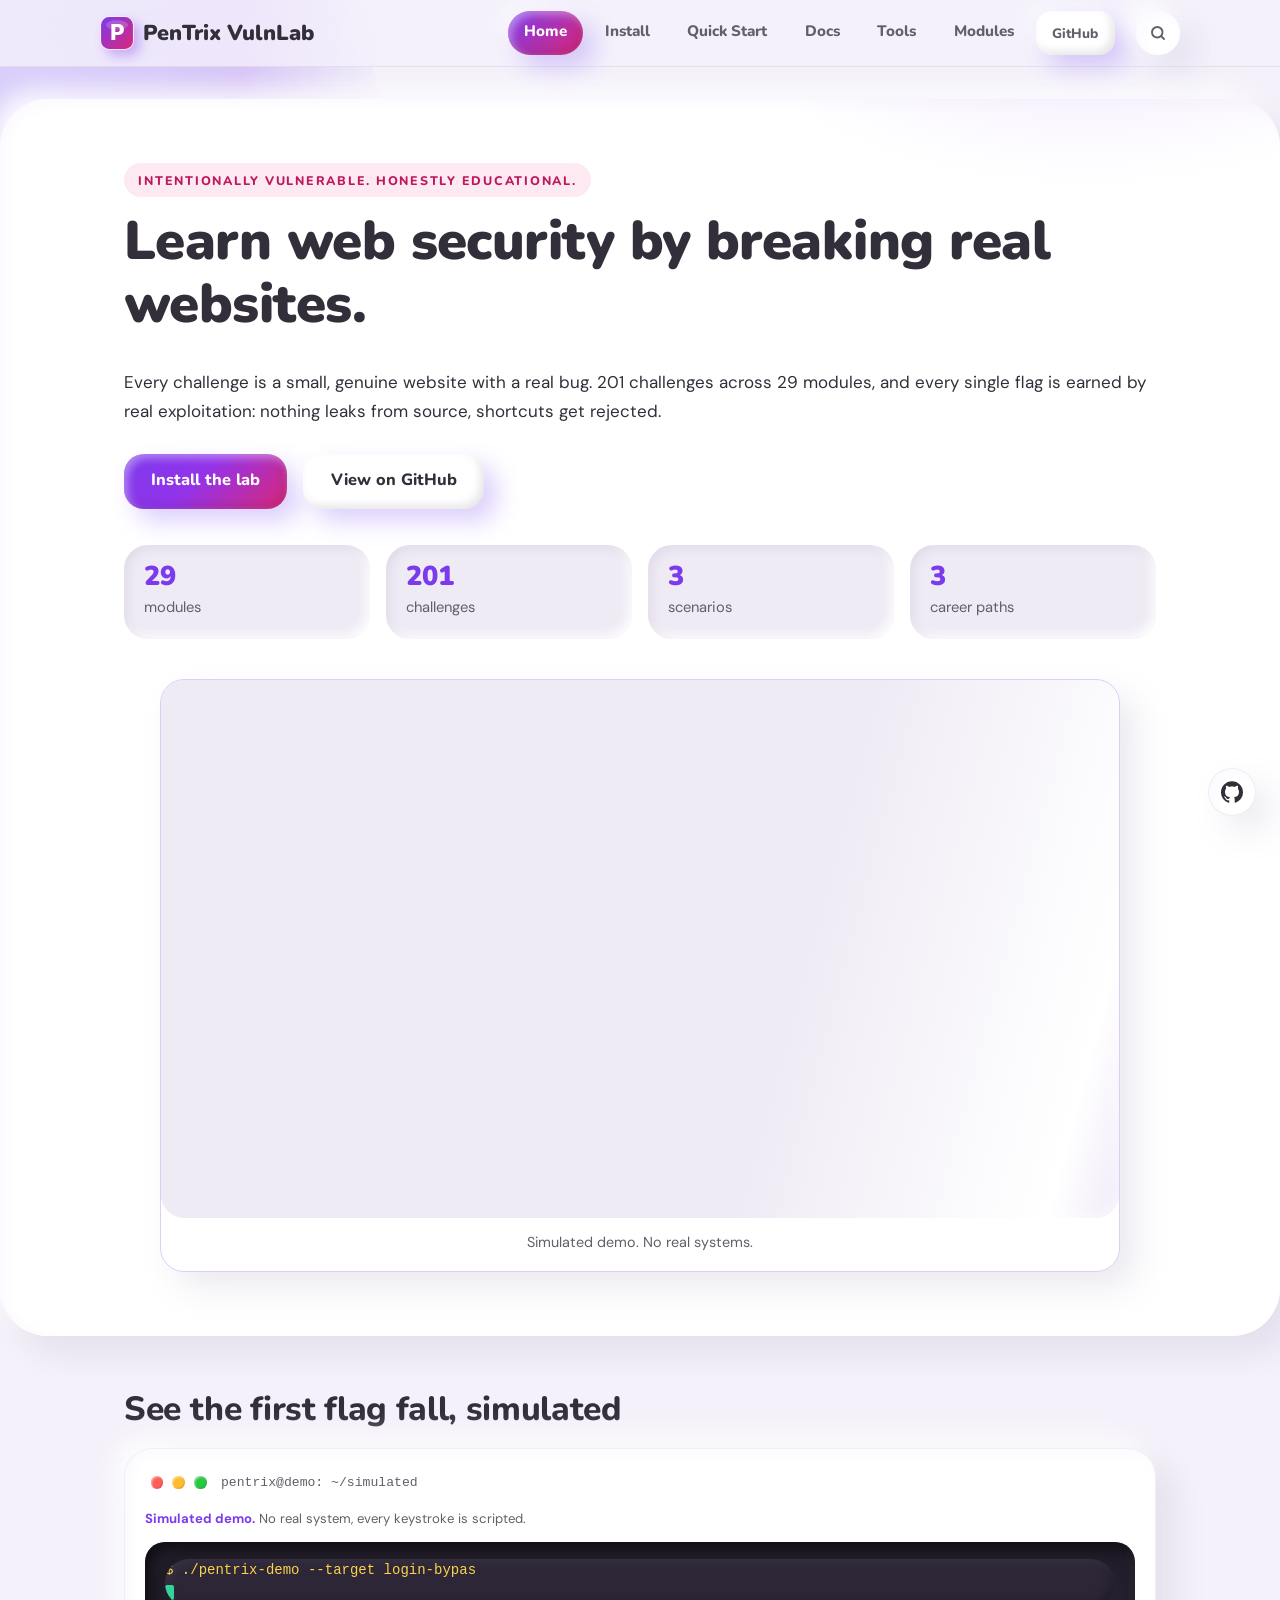
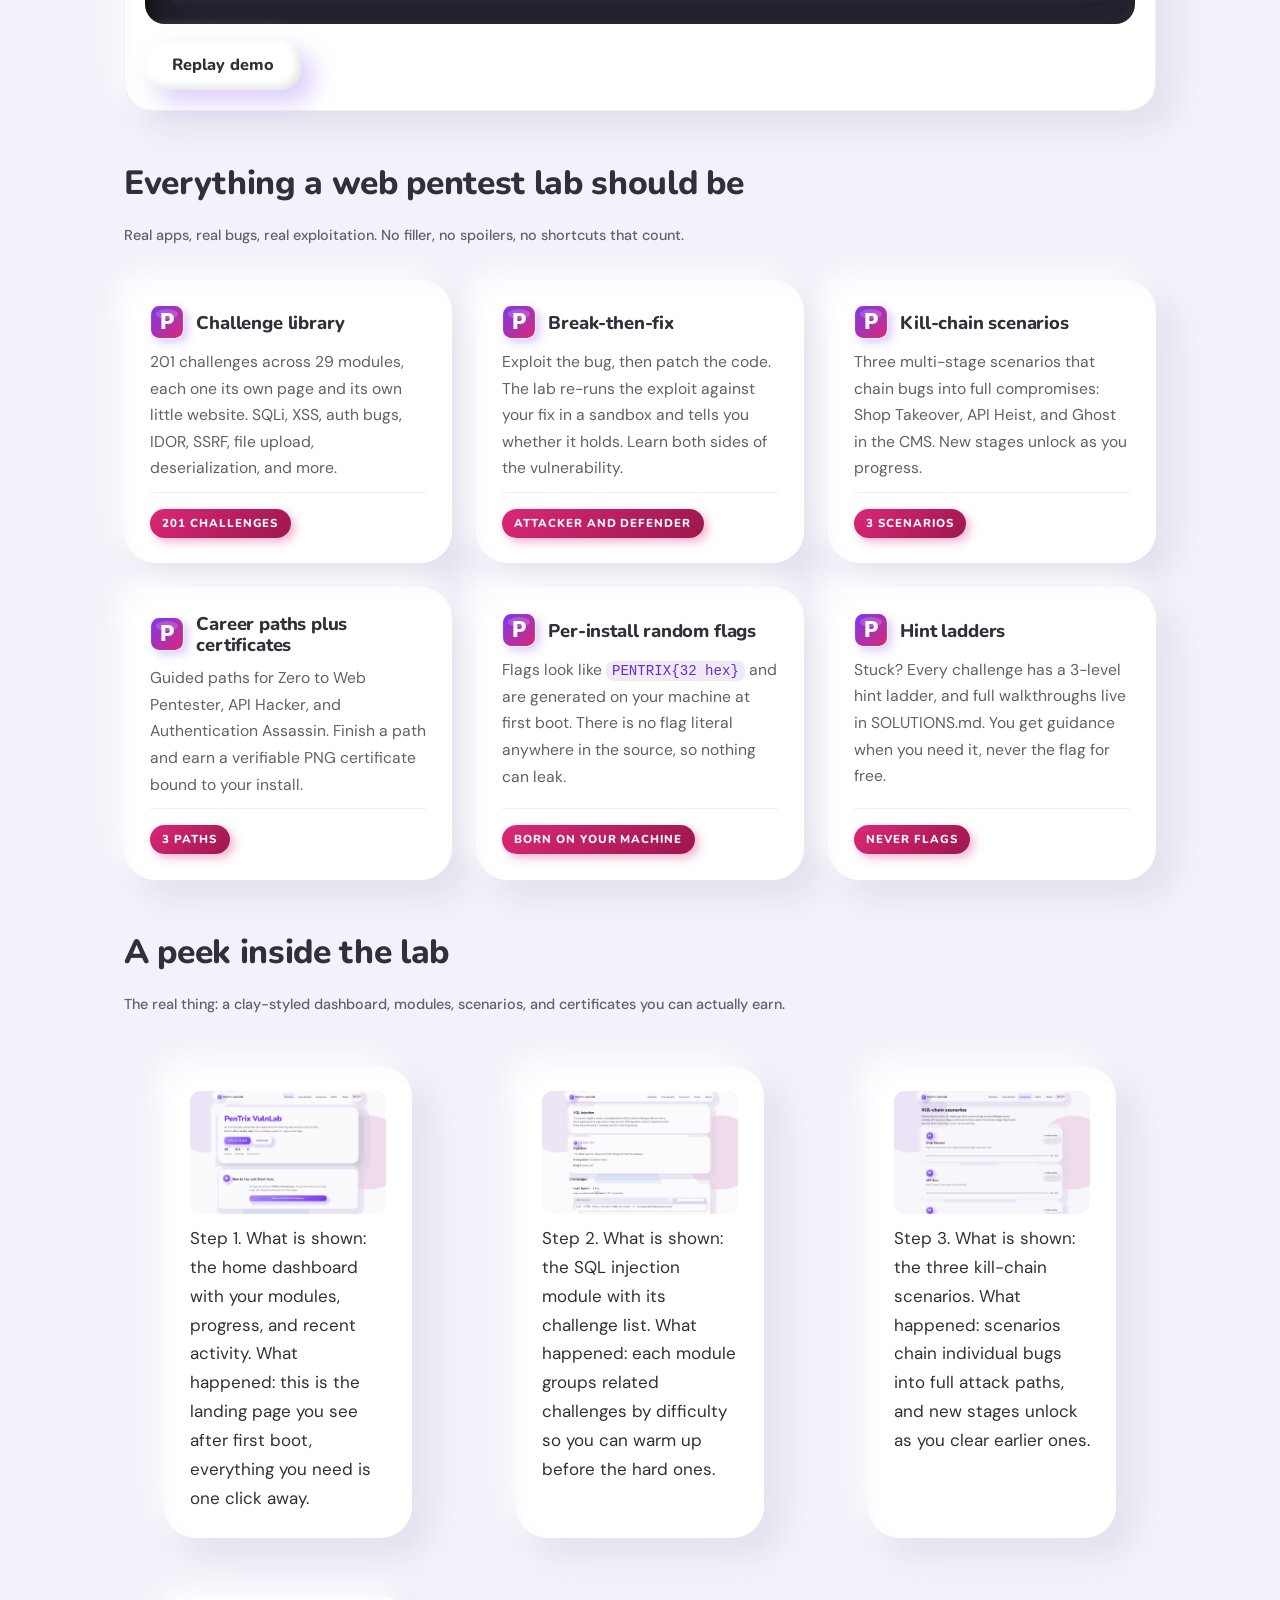
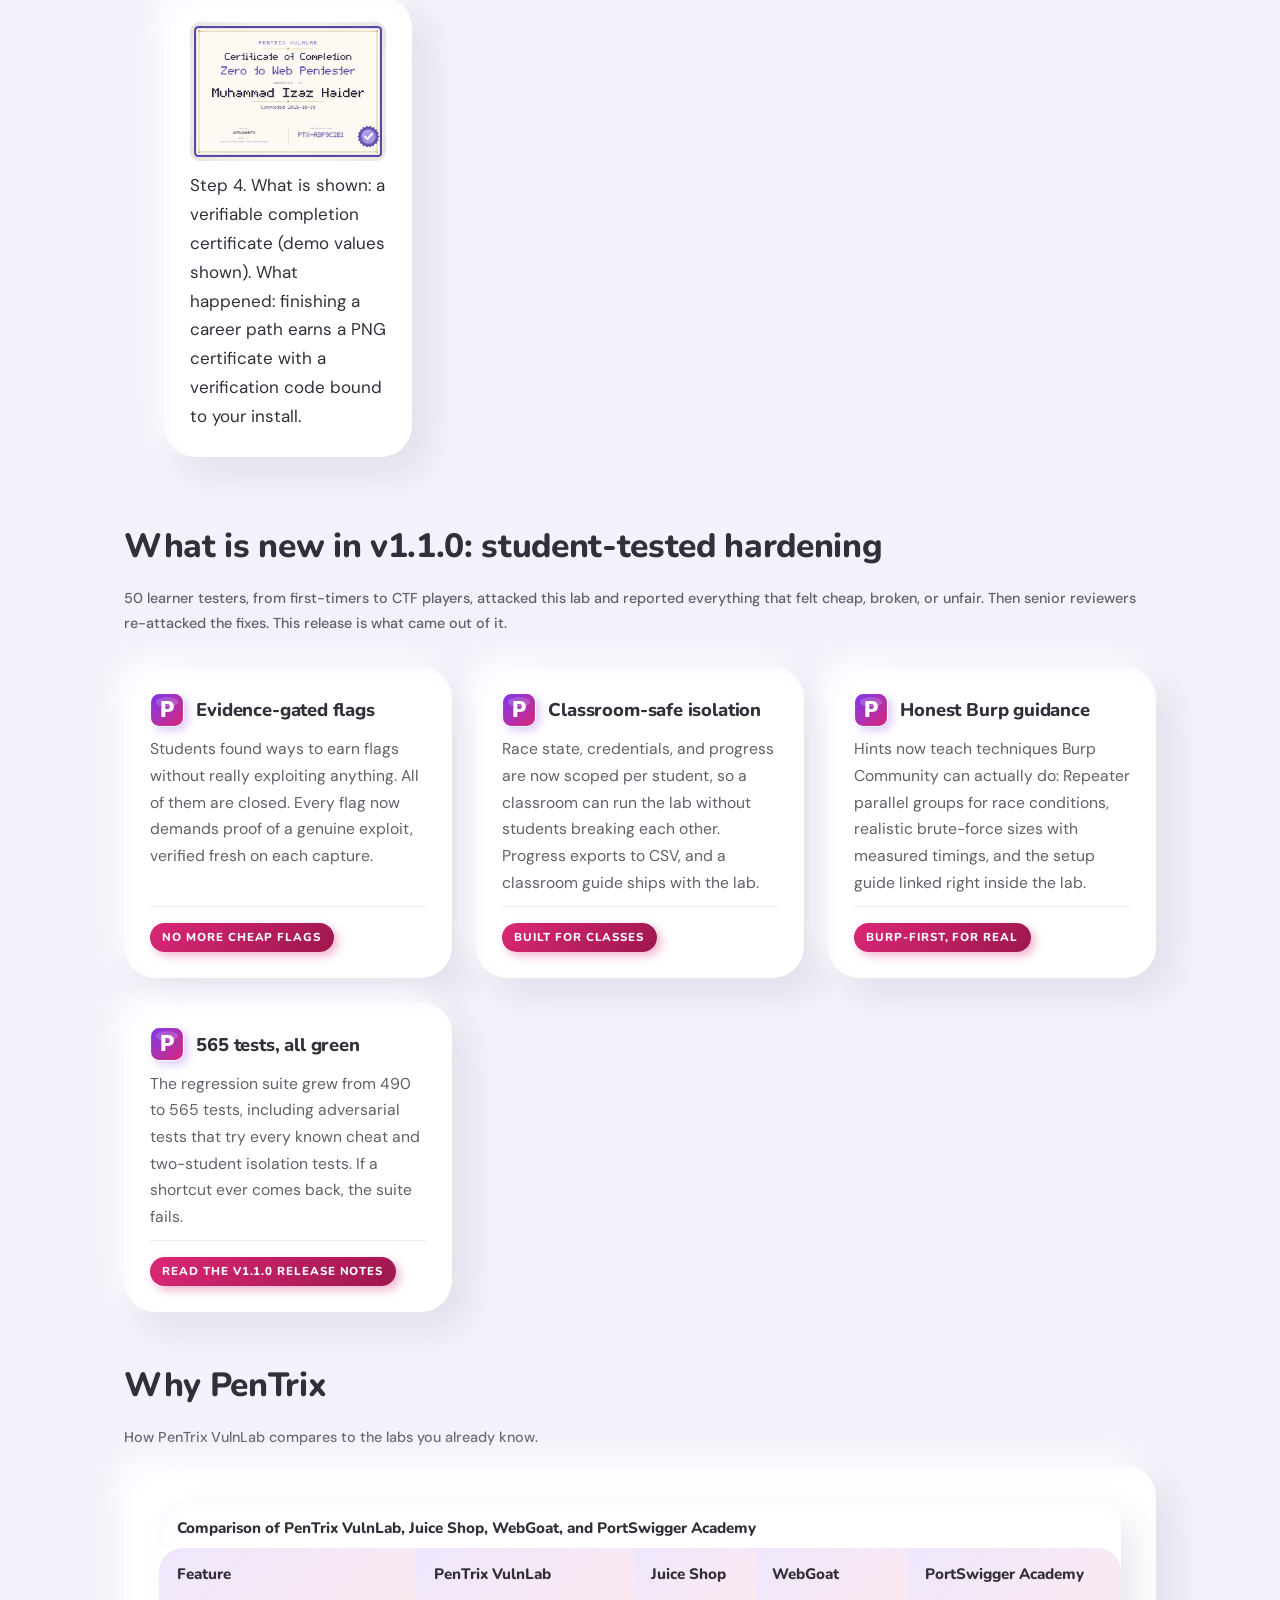
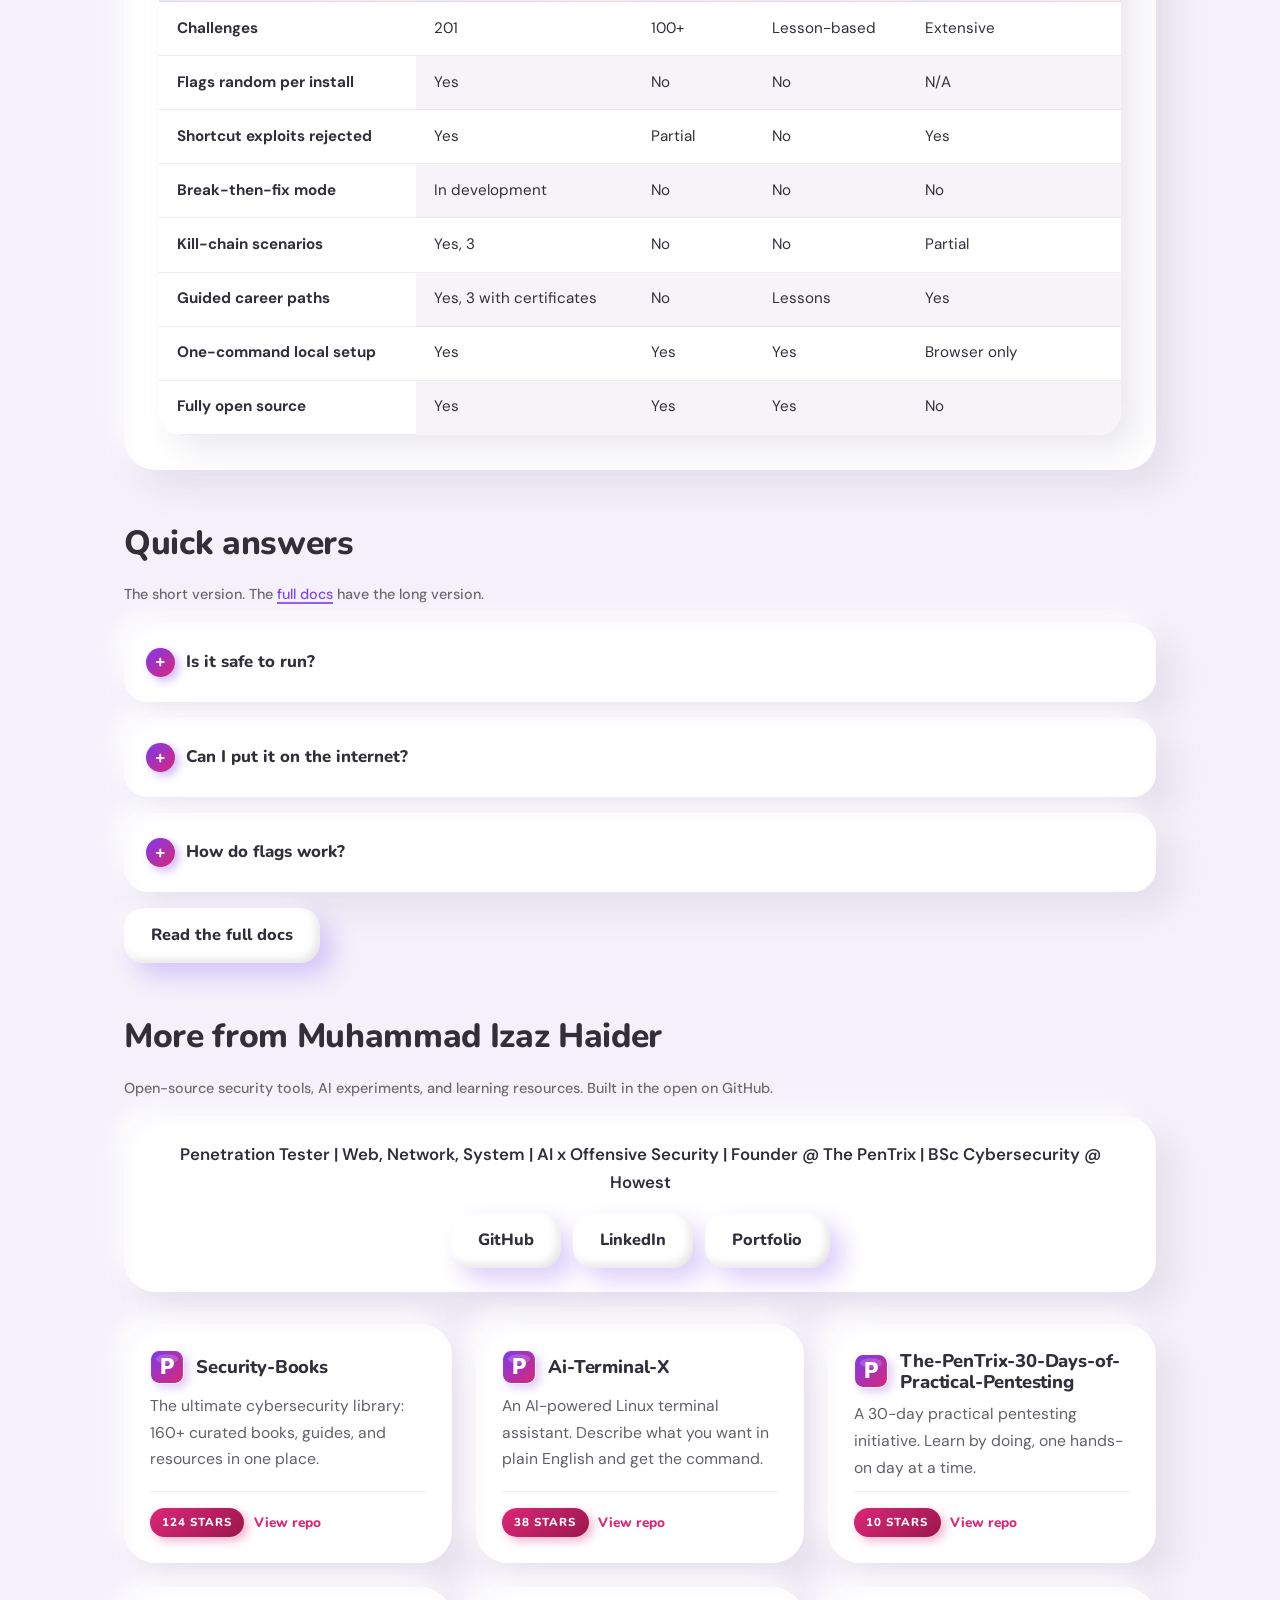
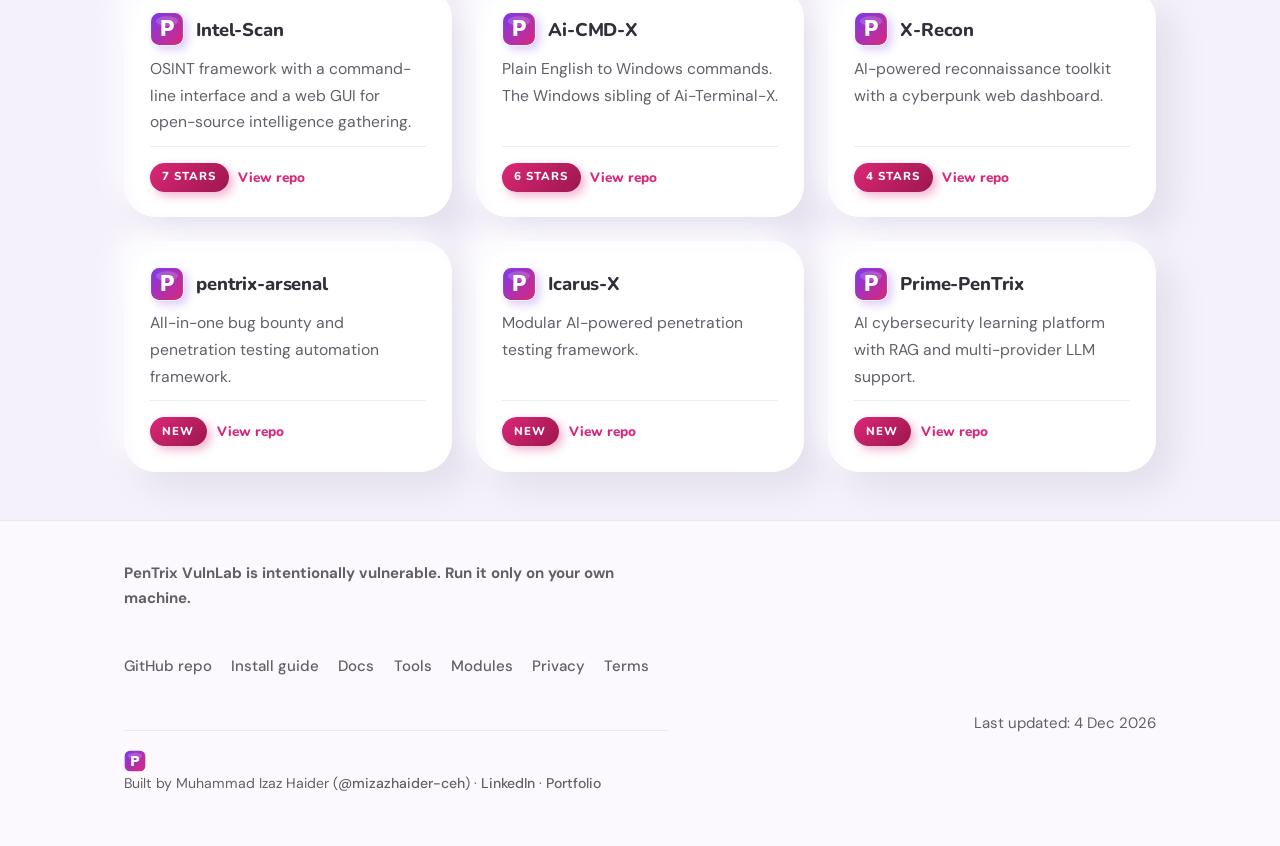
<file: index.html>
<!DOCTYPE html>
<html lang="en">
<head>
<meta charset="utf-8">
<meta name="viewport" content="width=device-width, initial-scale=1">
<title>PenTrix VulnLab: Learn Web Security by Breaking Real Websites</title>
<meta name="description" content="PenTrix VulnLab is an intentionally vulnerable lab with 201 hands-on web security challenges across 29 modules. Every flag is earned by real exploitation, nothing leaks from source.">
<link rel="icon" href="assets/img/favicon.svg" type="image/svg+xml">
<link rel="icon" type="image/png" sizes="32x32" href="assets/img/favicon-32.png">
<link rel="icon" type="image/png" sizes="16x16" href="assets/img/favicon-16.png">
<link rel="apple-touch-icon" href="assets/img/apple-touch-icon.png">
<link rel="manifest" href="site.webmanifest">
<link rel="mask-icon" href="assets/img/favicon.svg" color="#7C3AED">
<!-- Analytics: not installed. To enable privacy-friendly analytics (Plausible or Umami recommended), paste the snippet here. Owner approval required before adding any tracker. -->
<link rel="preconnect" href="https://fonts.googleapis.com">
<link rel="preconnect" href="https://fonts.gstatic.com" crossorigin>
<link href="https://fonts.googleapis.com/css2?family=DM+Sans:wght@400;500;700&family=Nunito:wght@700;800;900&display=swap" rel="stylesheet">
<link rel="stylesheet" href="assets/css/site.css">
<link rel="stylesheet" href="assets/css/terminal.css">
<link rel="canonical" href="https://mizazhaider-ceh.github.io/PenTrix-VulnLab-Website/index.html">
<meta name="theme-color" content="#7C3AED">
<meta property="og:title" content="PenTrix VulnLab: Learn Web Security by Breaking Real Websites">
<meta property="og:description" content="PenTrix VulnLab is an intentionally vulnerable lab with 201 hands-on web security challenges across 29 modules. Every flag is earned by real exploitation, nothing leaks from source.">
<meta property="og:type" content="website">
<meta property="og:url" content="https://mizazhaider-ceh.github.io/PenTrix-VulnLab-Website/index.html">
<meta property="og:image" content="https://mizazhaider-ceh.github.io/PenTrix-VulnLab-Website/assets/img/og-image.png">
<meta property="og:image:width" content="1200">
<meta property="og:image:height" content="630">
<meta property="og:image:alt" content="PenTrix VulnLab: learn web security by breaking real websites. 201 challenges, 29 modules, 3 scenarios.">
<meta name="twitter:card" content="summary_large_image">
<meta name="twitter:title" content="PenTrix VulnLab: Learn Web Security by Breaking Real Websites">
<meta name="twitter:description" content="PenTrix VulnLab is an intentionally vulnerable lab with 201 hands-on web security challenges across 29 modules. Every flag is earned by real exploitation, nothing leaks from source.">
<meta name="twitter:image" content="https://mizazhaider-ceh.github.io/PenTrix-VulnLab-Website/assets/img/og-image.png">
</head>
<body>

<a class="skip-link" href="#main-content">Skip to main content</a>

<div class="blobs" aria-hidden="true">
  <span class="blob-1"></span>
  <span class="blob-2"></span>
  <span class="blob-3"></span>
</div>

<header class="topbar">
  <div class="wrap topbar-inner">
    <a class="brand" href="index.html">
      <img class="mark" src="assets/img/logo.svg" alt="" width="34" height="34" aria-hidden="true">
      <span>PenTrix VulnLab</span>
    </a>
    <button class="nav-toggle" type="button" aria-expanded="false" aria-controls="mainnav" aria-label="Open menu">
      <span class="nav-toggle-bars" aria-hidden="true"><i></i><i></i><i></i></span>
    </button>
    <nav id="mainnav" aria-label="Main navigation">
      <a href="index.html" aria-current="page">Home</a>
      <a href="install.html">Install</a>
      <a href="quickstart.html">Quick Start</a>
      <a href="docs.html">Docs</a>
      <a href="tools.html">Tools</a>
      <a href="modules.html">Modules</a>
      <a class="clay-btn clay-btn-sm" href="https://github.com/mizazhaider-ceh/PenTrix-VulnLab" target="_blank" rel="noopener">GitHub</a>
    </nav>
    <button class="search-btn" id="search-open" type="button" aria-label="Search this site" aria-expanded="false" title="Search (press /)">
      <svg width="18" height="18" viewBox="0 0 24 24" fill="none" stroke="currentColor" stroke-width="2.5" stroke-linecap="round" aria-hidden="true"><circle cx="11" cy="11" r="7"/><path d="M20 20l-3.8-3.8"/></svg>
    </button>
  </div>
</header>
<!-- Site search overlay. The button lives in the site header, after the nav. -->
<div class="search-overlay" id="search-overlay" role="dialog" aria-modal="true" aria-labelledby="search-label" hidden>
  <div class="search-backdrop"></div>
  <div class="search-panel">
    <span class="visually-hidden" id="search-label">Search this site</span>
    <div class="search-head">
      <svg width="20" height="20" viewBox="0 0 24 24" fill="none" stroke="currentColor" stroke-width="2.5" stroke-linecap="round" aria-hidden="true"><circle cx="11" cy="11" r="7"/><path d="M20 20l-3.8-3.8"/></svg>
      <input class="search-input" id="search-input" type="search" placeholder="Search pages, modules, tools..." autocomplete="off" spellcheck="false" role="combobox" aria-expanded="false" aria-controls="search-results" aria-autocomplete="list">
      <button class="search-close" id="search-close" type="button" aria-label="Close search">
        <svg width="16" height="16" viewBox="0 0 24 24" fill="none" stroke="currentColor" stroke-width="2.5" stroke-linecap="round" aria-hidden="true"><path d="M6 6l12 12M18 6L6 18"/></svg>
      </button>
    </div>
    <ul class="search-results" id="search-results" role="listbox" aria-label="Search results"></ul>
    <p class="search-foot"><kbd>/</kbd> opens search <kbd>Esc</kbd> closes <kbd>&uarr;</kbd><kbd>&darr;</kbd> moves <kbd>Enter</kbd> opens result</p>
  </div>
</div>


<main id="main-content">
  <section class="hero">
    <div class="wrap">
      <p class="kicker" data-hero="1">Intentionally vulnerable. Honestly educational.</p>
      <h1 data-hero="2">Learn web security by breaking real websites.</h1>
      <p class="subhead" data-hero="3">Every challenge is a small, genuine website with a real bug. 201 challenges across 29 modules, and every single flag is earned by real exploitation: nothing leaks from source, shortcuts get rejected.</p>
      <div class="cta-row" data-hero="4">
        <a class="clay-btn clay-btn-primary" href="install.html">Install the lab</a>
        <a class="clay-btn clay-btn-secondary" href="https://github.com/mizazhaider-ceh/PenTrix-VulnLab" target="_blank" rel="noopener">View on GitHub</a>
      </div>
      <div class="stats" role="list" data-hero="5">
        <div class="stat" role="listitem"><strong data-count="29">29</strong><span>modules</span></div>
        <div class="stat" role="listitem"><strong data-count="201">201</strong><span>challenges</span></div>
        <div class="stat" role="listitem"><strong data-count="3">3</strong><span>scenarios</span></div>
        <div class="stat" role="listitem"><strong data-count="3">3</strong><span>career paths</span></div>
      </div>
      <div class="hero-video" data-hero="6">
        <span class="skel" style="--ar:16/9"><video muted autoplay loop playsinline preload="metadata" poster="assets/vid/demo-poster.png" aria-label="Simulated demo video: SQL injection login bypass capturing a demo flag">
          <source src="assets/vid/demo.mp4" type="video/mp4">
        </video></span>
        <p class="vid-note">Simulated demo. No real systems.</p>
      </div>
    </div>
  </section>
<!-- Simulated terminal demo (compact) -->
<section class="wrap" aria-labelledby="demo-h">
  <h2 id="demo-h">See the first flag fall, simulated</h2>
  <div class="term" data-reveal data-term="compact">
    <div class="term-bar" aria-hidden="true"><i></i><i></i><i></i><span class="term-title">pentrix@demo: ~/simulated</span></div>
    <p class="term-note"><strong>Simulated demo.</strong> No real system, every keystroke is scripted.</p>
    <div class="term-screen">
      <pre class="term-static">$ ./pentrix-demo --target login-bypass
[*] SIMULATION: no real system involved
[+] typing username: admin' -- 
[+] typing password: ********
[+] server: 200 OK, welcome back, admin
[+] flag captured: PENTRIX{DEMO-SIMULATED-FLAG}</pre>
      <pre class="term-live" aria-hidden="true"></pre>
    </div>
    <button class="term-replay clay-btn clay-btn-secondary" type="button">Replay demo</button>
  </div>
</section>

  <section class="wrap" id="features" aria-labelledby="features-h">
    <h2 id="features-h" data-reveal>Everything a web pentest lab should be</h2>
    <p class="tagline" data-reveal>Real apps, real bugs, real exploitation. No filler, no spoilers, no shortcuts that count.</p>
    <div class="grid">
      <article class="clay-card" data-reveal data-rdg="0">
        <div class="card-top"><img class="mark" src="assets/img/logo.svg" alt="" width="34" height="34" aria-hidden="true"><h3>Challenge library</h3></div>
        <p>201 challenges across 29 modules, each one its own page and its own little website. SQLi, XSS, auth bugs, IDOR, SSRF, file upload, deserialization, and more.</p>
        <div class="card-foot"><span class="badge-new">201 challenges</span></div>
      </article>
      <article class="clay-card" data-reveal data-rdg="1">
        <div class="card-top"><img class="mark" src="assets/img/logo.svg" alt="" width="34" height="34" aria-hidden="true"><h3>Break-then-fix</h3></div>
        <p>Exploit the bug, then patch the code. The lab re-runs the exploit against your fix in a sandbox and tells you whether it holds. Learn both sides of the vulnerability.</p>
        <div class="card-foot"><span class="badge-new">Attacker and defender</span></div>
      </article>
      <article class="clay-card" data-reveal data-rdg="2">
        <div class="card-top"><img class="mark" src="assets/img/logo.svg" alt="" width="34" height="34" aria-hidden="true"><h3>Kill-chain scenarios</h3></div>
        <p>Three multi-stage scenarios that chain bugs into full compromises: Shop Takeover, API Heist, and Ghost in the CMS. New stages unlock as you progress.</p>
        <div class="card-foot"><span class="badge-new">3 scenarios</span></div>
      </article>
      <article class="clay-card" data-reveal data-rdg="3">
        <div class="card-top"><img class="mark" src="assets/img/logo.svg" alt="" width="34" height="34" aria-hidden="true"><h3>Career paths plus certificates</h3></div>
        <p>Guided paths for Zero to Web Pentester, API Hacker, and Authentication Assassin. Finish a path and earn a verifiable PNG certificate bound to your install.</p>
        <div class="card-foot"><span class="badge-new">3 paths</span></div>
      </article>
      <article class="clay-card" data-reveal data-rdg="0">
        <div class="card-top"><img class="mark" src="assets/img/logo.svg" alt="" width="34" height="34" aria-hidden="true"><h3>Per-install random flags</h3></div>
        <p>Flags look like <code>PENTRIX{32 hex}</code> and are generated on your machine at first boot. There is no flag literal anywhere in the source, so nothing can leak.</p>
        <div class="card-foot"><span class="badge-new">Born on your machine</span></div>
      </article>
      <article class="clay-card" data-reveal data-rdg="1">
        <div class="card-top"><img class="mark" src="assets/img/logo.svg" alt="" width="34" height="34" aria-hidden="true"><h3>Hint ladders</h3></div>
        <p>Stuck? Every challenge has a 3-level hint ladder, and full walkthroughs live in SOLUTIONS.md. You get guidance when you need it, never the flag for free.</p>
        <div class="card-foot"><span class="badge-new">Never flags</span></div>
      </article>
    </div>
  </section>

  <section class="wrap" id="gallery" aria-labelledby="gallery-h">
    <h2 id="gallery-h" data-reveal>A peek inside the lab</h2>
    <p class="tagline" data-reveal>The real thing: a clay-styled dashboard, modules, scenarios, and certificates you can actually earn.</p>
    <div class="grid">
      <figure class="clay-card" data-reveal data-rdg="0">
        <span class="skel" style="--ar:275/172"><img src="assets/img/shot-home.png" alt="PenTrix VulnLab home page with a hero showing 29 modules, 201 challenges, 0 flags captured, and a getting started card recommending CSRF and Clickjacking" loading="lazy" decoding="async"></span>
        <figcaption>Step 1. What is shown: the home dashboard with your modules, progress, and recent activity. What happened: this is the landing page you see after first boot, everything you need is one click away.</figcaption>
      </figure>
      <figure class="clay-card" data-reveal data-rdg="1">
        <span class="skel" style="--ar:275/172"><img src="assets/img/shot-sqli-module.png" alt="SQL Injection module page describing 11 challenges from login bypass to error based extraction, with the Injection learning track and a Login Bypass curl starting point command" loading="lazy" decoding="async"></span>
        <figcaption>Step 2. What is shown: the SQL injection module with its challenge list. What happened: each module groups related challenges by difficulty so you can warm up before the hard ones.</figcaption>
      </figure>
      <figure class="clay-card" data-reveal data-rdg="2">
        <span class="skel" style="--ar:275/172"><img src="assets/img/shot-scenarios.png" alt="Kill-chain scenarios page showing Shop Takeover, API Heist, and Ghost in the CMS" loading="lazy" decoding="async"></span>
        <figcaption>Step 3. What is shown: the three kill-chain scenarios. What happened: scenarios chain individual bugs into full attack paths, and new stages unlock as you clear earlier ones.</figcaption>
      </figure>
      <figure class="clay-card" data-reveal data-rdg="3">
        <span class="skel" style="--ar:24/17"><img src="assets/img/shot-certificate.png" alt="Zero to Web Pentester completion certificate awarded to Muhammad Izaz Haider, completed 2026-10-19, with verification code PTX-A3F9C2E1" loading="lazy" decoding="async"></span>
        <figcaption>Step 4. What is shown: a verifiable completion certificate (demo values shown). What happened: finishing a career path earns a PNG certificate with a verification code bound to your install.</figcaption>
      </figure>
    </div>
  </section>

  <section class="wrap" id="whatsnew" aria-labelledby="whatsnew-h">
    <h2 id="whatsnew-h" data-reveal>What is new in v1.1.0: student-tested hardening</h2>
    <p class="tagline" data-reveal>50 learner testers, from first-timers to CTF players, attacked this lab and reported everything that felt cheap, broken, or unfair. Then senior reviewers re-attacked the fixes. This release is what came out of it.</p>
    <div class="grid">
      <article class="clay-card" data-reveal data-rdg="0">
        <div class="card-top"><img class="mark" src="assets/img/logo.svg" alt="" width="34" height="34" aria-hidden="true"><h3>Evidence-gated flags</h3></div>
        <p>Students found ways to earn flags without really exploiting anything. All of them are closed. Every flag now demands proof of a genuine exploit, verified fresh on each capture.</p>
        <div class="card-foot"><span class="badge-new">No more cheap flags</span></div>
      </article>
      <article class="clay-card" data-reveal data-rdg="1">
        <div class="card-top"><img class="mark" src="assets/img/logo.svg" alt="" width="34" height="34" aria-hidden="true"><h3>Classroom-safe isolation</h3></div>
        <p>Race state, credentials, and progress are now scoped per student, so a classroom can run the lab without students breaking each other. Progress exports to CSV, and a classroom guide ships with the lab.</p>
        <div class="card-foot"><span class="badge-new">Built for classes</span></div>
      </article>
      <article class="clay-card" data-reveal data-rdg="2">
        <div class="card-top"><img class="mark" src="assets/img/logo.svg" alt="" width="34" height="34" aria-hidden="true"><h3>Honest Burp guidance</h3></div>
        <p>Hints now teach techniques Burp Community can actually do: Repeater parallel groups for race conditions, realistic brute-force sizes with measured timings, and the setup guide linked right inside the lab.</p>
        <div class="card-foot"><span class="badge-new">Burp-first, for real</span></div>
      </article>
      <article class="clay-card" data-reveal data-rdg="3">
        <div class="card-top"><img class="mark" src="assets/img/logo.svg" alt="" width="34" height="34" aria-hidden="true"><h3>565 tests, all green</h3></div>
        <p>The regression suite grew from 490 to 565 tests, including adversarial tests that try every known cheat and two-student isolation tests. If a shortcut ever comes back, the suite fails.</p>
        <div class="card-foot"><a class="badge-new" href="https://github.com/mizazhaider-ceh/PenTrix-VulnLab/releases/tag/v1.1.0">Read the v1.1.0 release notes</a></div></div>
      </article>
    </div>
  </section>

  <section class="wrap" id="compare" aria-labelledby="compare-h">
    <h2 id="compare-h" data-reveal>Why PenTrix</h2>
    <p class="tagline" data-reveal>How PenTrix VulnLab compares to the labs you already know.</p>
    <div class="card" data-reveal>
      <div class="table-wrap">
        <table>
          <caption>Comparison of PenTrix VulnLab, Juice Shop, WebGoat, and PortSwigger Academy</caption>
          <thead>
            <tr>
              <th scope="col">Feature</th>
              <th scope="col">PenTrix VulnLab</th>
              <th scope="col">Juice Shop</th>
              <th scope="col">WebGoat</th>
              <th scope="col">PortSwigger Academy</th>
            </tr>
          </thead>
          <tbody>
            <tr><th scope="row">Challenges</th><td>201</td><td>100+</td><td>Lesson-based</td><td>Extensive</td></tr>
            <tr><th scope="row">Flags random per install</th><td>Yes</td><td>No</td><td>No</td><td>N/A</td></tr>
            <tr><th scope="row">Shortcut exploits rejected</th><td>Yes</td><td>Partial</td><td>No</td><td>Yes</td></tr>
            <tr><th scope="row">Break-then-fix mode</th><td>In development</td><td>No</td><td>No</td><td>No</td></tr>
            <tr><th scope="row">Kill-chain scenarios</th><td>Yes, 3</td><td>No</td><td>No</td><td>Partial</td></tr>
            <tr><th scope="row">Guided career paths</th><td>Yes, 3 with certificates</td><td>No</td><td>Lessons</td><td>Yes</td></tr>
            <tr><th scope="row">One-command local setup</th><td>Yes</td><td>Yes</td><td>Yes</td><td>Browser only</td></tr>
            <tr><th scope="row">Fully open source</th><td>Yes</td><td>Yes</td><td>Yes</td><td>No</td></tr>
          </tbody>
        </table>
      </div>
    </div>
  </section>

  <section class="wrap" id="faq" aria-labelledby="faq-h">
    <h2 id="faq-h" data-reveal>Quick answers</h2>
    <p class="tagline" data-reveal>The short version. The <a href="docs.html">full docs</a> have the long version.</p>
    <details data-reveal><summary>Is it safe to run?</summary><div class="faq-body"><div><p>Yes, on your own machine. The lab is built to run localhost-only: the Docker setup binds to localhost, drops Linux capabilities, limits memory and CPU, and includes a healthcheck. Keep it on your own machine or an isolated lab network, and never point it at anyone else's systems.</p></div></div></details>
    <details data-reveal><summary>Can I put it on the internet?</summary><div class="faq-body"><div><p>No. PenTrix VulnLab is intentionally vulnerable, so a public deployment would be compromised within hours. Run it only on your own machine or an isolated lab network.</p></div></div></details>
    <details data-reveal><summary>How do flags work?</summary><div class="faq-body"><div><p>Every flag looks like <code>PENTRIX{32 hex}</code> and is generated randomly on your machine at first boot. No flag exists in the source code, so the only way to get one is to genuinely exploit the challenge. Shortcuts earn nothing: bare beacons get 400, token replays get 400.</p></div></div></details>
    <p data-reveal><a class="clay-btn clay-btn-secondary" href="docs.html">Read the full docs</a></p>
  </section>

<section class="wrap" id="projects" aria-labelledby="projects-h">
  <h2 id="projects-h" data-reveal>More from Muhammad Izaz Haider</h2>
  <p class="tagline" data-reveal>Open-source security tools, AI experiments, and learning resources. Built in the open on GitHub.</p>
  <div class="author-band" data-reveal>
    <p class="author-bio">Penetration Tester | Web, Network, System | AI x Offensive Security | Founder @ The PenTrix | BSc Cybersecurity @ Howest</p>
    <div class="author-links">
      <a class="clay-btn clay-btn-secondary" href="https://github.com/mizazhaider-ceh" target="_blank" rel="noopener">GitHub</a>
      <a class="clay-btn clay-btn-secondary" href="https://www.linkedin.com/in/muhammad-izaz-haider-091639314/" target="_blank" rel="noopener">LinkedIn</a>
      <a class="clay-btn clay-btn-secondary" href="https://www.mizazhaider-ceh.dev/" target="_blank" rel="noopener">Portfolio</a>
    </div>
  </div>
  <div class="grid">
    <article class="clay-card" data-reveal data-rdg="0">
      <div class="card-top"><img class="mark" src="assets/img/logo.svg" alt="" width="34" height="34" aria-hidden="true"><h3>Security-Books</h3></div>
      <p>The ultimate cybersecurity library: 160+ curated books, guides, and resources in one place.</p>
      <div class="card-foot"><span class="badge-new">124 stars</span><a class="repo-link" href="https://github.com/mizazhaider-ceh/Security-Books" target="_blank" rel="noopener">View repo</a></div>
    </article>
    <article class="clay-card" data-reveal data-rdg="1">
      <div class="card-top"><img class="mark" src="assets/img/logo.svg" alt="" width="34" height="34" aria-hidden="true"><h3>Ai-Terminal-X</h3></div>
      <p>An AI-powered Linux terminal assistant. Describe what you want in plain English and get the command.</p>
      <div class="card-foot"><span class="badge-new">38 stars</span><a class="repo-link" href="https://github.com/mizazhaider-ceh/Ai-Terminal-X" target="_blank" rel="noopener">View repo</a></div>
    </article>
    <article class="clay-card" data-reveal data-rdg="2">
      <div class="card-top"><img class="mark" src="assets/img/logo.svg" alt="" width="34" height="34" aria-hidden="true"><h3>The-PenTrix-30-Days-of-Practical-Pentesting</h3></div>
      <p>A 30-day practical pentesting initiative. Learn by doing, one hands-on day at a time.</p>
      <div class="card-foot"><span class="badge-new">10 stars</span><a class="repo-link" href="https://github.com/mizazhaider-ceh/The-PenTrix-30-Days-of-Practical-Pentesting" target="_blank" rel="noopener">View repo</a></div>
    </article>
    <article class="clay-card" data-reveal data-rdg="3">
      <div class="card-top"><img class="mark" src="assets/img/logo.svg" alt="" width="34" height="34" aria-hidden="true"><h3>Intel-Scan</h3></div>
      <p>OSINT framework with a command-line interface and a web GUI for open-source intelligence gathering.</p>
      <div class="card-foot"><span class="badge-new">7 stars</span><a class="repo-link" href="https://github.com/mizazhaider-ceh/Intel-Scan" target="_blank" rel="noopener">View repo</a></div>
    </article>
    <article class="clay-card" data-reveal data-rdg="0">
      <div class="card-top"><img class="mark" src="assets/img/logo.svg" alt="" width="34" height="34" aria-hidden="true"><h3>Ai-CMD-X</h3></div>
      <p>Plain English to Windows commands. The Windows sibling of Ai-Terminal-X.</p>
      <div class="card-foot"><span class="badge-new">6 stars</span><a class="repo-link" href="https://github.com/mizazhaider-ceh/Ai-CMD-X" target="_blank" rel="noopener">View repo</a></div>
    </article>
    <article class="clay-card" data-reveal data-rdg="1">
      <div class="card-top"><img class="mark" src="assets/img/logo.svg" alt="" width="34" height="34" aria-hidden="true"><h3>X-Recon</h3></div>
      <p>AI-powered reconnaissance toolkit with a cyberpunk web dashboard.</p>
      <div class="card-foot"><span class="badge-new">4 stars</span><a class="repo-link" href="https://github.com/mizazhaider-ceh/X-Recon" target="_blank" rel="noopener">View repo</a></div>
    </article>
    <article class="clay-card" data-reveal data-rdg="2">
      <div class="card-top"><img class="mark" src="assets/img/logo.svg" alt="" width="34" height="34" aria-hidden="true"><h3>pentrix-arsenal</h3></div>
      <p>All-in-one bug bounty and penetration testing automation framework.</p>
      <div class="card-foot"><span class="badge-new">NEW</span><a class="repo-link" href="https://github.com/mizazhaider-ceh/pentrix-arsenal" target="_blank" rel="noopener">View repo</a></div>
    </article>
    <article class="clay-card" data-reveal data-rdg="3">
      <div class="card-top"><img class="mark" src="assets/img/logo.svg" alt="" width="34" height="34" aria-hidden="true"><h3>Icarus-X</h3></div>
      <p>Modular AI-powered penetration testing framework.</p>
      <div class="card-foot"><span class="badge-new">NEW</span><a class="repo-link" href="https://github.com/mizazhaider-ceh/Icarus-X" target="_blank" rel="noopener">View repo</a></div>
    </article>
    <article class="clay-card" data-reveal data-rdg="0">
      <div class="card-top"><img class="mark" src="assets/img/logo.svg" alt="" width="34" height="34" aria-hidden="true"><h3>Prime-PenTrix</h3></div>
      <p>AI cybersecurity learning platform with RAG and multi-provider LLM support.</p>
      <div class="card-foot"><span class="badge-new">NEW</span><a class="repo-link" href="https://github.com/mizazhaider-ceh/Prime-PenTrix" target="_blank" rel="noopener">View repo</a></div>
    </article>
  </div>
</section>
</main>

<footer class="foot">
  <div class="wrap">
    <p><strong>PenTrix VulnLab is intentionally vulnerable. Run it only on your own machine.</strong></p>
    <nav aria-label="Footer navigation">
      <a href="https://github.com/mizazhaider-ceh/PenTrix-VulnLab" target="_blank" rel="noopener">GitHub repo</a>
      <a href="install.html">Install guide</a>
      <a href="docs.html">Docs</a>
      <a href="tools.html">Tools</a>
      <a href="modules.html">Modules</a>
      <a href="privacy.html">Privacy</a>
      <a href="terms.html">Terms</a>
    </nav>
    <p class="credit"><img class="foot-mark" src="assets/img/logo.svg" alt="PenTrix VulnLab logo" width="22" height="22"> Built by Muhammad Izaz Haider (<a href="https://github.com/mizazhaider-ceh" target="_blank" rel="noopener">@mizazhaider-ceh</a>) &middot; <a href="https://www.linkedin.com/in/muhammad-izaz-haider-091639314/" target="_blank" rel="noopener">LinkedIn</a> &middot; <a href="https://www.mizazhaider-ceh.dev/" target="_blank" rel="noopener">Portfolio</a></p>
  </div>
</footer>

<!-- Mobile sticky CTA bar: single action for phone widths only -->
<div class="mobile-cta" id="mobileCta" role="region" aria-label="Quick action">
  <a class="mobile-cta-action" href="install.html">
    <svg class="mobile-cta-icon" width="18" height="18" viewBox="0 0 24 24" fill="none" aria-hidden="true">
      <path d="M12 3v12m0 0l-4.5-4.5M12 15l4.5-4.5M4 20h16" stroke="currentColor" stroke-width="2.4" stroke-linecap="round" stroke-linejoin="round"/>
    </svg>
    <span>Install the lab</span>
  </a>
  <button class="mobile-cta-dismiss" type="button" id="mobileCtaDismiss" aria-label="Dismiss the install banner">
    <svg width="14" height="14" viewBox="0 0 14 14" fill="none" aria-hidden="true">
      <path d="M2 2l10 10M12 2L2 12" stroke="currentColor" stroke-width="2.2" stroke-linecap="round"/>
    </svg>
  </button>
</div>

<!-- Floating UI: scroll progress + bottom-right action cluster -->
<div class="progress-bar" id="progressBar" aria-hidden="true"></div>

<a class="fab fab-github" href="https://github.com/mizazhaider-ceh/PenTrix-VulnLab" target="_blank" rel="noopener" aria-label="GitHub repository">
  <svg width="22" height="22" viewBox="0 0 24 24" fill="currentColor" aria-hidden="true">
    <path d="M12 .297c-6.63 0-12 5.373-12 12 0 5.303 3.438 9.8 8.205 11.385.6.113.82-.258.82-.577 0-.285-.01-1.04-.015-2.04-3.338.724-4.042-1.61-4.042-1.61C4.422 18.07 3.633 17.7 3.633 17.7c-1.087-.744.084-.729.084-.729 1.205.084 1.838 1.236 1.838 1.236 1.07 1.835 2.809 1.305 3.495.998.108-.776.417-1.305.76-1.605-2.665-.3-5.466-1.332-5.466-5.93 0-1.31.465-2.38 1.235-3.22-.135-.303-.54-1.523.105-3.176 0 0 1.005-.322 3.3 1.23.96-.267 1.98-.399 3-.405 1.02.006 2.04.138 3 .405 2.28-1.552 3.285-1.23 3.285-1.23.645 1.653.24 2.873.12 3.176.765.84 1.23 1.91 1.23 3.22 0 4.61-2.805 5.625-5.475 5.92.42.36.81 1.096.81 2.22 0 1.606-.015 2.896-.015 3.286 0 .315.21.69.825.57C20.565 22.092 24 17.592 24 12.297c0-6.627-5.373-12-12-12"/>
  </svg>
</a>

<a class="fab to-top" id="toTop" href="#" aria-label="Back to top">
  <svg width="20" height="20" viewBox="0 0 24 24" fill="none" aria-hidden="true">
    <path d="M12 19V5m0 0l-7 7m7-7l7 7" stroke="currentColor" stroke-width="2.4" stroke-linecap="round" stroke-linejoin="round"/>
  </svg>
</a>

<script src="assets/js/site.js" defer></script>
<script src="assets/js/search.js" defer></script>
<script src="assets/js/terminal.js" defer></script>
</body>
</html>
</file>
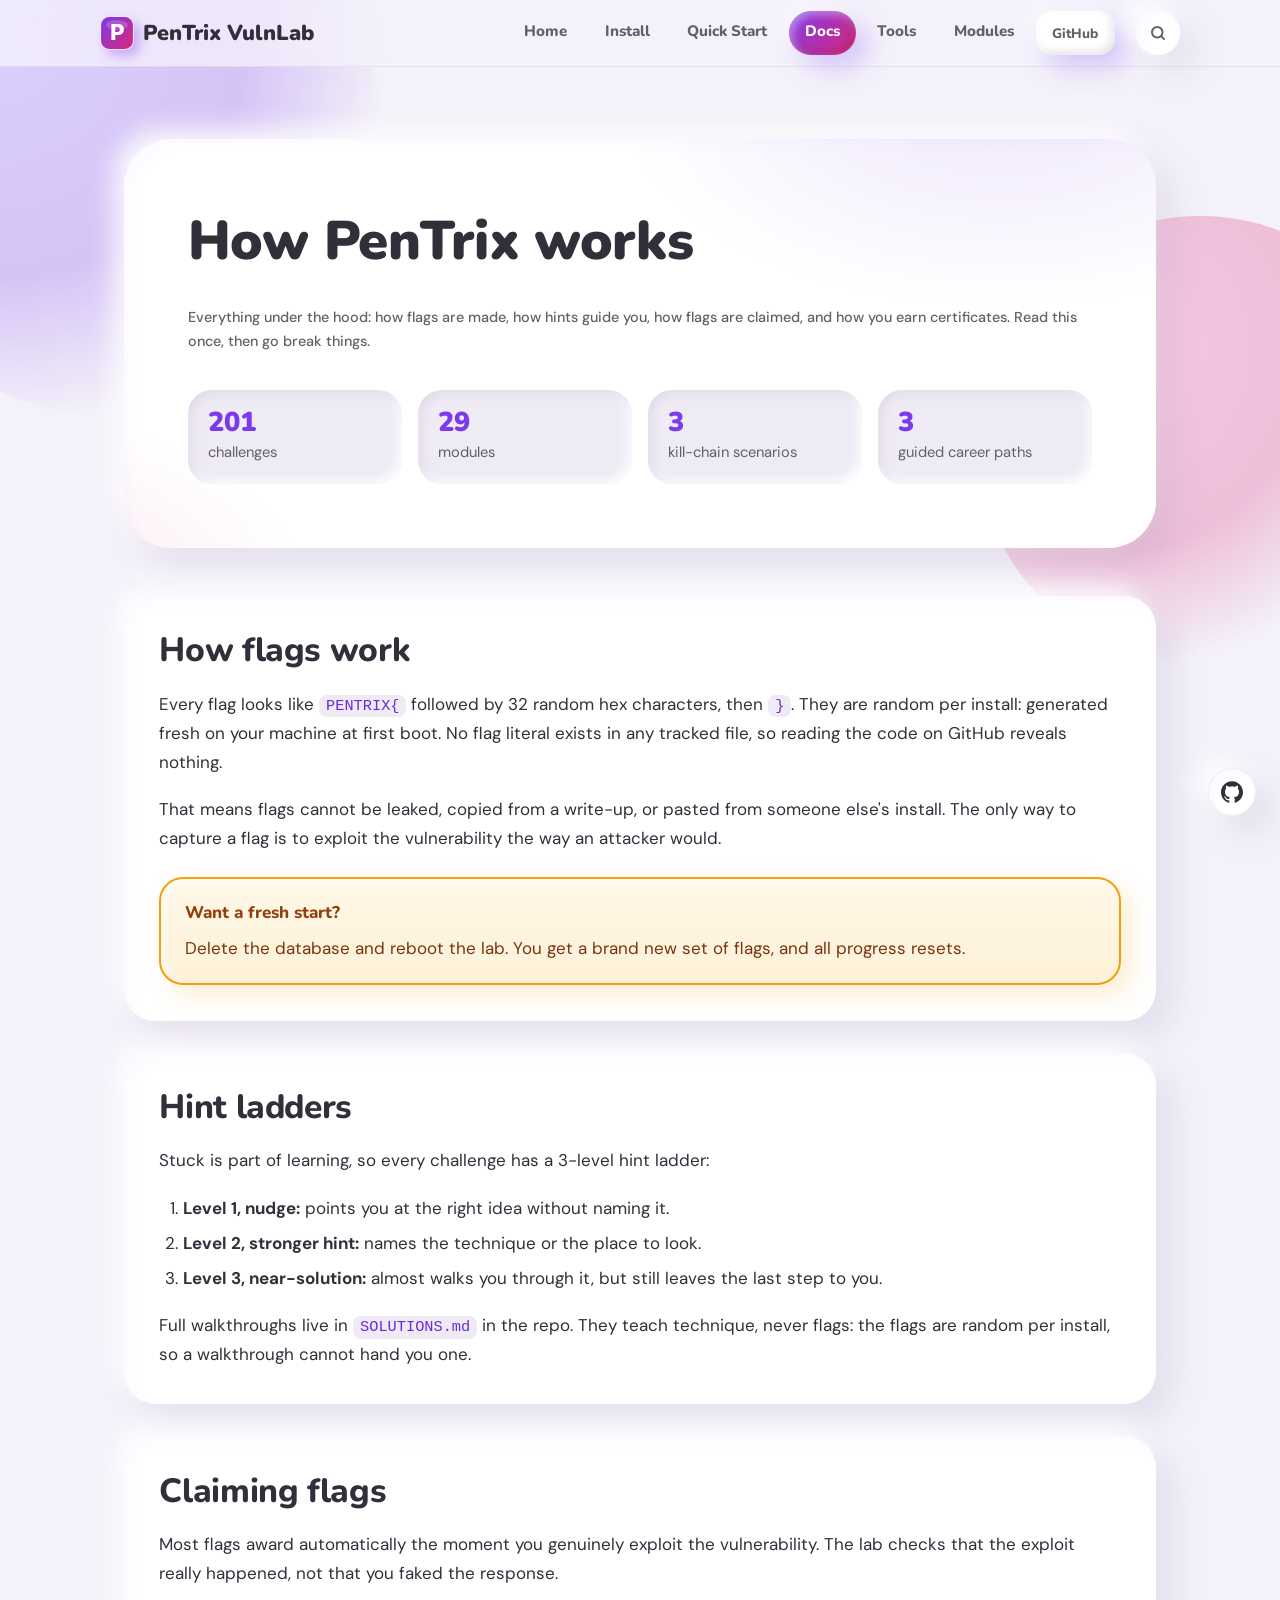
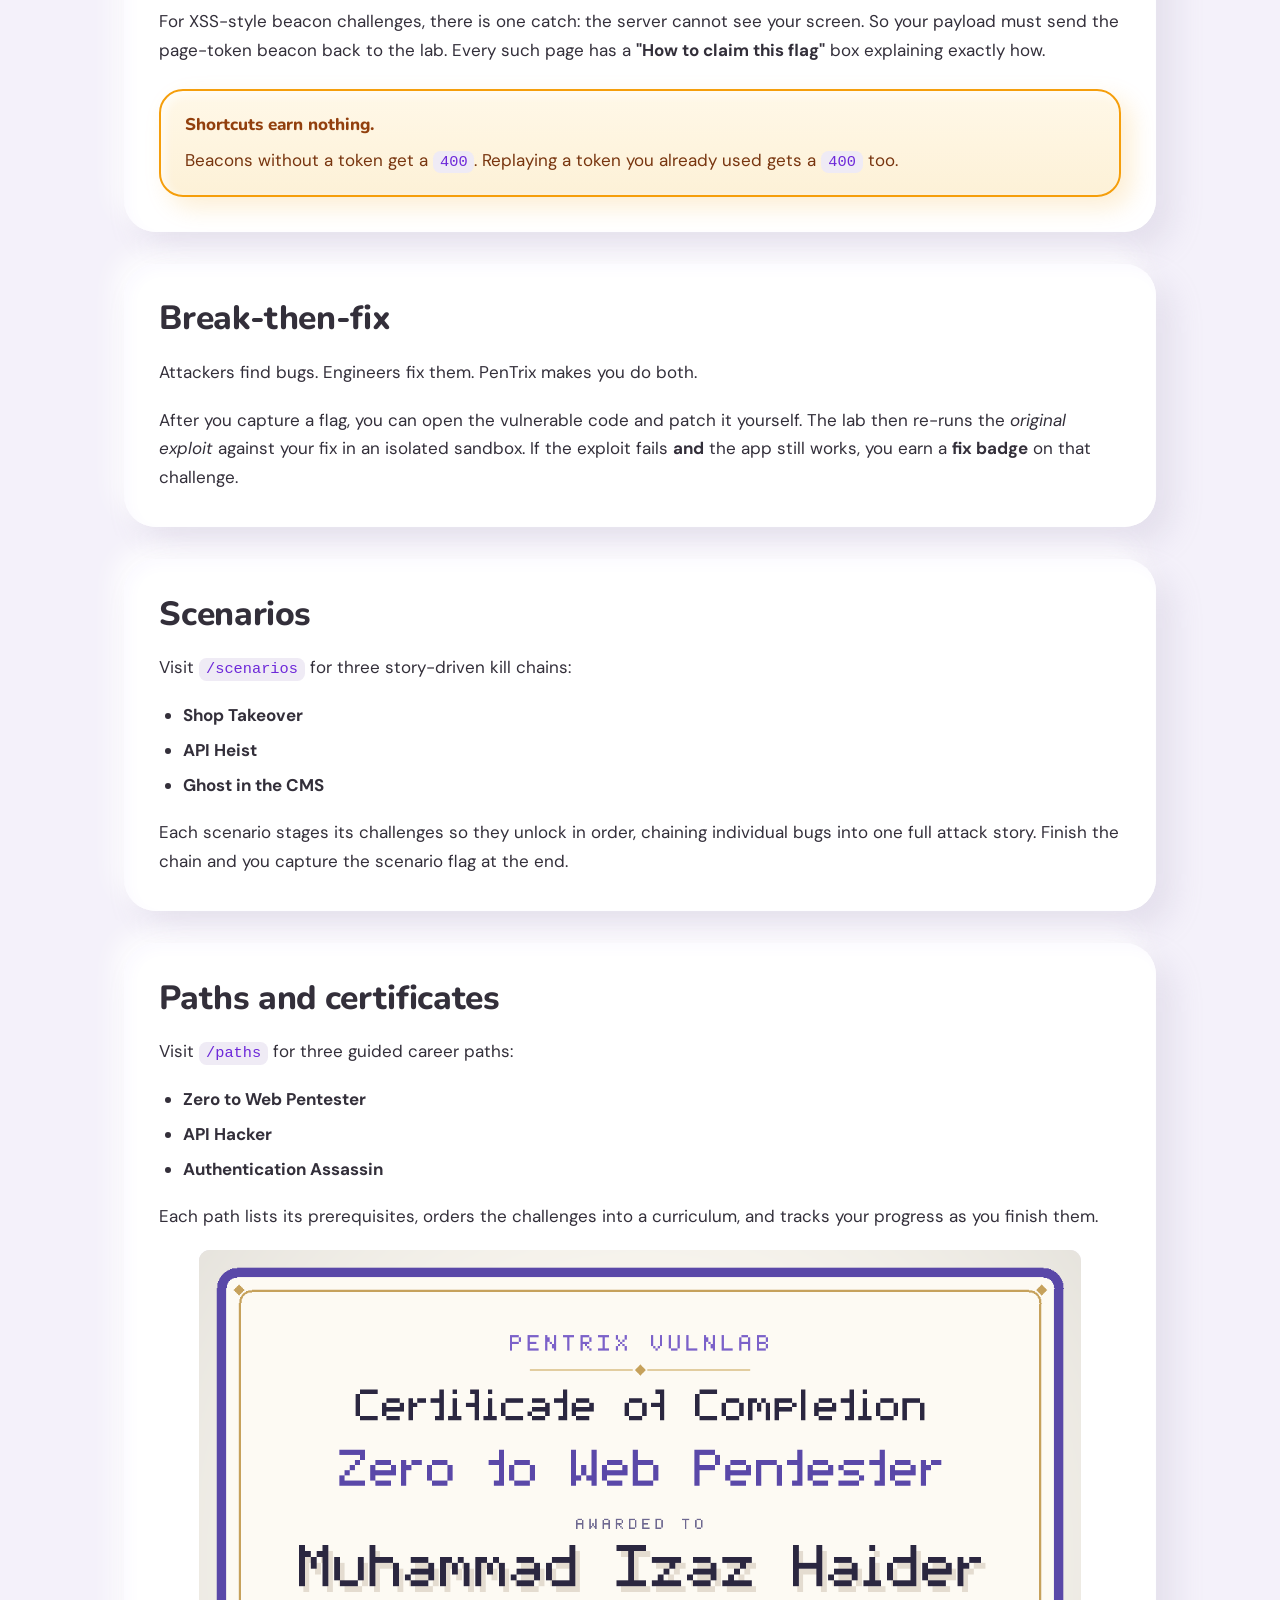
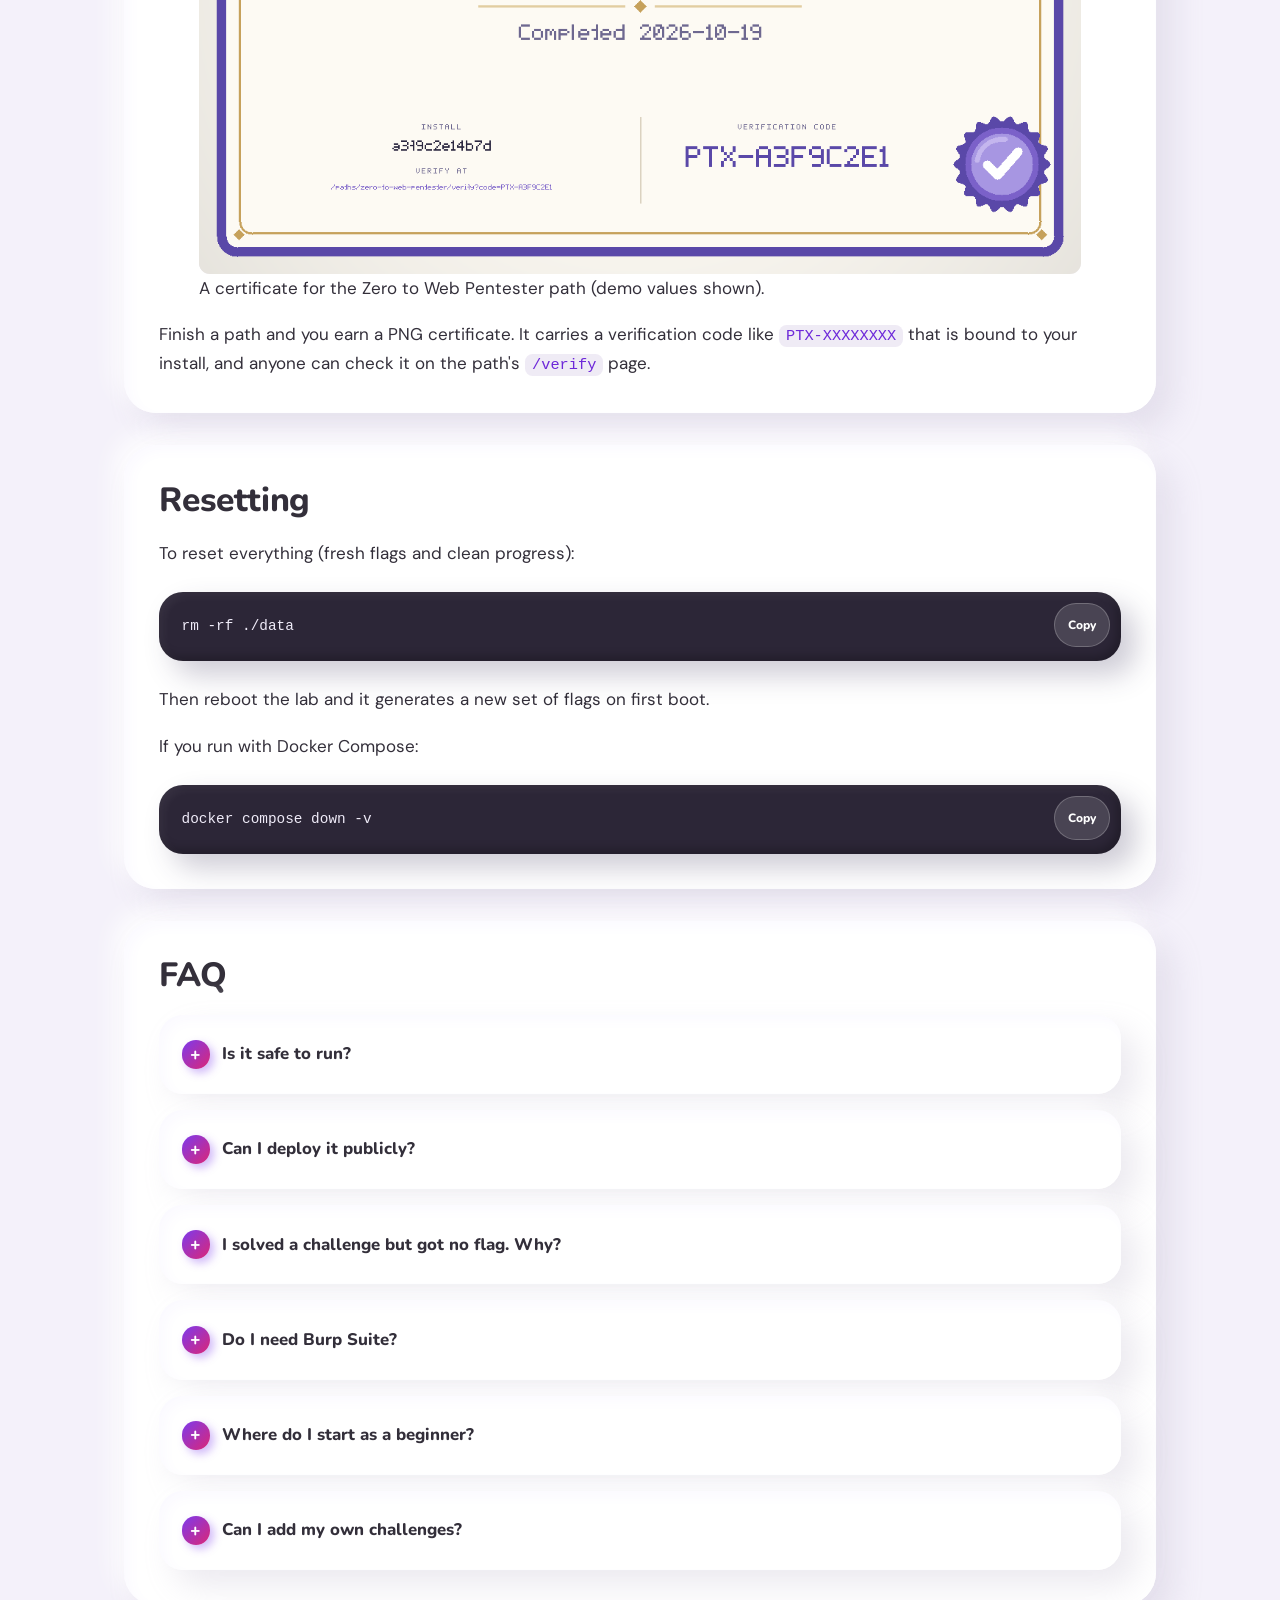
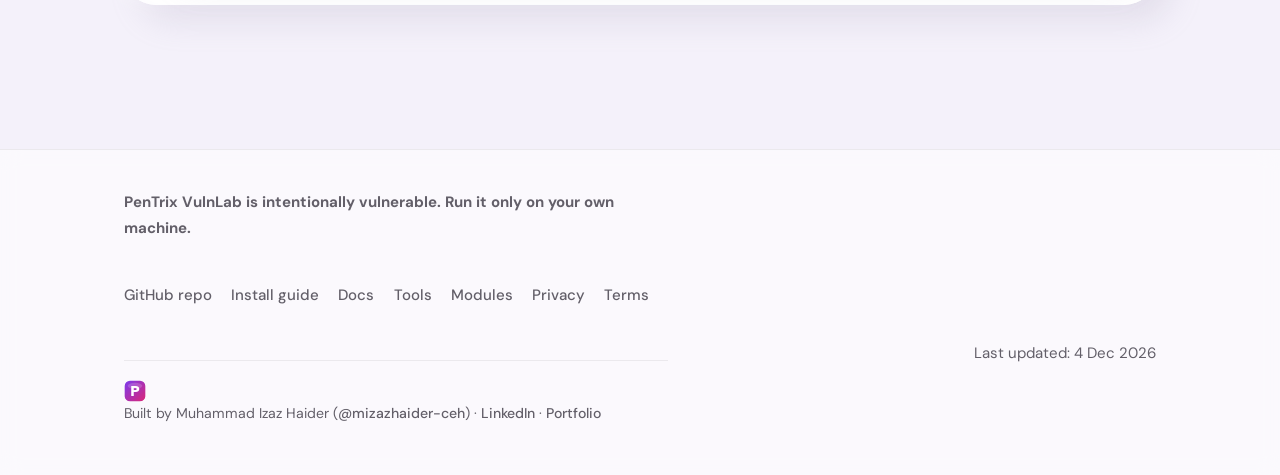
<file: docs.html>
<!DOCTYPE html>
<html lang="en">
<head>
<meta charset="utf-8">
<meta name="viewport" content="width=device-width, initial-scale=1">
<title>How PenTrix works - PenTrix VulnLab Docs</title>
<meta name="description" content="How PenTrix VulnLab works: random per-install flags, hint ladders, flag claiming, break-then-fix, scenarios, guided paths and certificates.">
<link rel="icon" href="assets/img/favicon.svg" type="image/svg+xml">
<link rel="icon" type="image/png" sizes="32x32" href="assets/img/favicon-32.png">
<link rel="icon" type="image/png" sizes="16x16" href="assets/img/favicon-16.png">
<link rel="apple-touch-icon" href="assets/img/apple-touch-icon.png">
<link rel="manifest" href="site.webmanifest">
<link rel="mask-icon" href="assets/img/favicon.svg" color="#7C3AED">
<!-- Analytics: not installed. To enable privacy-friendly analytics (Plausible or Umami recommended), paste the snippet here. Owner approval required before adding any tracker. -->
<link rel="preconnect" href="https://fonts.googleapis.com">
<link rel="preconnect" href="https://fonts.gstatic.com" crossorigin>
<link href="https://fonts.googleapis.com/css2?family=DM+Sans:wght@400;500;700&family=Nunito:wght@700;800;900&display=swap" rel="stylesheet">
<link rel="stylesheet" href="assets/css/site.css">
<link rel="canonical" href="https://mizazhaider-ceh.github.io/PenTrix-VulnLab-Website/docs.html">
<meta name="theme-color" content="#7C3AED">
<meta property="og:title" content="How PenTrix works - PenTrix VulnLab Docs">
<meta property="og:description" content="How PenTrix VulnLab works: random per-install flags, hint ladders, flag claiming, break-then-fix, scenarios, guided paths and certificates.">
<meta property="og:type" content="website">
<meta property="og:url" content="https://mizazhaider-ceh.github.io/PenTrix-VulnLab-Website/docs.html">
<meta property="og:image" content="https://mizazhaider-ceh.github.io/PenTrix-VulnLab-Website/assets/img/og-image.png">
<meta property="og:image:width" content="1200">
<meta property="og:image:height" content="630">
<meta property="og:image:alt" content="PenTrix VulnLab: learn web security by breaking real websites. 201 challenges, 29 modules, 3 scenarios.">
<meta name="twitter:card" content="summary_large_image">
<meta name="twitter:title" content="How PenTrix works - PenTrix VulnLab Docs">
<meta name="twitter:description" content="How PenTrix VulnLab works: random per-install flags, hint ladders, flag claiming, break-then-fix, scenarios, guided paths and certificates.">
<meta name="twitter:image" content="https://mizazhaider-ceh.github.io/PenTrix-VulnLab-Website/assets/img/og-image.png">
</head>
<body>
<a class="skip-link" href="#main-content">Skip to main content</a>
<header class="topbar">
  <div class="wrap topbar-inner">
    <a class="brand" href="index.html">
      <img class="mark" src="assets/img/logo.svg" alt="" width="34" height="34" aria-hidden="true">
      <span>PenTrix VulnLab</span>
    </a>
    <button class="nav-toggle" type="button" aria-expanded="false" aria-controls="mainnav" aria-label="Open menu">
      <span class="nav-toggle-bars" aria-hidden="true"><i></i><i></i><i></i></span>
    </button>
    <nav id="mainnav" aria-label="Main navigation">
      <a href="index.html">Home</a>
      <a href="install.html">Install</a>
      <a href="quickstart.html">Quick Start</a>
      <a href="docs.html" aria-current="page">Docs</a>
      <a href="tools.html">Tools</a>
      <a href="modules.html">Modules</a>
      <a class="clay-btn clay-btn-sm" href="https://github.com/mizazhaider-ceh/PenTrix-VulnLab" target="_blank" rel="noopener">GitHub</a>
    </nav>
    <button class="search-btn" id="search-open" type="button" aria-label="Search this site" aria-expanded="false" title="Search (press /)">
      <svg width="18" height="18" viewBox="0 0 24 24" fill="none" stroke="currentColor" stroke-width="2.5" stroke-linecap="round" aria-hidden="true"><circle cx="11" cy="11" r="7"/><path d="M20 20l-3.8-3.8"/></svg>
    </button>
  </div>
</header>
<!-- Site search overlay. The button lives in the site header, after the nav. -->
<div class="search-overlay" id="search-overlay" role="dialog" aria-modal="true" aria-labelledby="search-label" hidden>
  <div class="search-backdrop"></div>
  <div class="search-panel">
    <span class="visually-hidden" id="search-label">Search this site</span>
    <div class="search-head">
      <svg width="20" height="20" viewBox="0 0 24 24" fill="none" stroke="currentColor" stroke-width="2.5" stroke-linecap="round" aria-hidden="true"><circle cx="11" cy="11" r="7"/><path d="M20 20l-3.8-3.8"/></svg>
      <input class="search-input" id="search-input" type="search" placeholder="Search pages, modules, tools..." autocomplete="off" spellcheck="false" role="combobox" aria-expanded="false" aria-controls="search-results" aria-autocomplete="list">
      <button class="search-close" id="search-close" type="button" aria-label="Close search">
        <svg width="16" height="16" viewBox="0 0 24 24" fill="none" stroke="currentColor" stroke-width="2.5" stroke-linecap="round" aria-hidden="true"><path d="M6 6l12 12M18 6L6 18"/></svg>
      </button>
    </div>
    <ul class="search-results" id="search-results" role="listbox" aria-label="Search results"></ul>
    <p class="search-foot"><kbd>/</kbd> opens search <kbd>Esc</kbd> closes <kbd>&uarr;</kbd><kbd>&darr;</kbd> moves <kbd>Enter</kbd> opens result</p>
  </div>
</div>


<div class="blobs" aria-hidden="true"><span class="blob-1"></span><span class="blob-2"></span><span class="blob-3"></span></div>

<main id="main-content" class="wrap">
  <section class="hero">
    <h1 data-hero="1">How PenTrix works</h1>
    <p class="tagline" data-hero="2">Everything under the hood: how flags are made, how hints guide you, how flags are claimed, and how you earn certificates. Read this once, then go break things.</p>
    <div class="stats" data-hero="3">
      <div class="stat"><strong>201</strong><span>challenges</span></div>
      <div class="stat"><strong>29</strong><span>modules</span></div>
      <div class="stat"><strong>3</strong><span>kill-chain scenarios</span></div>
      <div class="stat"><strong>3</strong><span>guided career paths</span></div>
    </div>
  </section>

  <section class="card" id="flags" data-reveal data-rdg="0">
    <h2>How flags work</h2>
    <p>Every flag looks like <code>PENTRIX{</code> followed by 32 random hex characters, then <code>}</code>. They are random per install: generated fresh on your machine at first boot. No flag literal exists in any tracked file, so reading the code on GitHub reveals nothing.</p>
    <p>That means flags cannot be leaked, copied from a write-up, or pasted from someone else's install. The only way to capture a flag is to exploit the vulnerability the way an attacker would.</p>
    <div class="warning">
      <p><strong>Want a fresh start?</strong> Delete the database and reboot the lab. You get a brand new set of flags, and all progress resets.</p>
    </div>
  </section>

  <section class="card" id="hints" data-reveal data-rdg="1">
    <h2>Hint ladders</h2>
    <p>Stuck is part of learning, so every challenge has a 3-level hint ladder:</p>
    <ol>
      <li><strong>Level 1, nudge:</strong> points you at the right idea without naming it.</li>
      <li><strong>Level 2, stronger hint:</strong> names the technique or the place to look.</li>
      <li><strong>Level 3, near-solution:</strong> almost walks you through it, but still leaves the last step to you.</li>
    </ol>
    <p>Full walkthroughs live in <code>SOLUTIONS.md</code> in the repo. They teach technique, never flags: the flags are random per install, so a walkthrough cannot hand you one.</p>
  </section>

  <section class="card" id="claiming" data-reveal data-rdg="2">
    <h2>Claiming flags</h2>
    <p>Most flags award automatically the moment you genuinely exploit the vulnerability. The lab checks that the exploit really happened, not that you faked the response.</p>
    <p>For XSS-style beacon challenges, there is one catch: the server cannot see your screen. So your payload must send the page-token beacon back to the lab. Every such page has a <strong>"How to claim this flag"</strong> box explaining exactly how.</p>
    <div class="warning">
      <p><strong>Shortcuts earn nothing.</strong> Beacons without a token get a <code>400</code>. Replaying a token you already used gets a <code>400</code> too.</p>
    </div>
  </section>

  <section class="card" id="break-then-fix" data-reveal data-rdg="3">
    <h2>Break-then-fix</h2>
    <p>Attackers find bugs. Engineers fix them. PenTrix makes you do both.</p>
    <p>After you capture a flag, you can open the vulnerable code and patch it yourself. The lab then re-runs the <em>original exploit</em> against your fix in an isolated sandbox. If the exploit fails <strong>and</strong> the app still works, you earn a <strong>fix badge</strong> on that challenge.</p>
  </section>

  <section class="card" id="scenarios" data-reveal data-rdg="0">
    <h2>Scenarios</h2>
    <p>Visit <code>/scenarios</code> for three story-driven kill chains:</p>
    <ul>
      <li><strong>Shop Takeover</strong></li>
      <li><strong>API Heist</strong></li>
      <li><strong>Ghost in the CMS</strong></li>
    </ul>
    <p>Each scenario stages its challenges so they unlock in order, chaining individual bugs into one full attack story. Finish the chain and you capture the scenario flag at the end.</p>
  </section>

  <section class="card" id="paths" data-reveal data-rdg="1">
    <h2>Paths and certificates</h2>
    <p>Visit <code>/paths</code> for three guided career paths:</p>
    <ul>
      <li><strong>Zero to Web Pentester</strong></li>
      <li><strong>API Hacker</strong></li>
      <li><strong>Authentication Assassin</strong></li>
    </ul>
    <p>Each path lists its prerequisites, orders the challenges into a curriculum, and tracks your progress as you finish them.</p>
    <figure>
      <span class="skel" style="--ar:24/17"><img src="assets/img/shot-certificate.png" alt="Sample PenTrix path certificate showing the path name, student name, date, and verification code" width="1200" height="850" loading="lazy" decoding="async"></span>
      <figcaption>A certificate for the Zero to Web Pentester path (demo values shown).</figcaption>
    </figure>
    <p>Finish a path and you earn a PNG certificate. It carries a verification code like <code>PTX-XXXXXXXX</code> that is bound to your install, and anyone can check it on the path's <code>/verify</code> page.</p>
  </section>

  <section class="card" id="resetting" data-reveal data-rdg="2">
    <h2>Resetting</h2>
    <p>To reset everything (fresh flags and clean progress):</p>
    <pre><code>rm -rf ./data</code></pre>
    <p>Then reboot the lab and it generates a new set of flags on first boot.</p>
    <p>If you run with Docker Compose:</p>
    <pre><code>docker compose down -v</code></pre>
  </section>

  <section class="card" id="faq" data-reveal data-rdg="3">
    <h2>FAQ</h2>

    <details data-reveal data-rdg="0">
      <summary>Is it safe to run?</summary>
      <div class="faq-body"><div>
      <p>Yes. The lab runs localhost-only and never touches the internet. The container drops Linux capabilities and is limited to 512M of memory and 1 CPU. Keep it off shared networks and run it only on your own machine.</p>
      </div></div>
    </details>

    <details data-reveal data-rdg="1">
      <summary>Can I deploy it publicly?</summary>
      <div class="faq-body"><div>
      <p>No, never. PenTrix is intentionally vulnerable, so putting it on the public internet would hand attackers a working exploit playground on your infrastructure. Run it on your own machine or an isolated lab network only.</p>
      </div></div>
    </details>

    <details data-reveal data-rdg="2">
      <summary>I solved a challenge but got no flag. Why?</summary>
      <div class="faq-body"><div>
      <p>The flag only awards for a genuine exploit. If you bypassed the check, faked a response, replayed someone else's token, or the exploit was not real, the lab rejects it (shortcuts earn 400s). Re-run the actual attack and the flag will land.</p>
      </div></div>
    </details>

    <details data-reveal data-rdg="0">
      <summary>Do I need Burp Suite?</summary>
      <div class="faq-body"><div>
      <p>No. A browser and <code>curl</code> are enough for everything in the lab.</p>
      </div></div>
    </details>

    <details data-reveal data-rdg="1">
      <summary>Where do I start as a beginner?</summary>
      <div class="faq-body"><div>
      <p>Start with the <strong>Zero to Web Pentester</strong> path. It assumes nothing and teaches the fundamentals in order, ending with a certificate.</p>
      </div></div>
    </details>

    <details data-reveal data-rdg="2">
      <summary>Can I add my own challenges?</summary>
      <div class="faq-body"><div>
      <p>Yes. Follow the module contract (<code>MODULE_CONTRACT.md</code> in the repo): one file per challenge under <code>modules/&lt;id&gt;/challenges/</code>, and it auto-mounts with hints, flags, and scoring. Until the simple challenge-builder format lands, pull requests with new challenge ideas are welcome.</p>
      </div></div>
    </details>
  </section>
</main>

<footer class="foot">
  <div class="wrap">
    <p><strong>PenTrix VulnLab is intentionally vulnerable. Run it only on your own machine.</strong></p>
    <nav aria-label="Footer navigation">
      <a href="https://github.com/mizazhaider-ceh/PenTrix-VulnLab" target="_blank" rel="noopener">GitHub repo</a>
      <a href="install.html">Install guide</a>
      <a href="docs.html">Docs</a>
      <a href="tools.html">Tools</a>
      <a href="modules.html">Modules</a>
      <a href="privacy.html">Privacy</a>
      <a href="terms.html">Terms</a>
    </nav>
    <p class="credit"><img class="foot-mark" src="assets/img/logo.svg" alt="PenTrix VulnLab logo" width="22" height="22"> Built by Muhammad Izaz Haider (<a href="https://github.com/mizazhaider-ceh" target="_blank" rel="noopener">@mizazhaider-ceh</a>) &middot; <a href="https://www.linkedin.com/in/muhammad-izaz-haider-091639314/" target="_blank" rel="noopener">LinkedIn</a> &middot; <a href="https://www.mizazhaider-ceh.dev/" target="_blank" rel="noopener">Portfolio</a></p>
  </div>
</footer>

<!-- Mobile sticky CTA bar: single action for phone widths only -->
<div class="mobile-cta" id="mobileCta" role="region" aria-label="Quick action">
  <a class="mobile-cta-action" href="install.html">
    <svg class="mobile-cta-icon" width="18" height="18" viewBox="0 0 24 24" fill="none" aria-hidden="true">
      <path d="M12 3v12m0 0l-4.5-4.5M12 15l4.5-4.5M4 20h16" stroke="currentColor" stroke-width="2.4" stroke-linecap="round" stroke-linejoin="round"/>
    </svg>
    <span>Install the lab</span>
  </a>
  <button class="mobile-cta-dismiss" type="button" id="mobileCtaDismiss" aria-label="Dismiss the install banner">
    <svg width="14" height="14" viewBox="0 0 14 14" fill="none" aria-hidden="true">
      <path d="M2 2l10 10M12 2L2 12" stroke="currentColor" stroke-width="2.2" stroke-linecap="round"/>
    </svg>
  </button>
</div>

<!-- Floating UI: scroll progress + bottom-right action cluster -->
<div class="progress-bar" id="progressBar" aria-hidden="true"></div>

<a class="fab fab-github" href="https://github.com/mizazhaider-ceh/PenTrix-VulnLab" target="_blank" rel="noopener" aria-label="GitHub repository">
  <svg width="22" height="22" viewBox="0 0 24 24" fill="currentColor" aria-hidden="true">
    <path d="M12 .297c-6.63 0-12 5.373-12 12 0 5.303 3.438 9.8 8.205 11.385.6.113.82-.258.82-.577 0-.285-.01-1.04-.015-2.04-3.338.724-4.042-1.61-4.042-1.61C4.422 18.07 3.633 17.7 3.633 17.7c-1.087-.744.084-.729.084-.729 1.205.084 1.838 1.236 1.838 1.236 1.07 1.835 2.809 1.305 3.495.998.108-.776.417-1.305.76-1.605-2.665-.3-5.466-1.332-5.466-5.93 0-1.31.465-2.38 1.235-3.22-.135-.303-.54-1.523.105-3.176 0 0 1.005-.322 3.3 1.23.96-.267 1.98-.399 3-.405 1.02.006 2.04.138 3 .405 2.28-1.552 3.285-1.23 3.285-1.23.645 1.653.24 2.873.12 3.176.765.84 1.23 1.91 1.23 3.22 0 4.61-2.805 5.625-5.475 5.92.42.36.81 1.096.81 2.22 0 1.606-.015 2.896-.015 3.286 0 .315.21.69.825.57C20.565 22.092 24 17.592 24 12.297c0-6.627-5.373-12-12-12"/>
  </svg>
</a>

<a class="fab to-top" id="toTop" href="#" aria-label="Back to top">
  <svg width="20" height="20" viewBox="0 0 24 24" fill="none" aria-hidden="true">
    <path d="M12 19V5m0 0l-7 7m7-7l7 7" stroke="currentColor" stroke-width="2.4" stroke-linecap="round" stroke-linejoin="round"/>
  </svg>
</a>

<script src="assets/js/site.js" defer></script>
<script src="assets/js/search.js" defer></script>
</body>
</html>
</file>
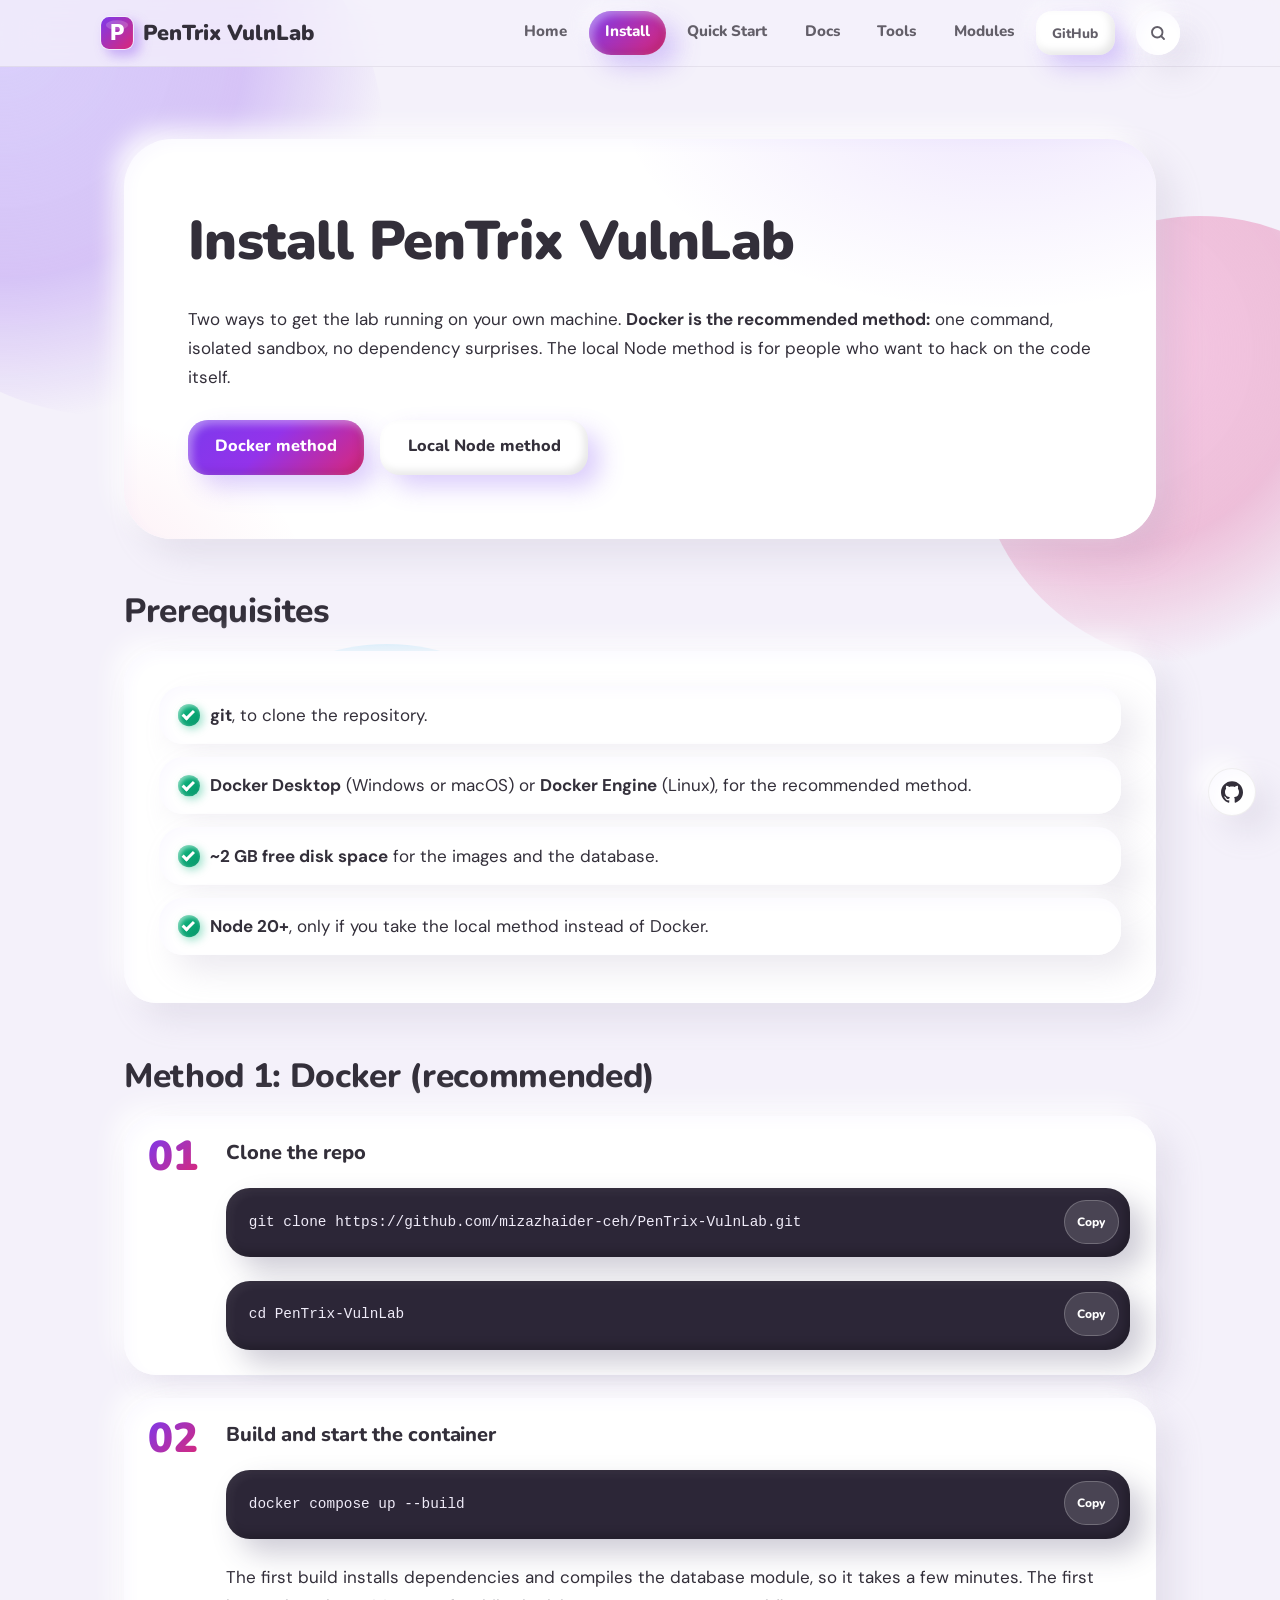
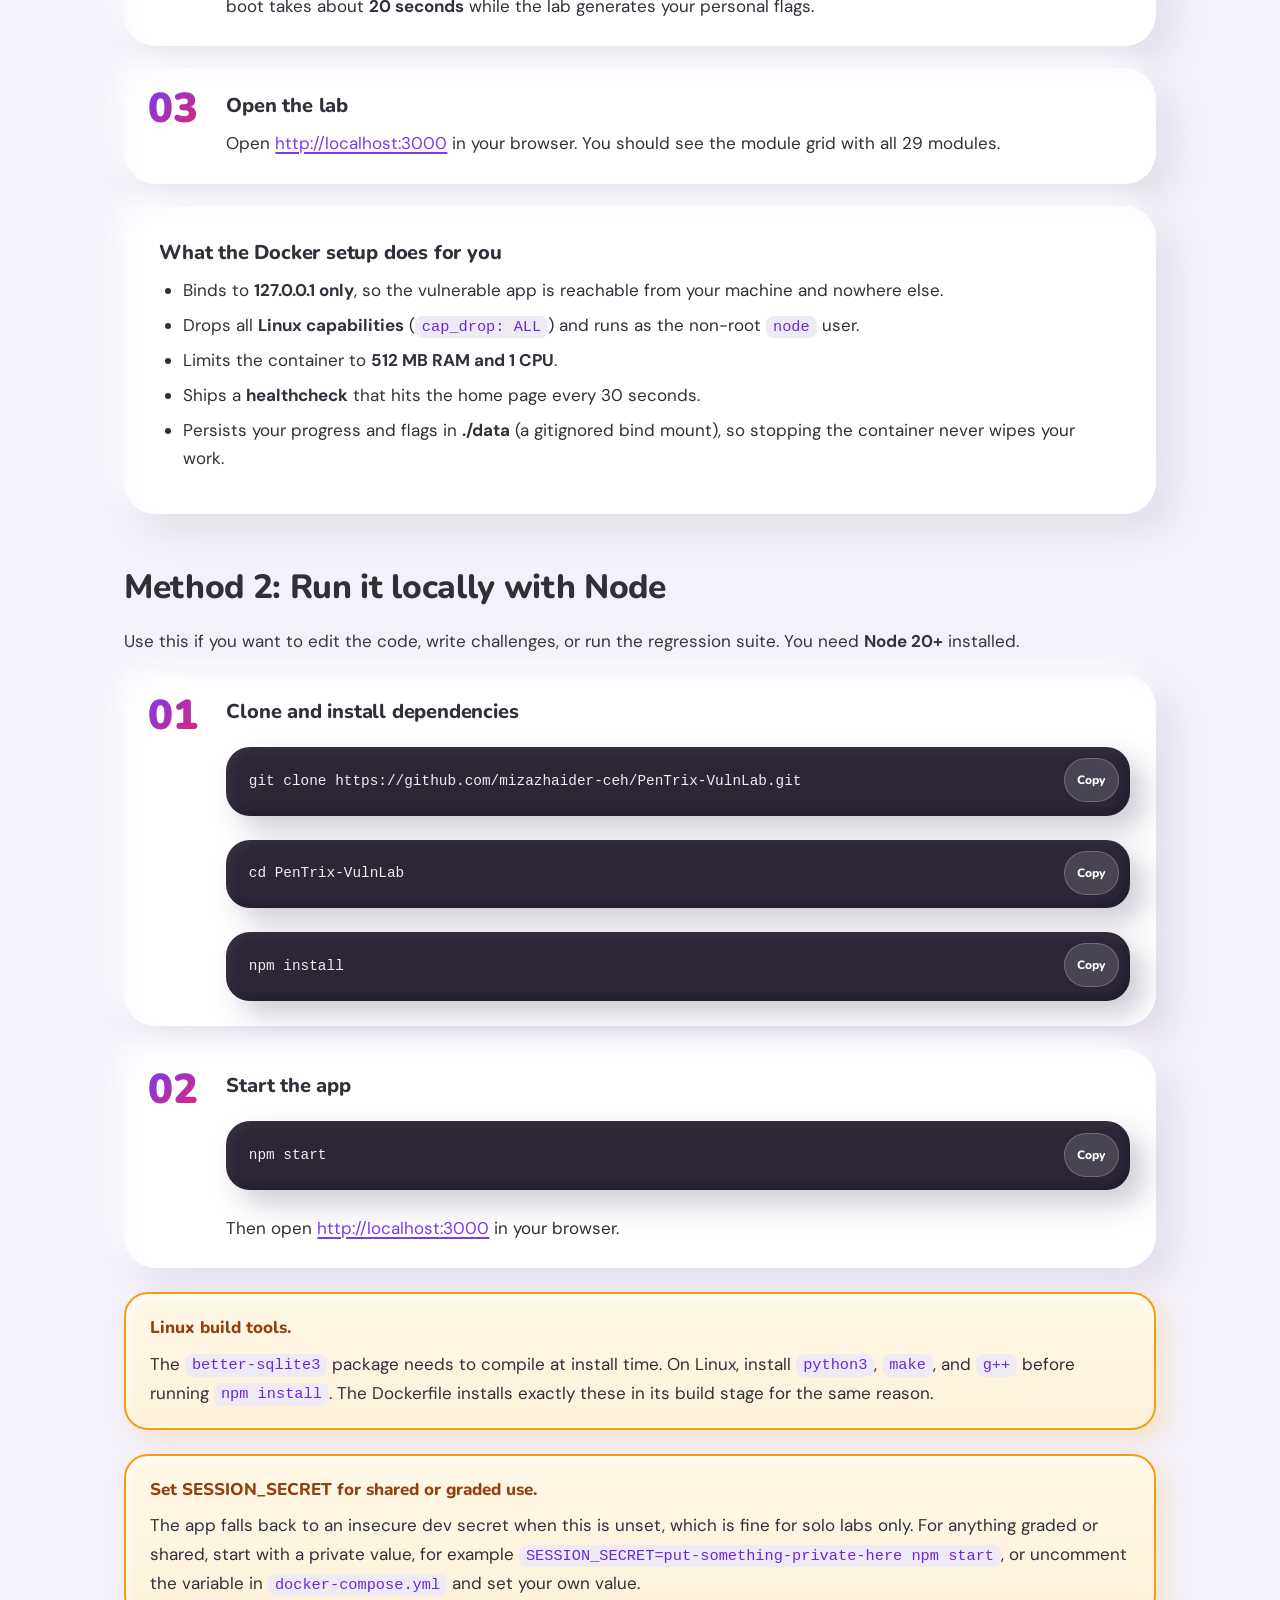
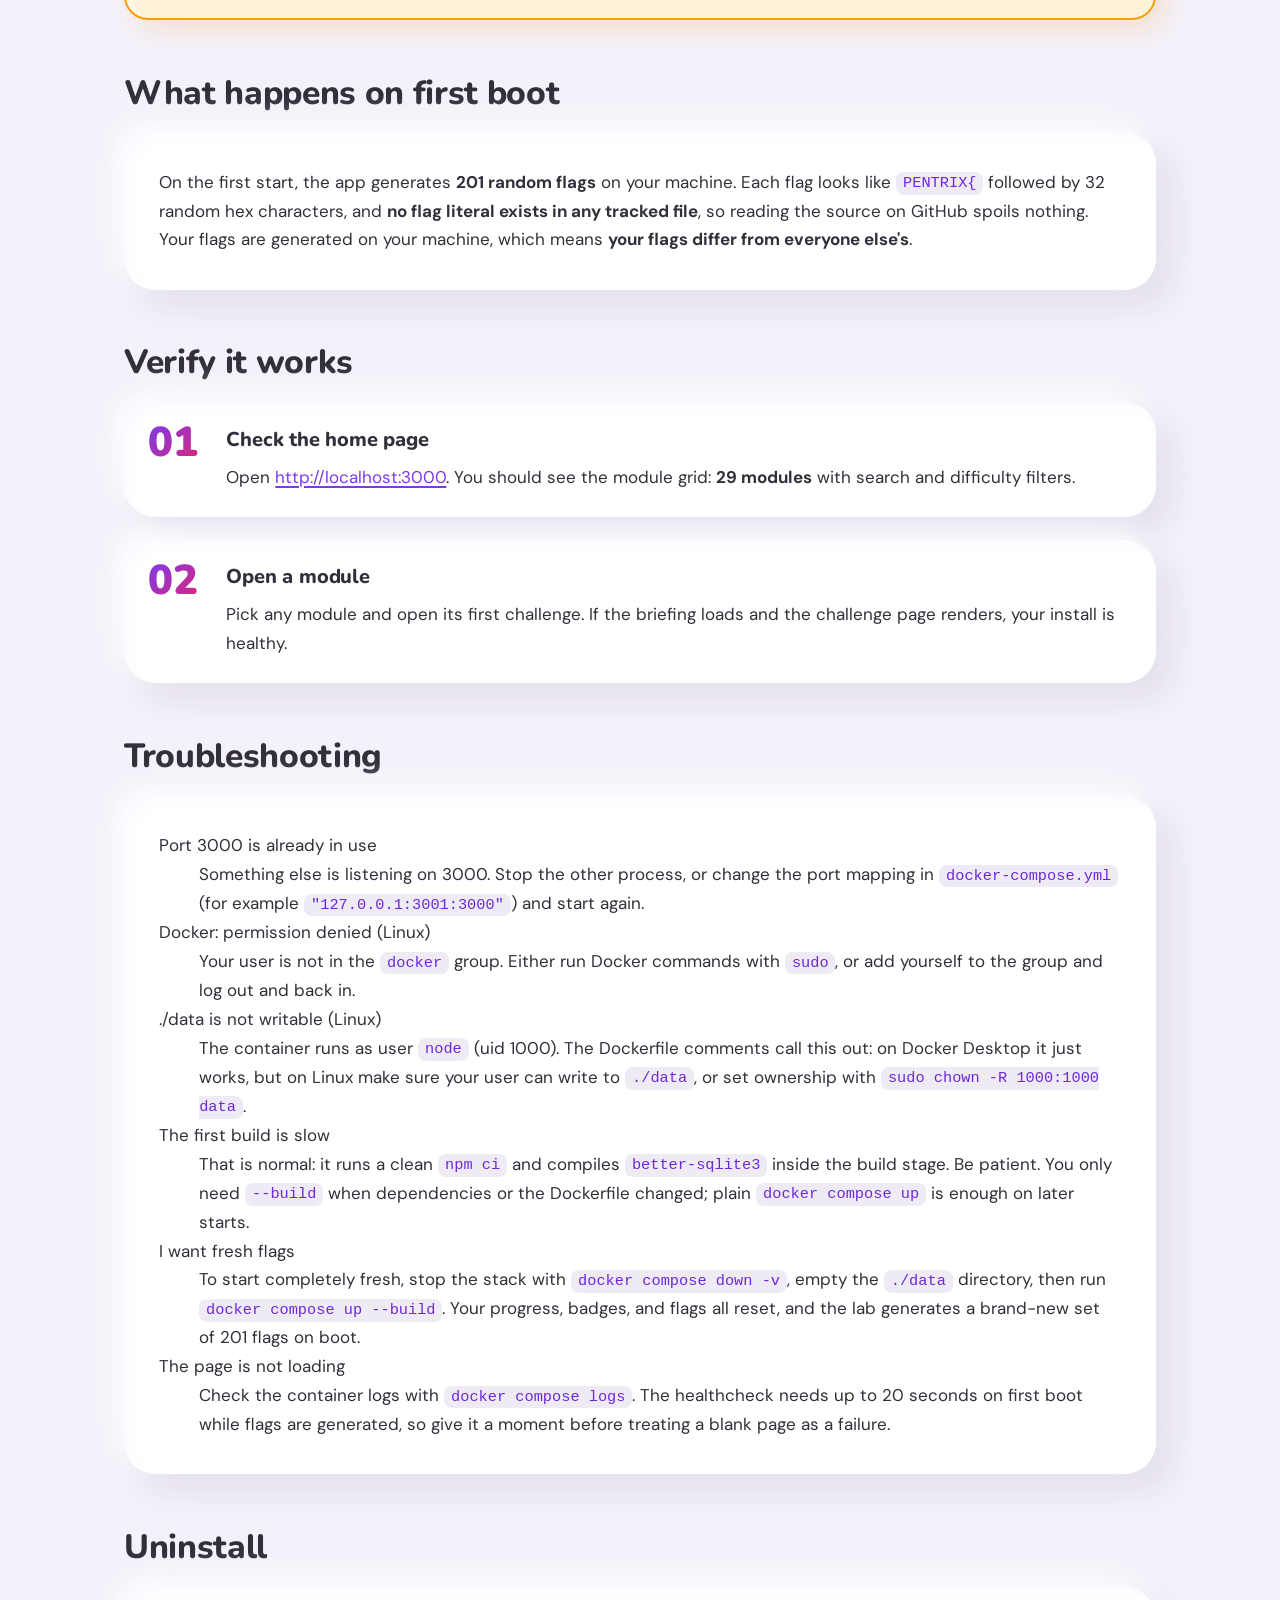
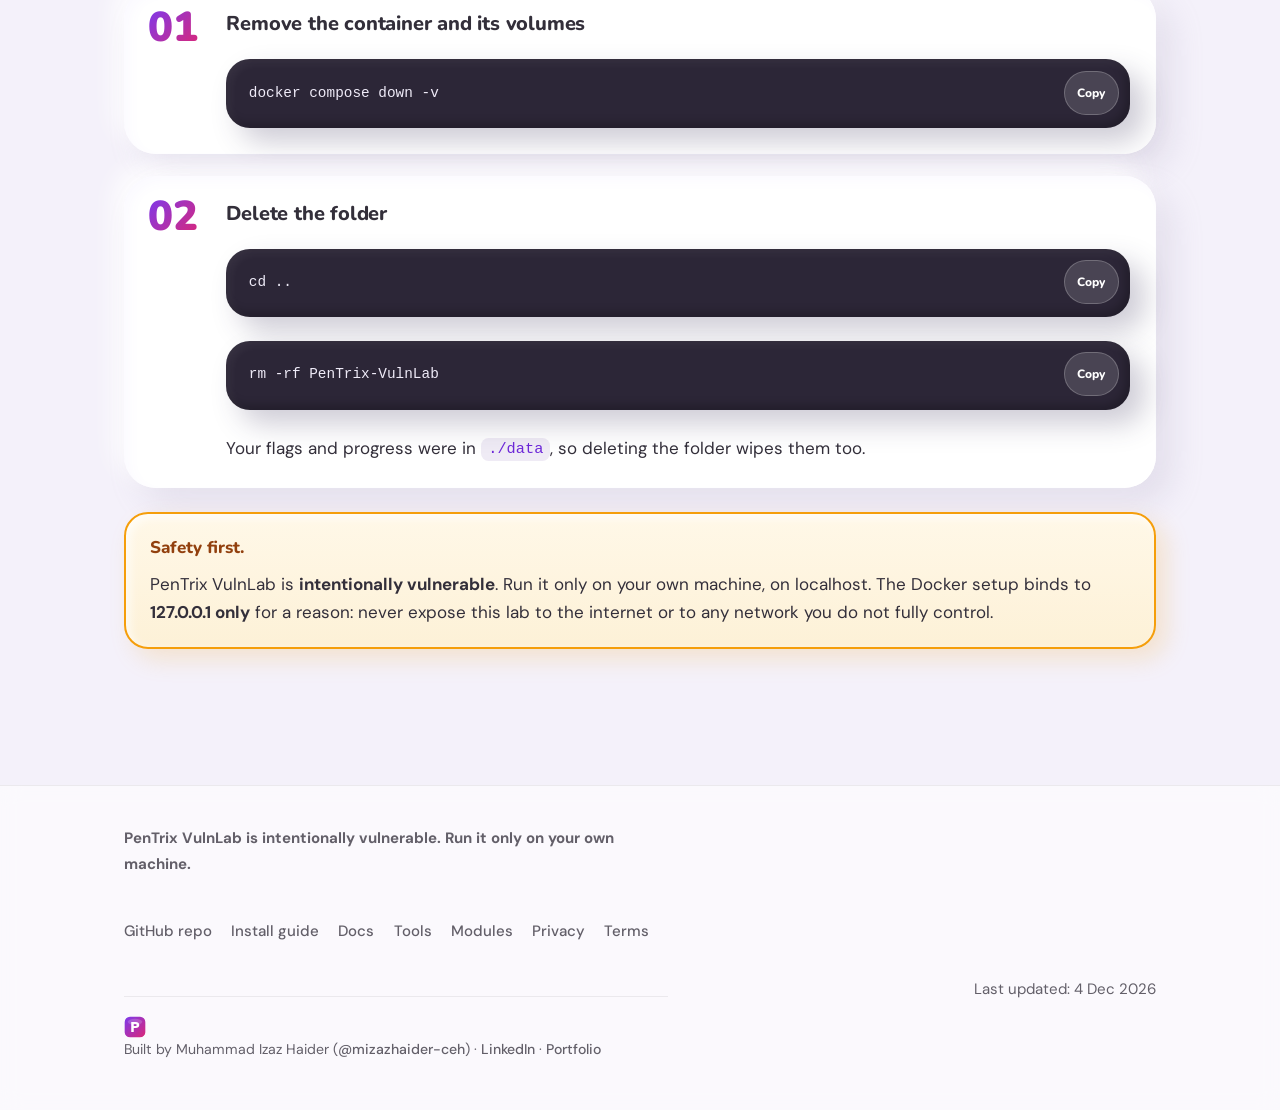
<file: install.html>
<!DOCTYPE html>
<html lang="en">
<head>
<meta charset="utf-8">
<meta name="viewport" content="width=device-width, initial-scale=1">
<title>Install PenTrix VulnLab</title>
<meta name="description" content="Install PenTrix VulnLab with one Docker command, or run it locally with Node 20+. Prerequisites, first boot, verification, troubleshooting, and safe uninstall.">
<link rel="icon" href="assets/img/favicon.svg" type="image/svg+xml">
<link rel="icon" type="image/png" sizes="32x32" href="assets/img/favicon-32.png">
<link rel="icon" type="image/png" sizes="16x16" href="assets/img/favicon-16.png">
<link rel="apple-touch-icon" href="assets/img/apple-touch-icon.png">
<link rel="manifest" href="site.webmanifest">
<link rel="mask-icon" href="assets/img/favicon.svg" color="#7C3AED">
<!-- Analytics: not installed. To enable privacy-friendly analytics (Plausible or Umami recommended), paste the snippet here. Owner approval required before adding any tracker. -->
<link rel="preconnect" href="https://fonts.googleapis.com">
<link rel="preconnect" href="https://fonts.gstatic.com" crossorigin>
<link href="https://fonts.googleapis.com/css2?family=DM+Sans:wght@400;500;700&family=Nunito:wght@700;800;900&display=swap" rel="stylesheet">
<link rel="stylesheet" href="assets/css/site.css">
<link rel="canonical" href="https://mizazhaider-ceh.github.io/PenTrix-VulnLab-Website/install.html">
<meta name="theme-color" content="#7C3AED">
<meta property="og:title" content="Install PenTrix VulnLab">
<meta property="og:description" content="Install PenTrix VulnLab with one Docker command, or run it locally with Node 20+. Prerequisites, first boot, verification, troubleshooting, and safe uninstall.">
<meta property="og:type" content="website">
<meta property="og:url" content="https://mizazhaider-ceh.github.io/PenTrix-VulnLab-Website/install.html">
<meta property="og:image" content="https://mizazhaider-ceh.github.io/PenTrix-VulnLab-Website/assets/img/og-image.png">
<meta property="og:image:width" content="1200">
<meta property="og:image:height" content="630">
<meta property="og:image:alt" content="PenTrix VulnLab: learn web security by breaking real websites. 201 challenges, 29 modules, 3 scenarios.">
<meta name="twitter:card" content="summary_large_image">
<meta name="twitter:title" content="Install PenTrix VulnLab">
<meta name="twitter:description" content="Install PenTrix VulnLab with one Docker command, or run it locally with Node 20+. Prerequisites, first boot, verification, troubleshooting, and safe uninstall.">
<meta name="twitter:image" content="https://mizazhaider-ceh.github.io/PenTrix-VulnLab-Website/assets/img/og-image.png">
</head>
<body>

<a class="skip-link" href="#main-content">Skip to main content</a>

<div class="blobs" aria-hidden="true">
  <span class="blob-1"></span>
  <span class="blob-2"></span>
  <span class="blob-3"></span>
</div>

<header class="topbar">
  <div class="wrap topbar-inner">
    <a class="brand" href="index.html">
      <img class="mark" src="assets/img/logo.svg" alt="" width="34" height="34" aria-hidden="true">
      <span>PenTrix VulnLab</span>
    </a>
    <button class="nav-toggle" type="button" aria-expanded="false" aria-controls="mainnav" aria-label="Open menu">
      <span class="nav-toggle-bars" aria-hidden="true"><i></i><i></i><i></i></span>
    </button>
    <nav id="mainnav" aria-label="Main navigation">
      <a href="index.html">Home</a>
      <a href="install.html" aria-current="page">Install</a>
      <a href="quickstart.html">Quick Start</a>
      <a href="docs.html">Docs</a>
      <a href="tools.html">Tools</a>
      <a href="modules.html">Modules</a>
      <a class="clay-btn clay-btn-sm" href="https://github.com/mizazhaider-ceh/PenTrix-VulnLab" target="_blank" rel="noopener">GitHub</a>
    </nav>
    <button class="search-btn" id="search-open" type="button" aria-label="Search this site" aria-expanded="false" title="Search (press /)">
      <svg width="18" height="18" viewBox="0 0 24 24" fill="none" stroke="currentColor" stroke-width="2.5" stroke-linecap="round" aria-hidden="true"><circle cx="11" cy="11" r="7"/><path d="M20 20l-3.8-3.8"/></svg>
    </button>
  </div>
</header>
<!-- Site search overlay. The button lives in the site header, after the nav. -->
<div class="search-overlay" id="search-overlay" role="dialog" aria-modal="true" aria-labelledby="search-label" hidden>
  <div class="search-backdrop"></div>
  <div class="search-panel">
    <span class="visually-hidden" id="search-label">Search this site</span>
    <div class="search-head">
      <svg width="20" height="20" viewBox="0 0 24 24" fill="none" stroke="currentColor" stroke-width="2.5" stroke-linecap="round" aria-hidden="true"><circle cx="11" cy="11" r="7"/><path d="M20 20l-3.8-3.8"/></svg>
      <input class="search-input" id="search-input" type="search" placeholder="Search pages, modules, tools..." autocomplete="off" spellcheck="false" role="combobox" aria-expanded="false" aria-controls="search-results" aria-autocomplete="list">
      <button class="search-close" id="search-close" type="button" aria-label="Close search">
        <svg width="16" height="16" viewBox="0 0 24 24" fill="none" stroke="currentColor" stroke-width="2.5" stroke-linecap="round" aria-hidden="true"><path d="M6 6l12 12M18 6L6 18"/></svg>
      </button>
    </div>
    <ul class="search-results" id="search-results" role="listbox" aria-label="Search results"></ul>
    <p class="search-foot"><kbd>/</kbd> opens search <kbd>Esc</kbd> closes <kbd>&uarr;</kbd><kbd>&darr;</kbd> moves <kbd>Enter</kbd> opens result</p>
  </div>
</div>


<main id="main-content" class="wrap">

<section class="hero">
  <h1 data-hero="1">Install PenTrix VulnLab</h1>
  <p data-hero="2">Two ways to get the lab running on your own machine. <strong>Docker is the recommended method:</strong> one command, isolated sandbox, no dependency surprises. The local Node method is for people who want to hack on the code itself.</p>
  <div class="cta-row" data-hero="3">
    <a class="clay-btn clay-btn-primary" href="#docker">Docker method</a>
    <a class="clay-btn clay-btn-secondary" href="#node">Local Node method</a>
  </div>
</section>

<section id="prereqs">
  <h2>Prerequisites</h2>
  <div class="card" data-reveal data-rdg="3">
    <ul class="checklist" data-reveal data-rdg="0">
      <li><strong>git</strong>, to clone the repository.</li>
      <li><strong>Docker Desktop</strong> (Windows or macOS) or <strong>Docker Engine</strong> (Linux), for the recommended method.</li>
      <li><strong>~2 GB free disk space</strong> for the images and the database.</li>
      <li><strong>Node 20+</strong>, only if you take the local method instead of Docker.</li>
    </ul>
  </div>
</section>

<section id="docker">
  <h2>Method 1: Docker (recommended)</h2>

  <div class="step" data-reveal data-rdg="0">
    <h3>Clone the repo</h3>
    <pre><code>git clone https://github.com/mizazhaider-ceh/PenTrix-VulnLab.git</code></pre>
    <pre><code>cd PenTrix-VulnLab</code></pre>
  </div>

  <div class="step" data-reveal data-rdg="1">
    <h3>Build and start the container</h3>
    <pre><code>docker compose up --build</code></pre>
    <p>The first build installs dependencies and compiles the database module, so it takes a few minutes. The first boot takes about <strong>20 seconds</strong> while the lab generates your personal flags.</p>
  </div>

  <div class="step" data-reveal data-rdg="2">
    <h3>Open the lab</h3>
    <p>Open <a href="http://localhost:3000">http://localhost:3000</a> in your browser. You should see the module grid with all 29 modules.</p>
  </div>

  <div class="card" data-reveal data-rdg="1">
    <h3>What the Docker setup does for you</h3>
    <ul>
      <li>Binds to <strong>127.0.0.1 only</strong>, so the vulnerable app is reachable from your machine and nowhere else.</li>
      <li>Drops all <strong>Linux capabilities</strong> (<code>cap_drop: ALL</code>) and runs as the non-root <code>node</code> user.</li>
      <li>Limits the container to <strong>512 MB RAM and 1 CPU</strong>.</li>
      <li>Ships a <strong>healthcheck</strong> that hits the home page every 30 seconds.</li>
      <li>Persists your progress and flags in <strong>./data</strong> (a gitignored bind mount), so stopping the container never wipes your work.</li>
    </ul>
  </div>
</section>

<section id="node">
  <h2>Method 2: Run it locally with Node</h2>
  <p>Use this if you want to edit the code, write challenges, or run the regression suite. You need <strong>Node 20+</strong> installed.</p>

  <div class="step" data-reveal data-rdg="0">
    <h3>Clone and install dependencies</h3>
    <pre><code>git clone https://github.com/mizazhaider-ceh/PenTrix-VulnLab.git</code></pre>
    <pre><code>cd PenTrix-VulnLab</code></pre>
    <pre><code>npm install</code></pre>
  </div>

  <div class="step" data-reveal data-rdg="1">
    <h3>Start the app</h3>
    <pre><code>npm start</code></pre>
    <p>Then open <a href="http://localhost:3000">http://localhost:3000</a> in your browser.</p>
  </div>

  <div class="warning" data-reveal data-rdg="1">
    <strong>Linux build tools.</strong> The <code>better-sqlite3</code> package needs to compile at install time. On Linux, install <code>python3</code>, <code>make</code>, and <code>g++</code> before running <code>npm install</code>. The Dockerfile installs exactly these in its build stage for the same reason.
  </div>

  <div class="warning" data-reveal data-rdg="2">
    <strong>Set SESSION_SECRET for shared or graded use.</strong> The app falls back to an insecure dev secret when this is unset, which is fine for solo labs only. For anything graded or shared, start with a private value, for example <code>SESSION_SECRET=put-something-private-here npm start</code>, or uncomment the variable in <code>docker-compose.yml</code> and set your own value.
  </div>
</section>

<section id="first-boot">
  <h2>What happens on first boot</h2>
  <div class="card" data-reveal data-rdg="2">
    <p>On the first start, the app generates <strong>201 random flags</strong> on your machine. Each flag looks like <code>PENTRIX{</code> followed by 32 random hex characters, and <strong>no flag literal exists in any tracked file</strong>, so reading the source on GitHub spoils nothing. Your flags are generated on your machine, which means <strong>your flags differ from everyone else's</strong>.</p>
  </div>
</section>

<section id="verify">
  <h2>Verify it works</h2>
  <div class="step" data-reveal data-rdg="2">
    <h3>Check the home page</h3>
    <p>Open <a href="http://localhost:3000">http://localhost:3000</a>. You should see the module grid: <strong>29 modules</strong> with search and difficulty filters.</p>
  </div>
  <div class="step" data-reveal data-rdg="0">
    <h3>Open a module</h3>
    <p>Pick any module and open its first challenge. If the briefing loads and the challenge page renders, your install is healthy.</p>
  </div>
</section>

<section id="troubleshooting">
  <h2>Troubleshooting</h2>
  <div class="card" data-reveal data-rdg="0">
    <dl>
      <dt>Port 3000 is already in use</dt>
      <dd>Something else is listening on 3000. Stop the other process, or change the port mapping in <code>docker-compose.yml</code> (for example <code>"127.0.0.1:3001:3000"</code>) and start again.</dd>
      <dt>Docker: permission denied (Linux)</dt>
      <dd>Your user is not in the <code>docker</code> group. Either run Docker commands with <code>sudo</code>, or add yourself to the group and log out and back in.</dd>
      <dt>./data is not writable (Linux)</dt>
      <dd>The container runs as user <code>node</code> (uid 1000). The Dockerfile comments call this out: on Docker Desktop it just works, but on Linux make sure your user can write to <code>./data</code>, or set ownership with <code>sudo chown -R 1000:1000 data</code>.</dd>
      <dt>The first build is slow</dt>
      <dd>That is normal: it runs a clean <code>npm ci</code> and compiles <code>better-sqlite3</code> inside the build stage. Be patient. You only need <code>--build</code> when dependencies or the Dockerfile changed; plain <code>docker compose up</code> is enough on later starts.</dd>
      <dt>I want fresh flags</dt>
      <dd>To start completely fresh, stop the stack with <code>docker compose down -v</code>, empty the <code>./data</code> directory, then run <code>docker compose up --build</code>. Your progress, badges, and flags all reset, and the lab generates a brand-new set of 201 flags on boot.</dd>
      <dt>The page is not loading</dt>
      <dd>Check the container logs with <code>docker compose logs</code>. The healthcheck needs up to 20 seconds on first boot while flags are generated, so give it a moment before treating a blank page as a failure.</dd>
    </dl>
  </div>
</section>

<section id="uninstall">
  <h2>Uninstall</h2>
  <div class="step" data-reveal data-rdg="1">
    <h3>Remove the container and its volumes</h3>
    <pre><code>docker compose down -v</code></pre>
  </div>
  <div class="step" data-reveal data-rdg="2">
    <h3>Delete the folder</h3>
    <pre><code>cd ..</code></pre>
    <pre><code>rm -rf PenTrix-VulnLab</code></pre>
    <p>Your flags and progress were in <code>./data</code>, so deleting the folder wipes them too.</p>
  </div>
</section>

<div class="warning" data-reveal data-rdg="3">
  <strong>Safety first.</strong> PenTrix VulnLab is <strong>intentionally vulnerable</strong>. Run it only on your own machine, on localhost. The Docker setup binds to <strong>127.0.0.1 only</strong> for a reason: never expose this lab to the internet or to any network you do not fully control.
</div>

</main>

<footer class="foot">
  <div class="wrap">
    <p><strong>PenTrix VulnLab is intentionally vulnerable. Run it only on your own machine.</strong></p>
    <nav aria-label="Footer navigation">
      <a href="https://github.com/mizazhaider-ceh/PenTrix-VulnLab" target="_blank" rel="noopener">GitHub repo</a>
      <a href="install.html">Install guide</a>
      <a href="docs.html">Docs</a>
      <a href="tools.html">Tools</a>
      <a href="modules.html">Modules</a>
      <a href="privacy.html">Privacy</a>
      <a href="terms.html">Terms</a>
    </nav>
    <p class="credit"><img class="foot-mark" src="assets/img/logo.svg" alt="PenTrix VulnLab logo" width="22" height="22"> Built by Muhammad Izaz Haider (<a href="https://github.com/mizazhaider-ceh" target="_blank" rel="noopener">@mizazhaider-ceh</a>) &middot; <a href="https://www.linkedin.com/in/muhammad-izaz-haider-091639314/" target="_blank" rel="noopener">LinkedIn</a> &middot; <a href="https://www.mizazhaider-ceh.dev/" target="_blank" rel="noopener">Portfolio</a></p>
  </div>
</footer>

<!-- Mobile sticky CTA bar: single action for phone widths only -->
<div class="mobile-cta" id="mobileCta" role="region" aria-label="Quick action">
  <a class="mobile-cta-action" href="install.html">
    <svg class="mobile-cta-icon" width="18" height="18" viewBox="0 0 24 24" fill="none" aria-hidden="true">
      <path d="M12 3v12m0 0l-4.5-4.5M12 15l4.5-4.5M4 20h16" stroke="currentColor" stroke-width="2.4" stroke-linecap="round" stroke-linejoin="round"/>
    </svg>
    <span>Install the lab</span>
  </a>
  <button class="mobile-cta-dismiss" type="button" id="mobileCtaDismiss" aria-label="Dismiss the install banner">
    <svg width="14" height="14" viewBox="0 0 14 14" fill="none" aria-hidden="true">
      <path d="M2 2l10 10M12 2L2 12" stroke="currentColor" stroke-width="2.2" stroke-linecap="round"/>
    </svg>
  </button>
</div>

<!-- Floating UI: scroll progress + bottom-right action cluster -->
<div class="progress-bar" id="progressBar" aria-hidden="true"></div>

<a class="fab fab-github" href="https://github.com/mizazhaider-ceh/PenTrix-VulnLab" target="_blank" rel="noopener" aria-label="GitHub repository">
  <svg width="22" height="22" viewBox="0 0 24 24" fill="currentColor" aria-hidden="true">
    <path d="M12 .297c-6.63 0-12 5.373-12 12 0 5.303 3.438 9.8 8.205 11.385.6.113.82-.258.82-.577 0-.285-.01-1.04-.015-2.04-3.338.724-4.042-1.61-4.042-1.61C4.422 18.07 3.633 17.7 3.633 17.7c-1.087-.744.084-.729.084-.729 1.205.084 1.838 1.236 1.838 1.236 1.07 1.835 2.809 1.305 3.495.998.108-.776.417-1.305.76-1.605-2.665-.3-5.466-1.332-5.466-5.93 0-1.31.465-2.38 1.235-3.22-.135-.303-.54-1.523.105-3.176 0 0 1.005-.322 3.3 1.23.96-.267 1.98-.399 3-.405 1.02.006 2.04.138 3 .405 2.28-1.552 3.285-1.23 3.285-1.23.645 1.653.24 2.873.12 3.176.765.84 1.23 1.91 1.23 3.22 0 4.61-2.805 5.625-5.475 5.92.42.36.81 1.096.81 2.22 0 1.606-.015 2.896-.015 3.286 0 .315.21.69.825.57C20.565 22.092 24 17.592 24 12.297c0-6.627-5.373-12-12-12"/>
  </svg>
</a>

<a class="fab to-top" id="toTop" href="#" aria-label="Back to top">
  <svg width="20" height="20" viewBox="0 0 24 24" fill="none" aria-hidden="true">
    <path d="M12 19V5m0 0l-7 7m7-7l7 7" stroke="currentColor" stroke-width="2.4" stroke-linecap="round" stroke-linejoin="round"/>
  </svg>
</a>

<script src="assets/js/site.js" defer></script>
<script src="assets/js/search.js" defer></script>
</body>
</html>
</file>
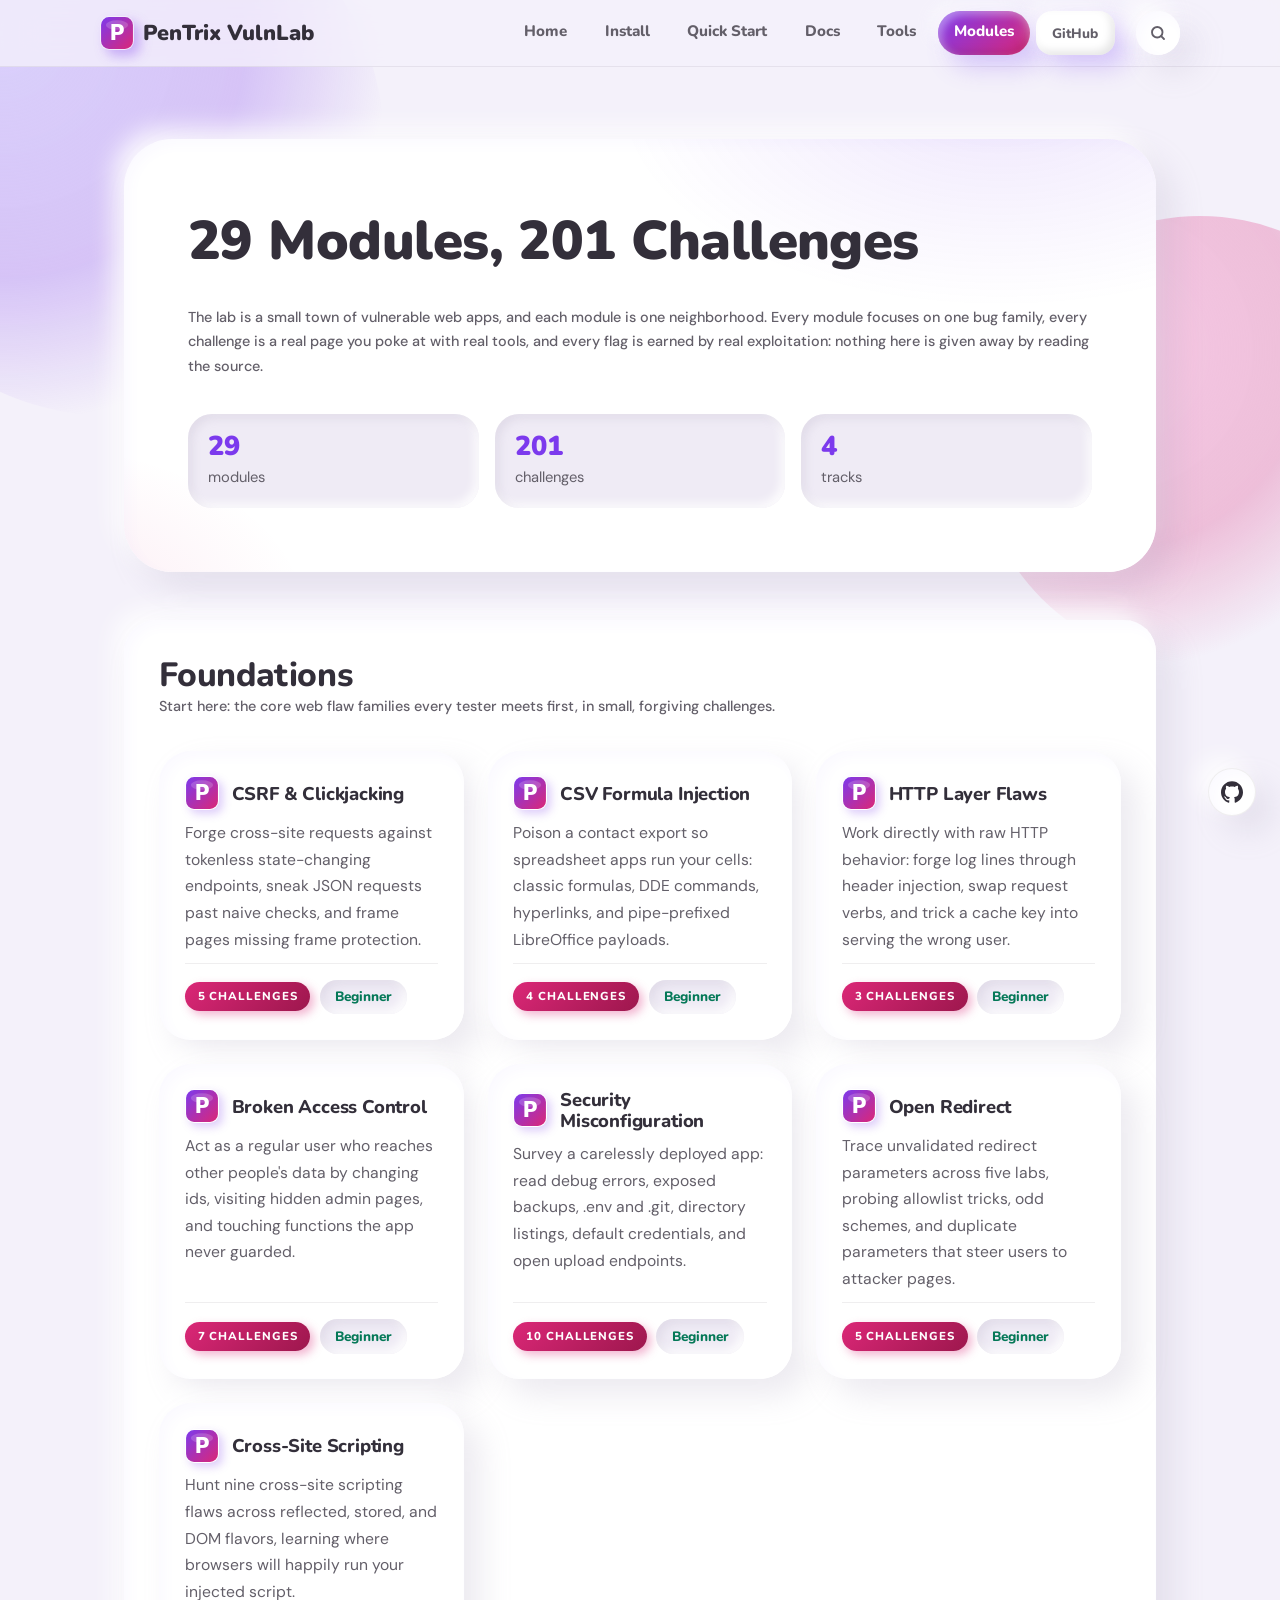
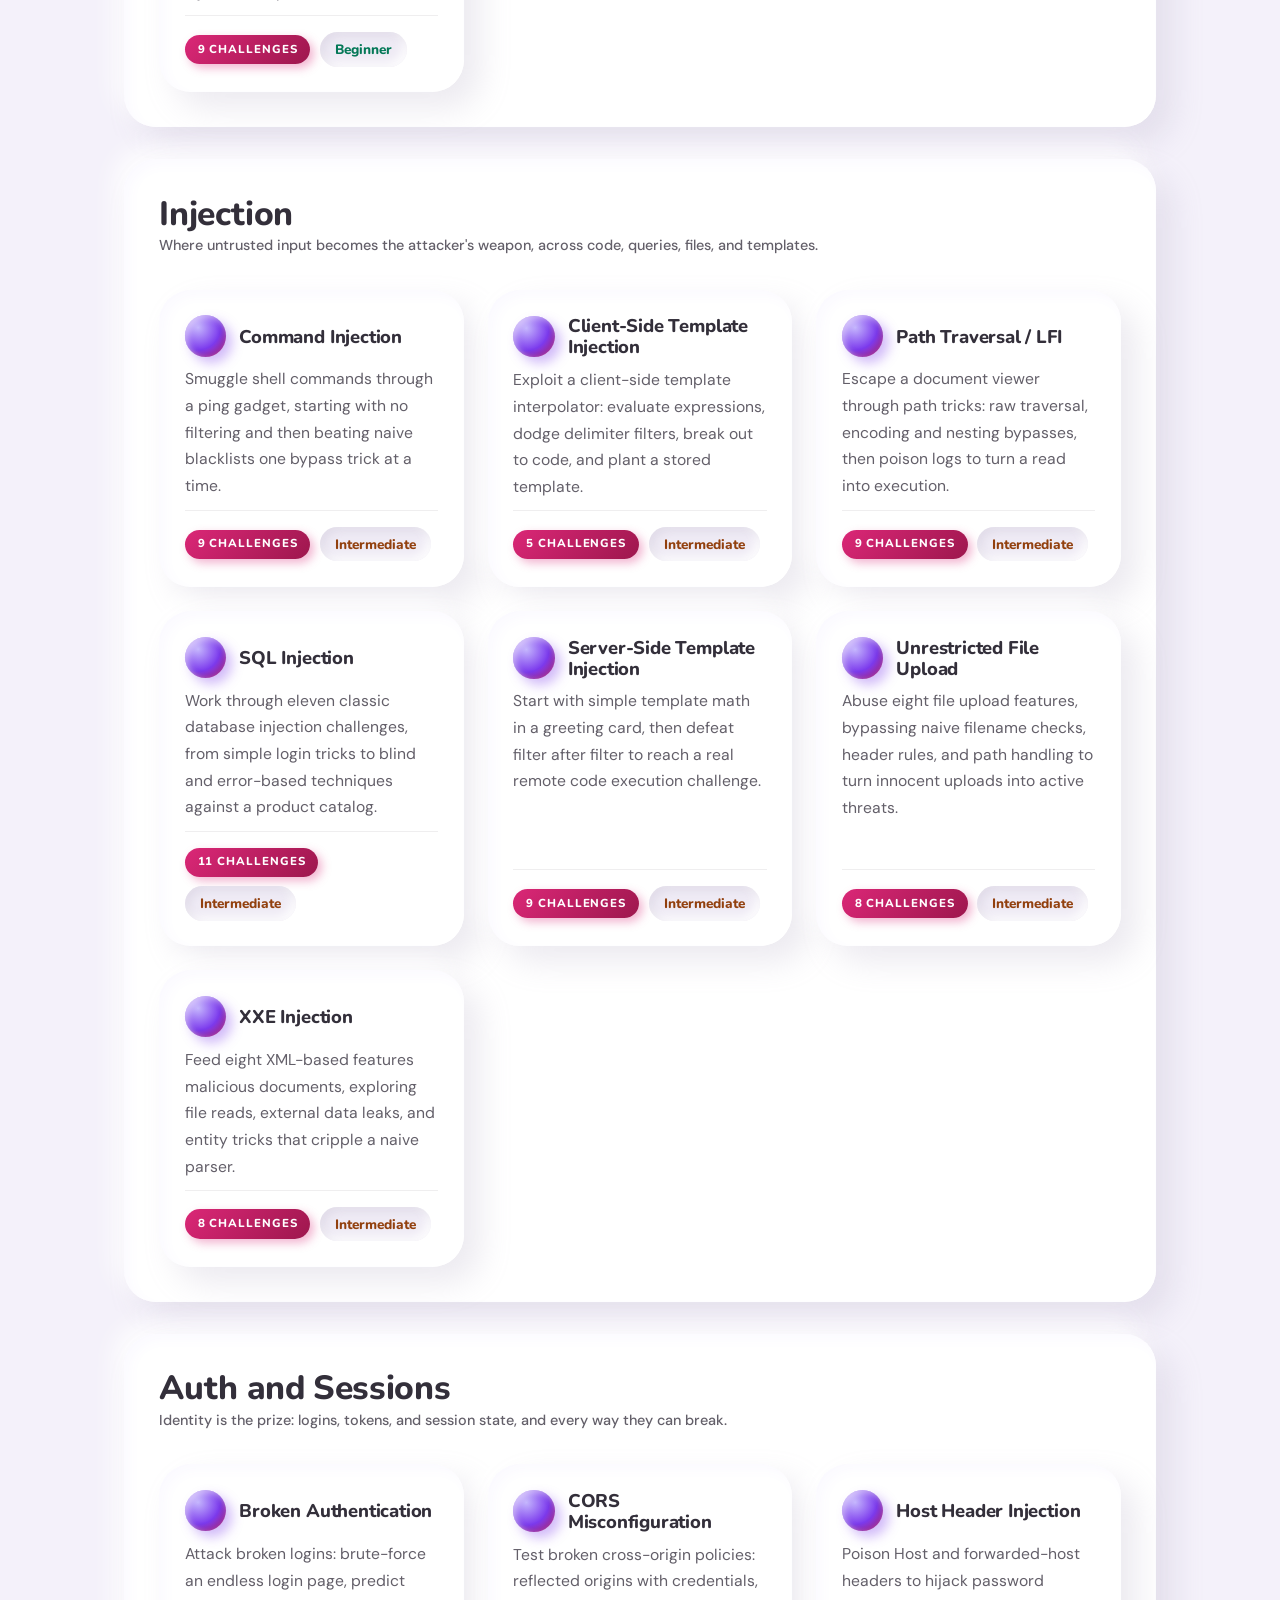
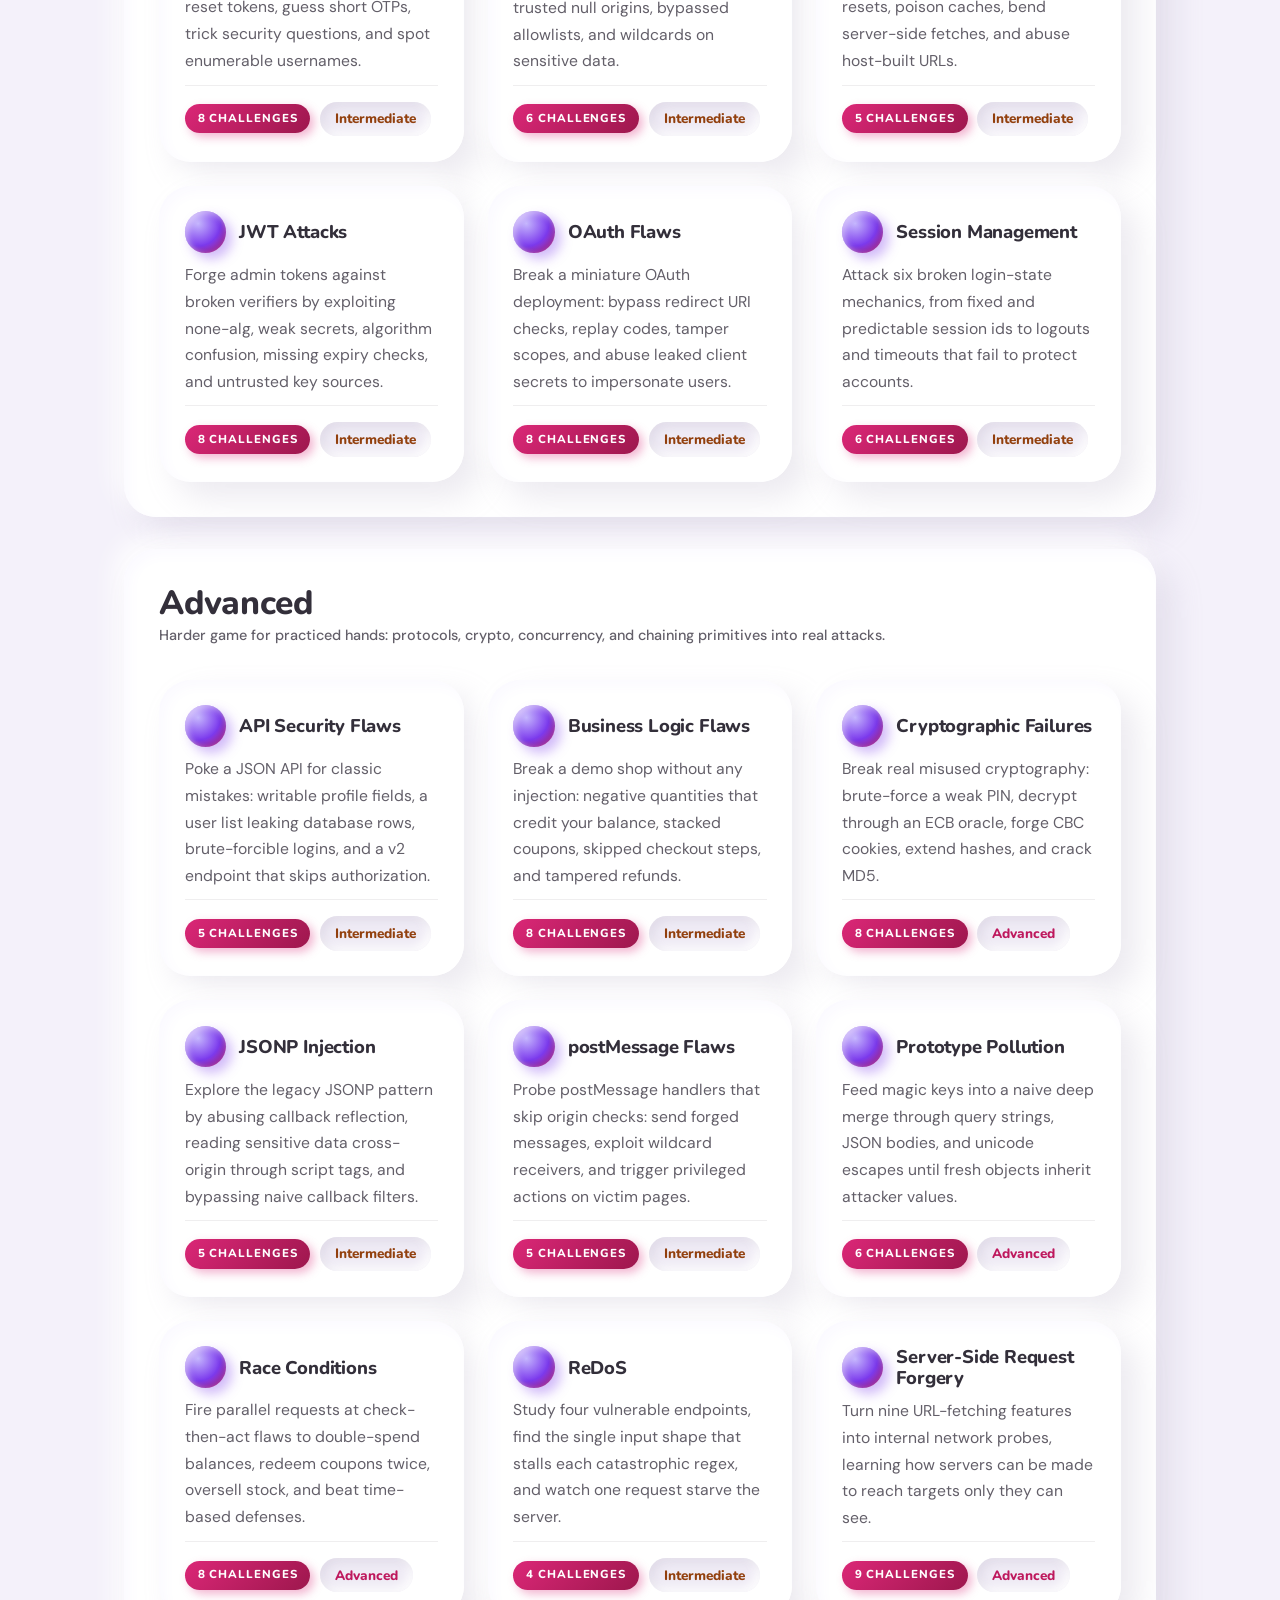
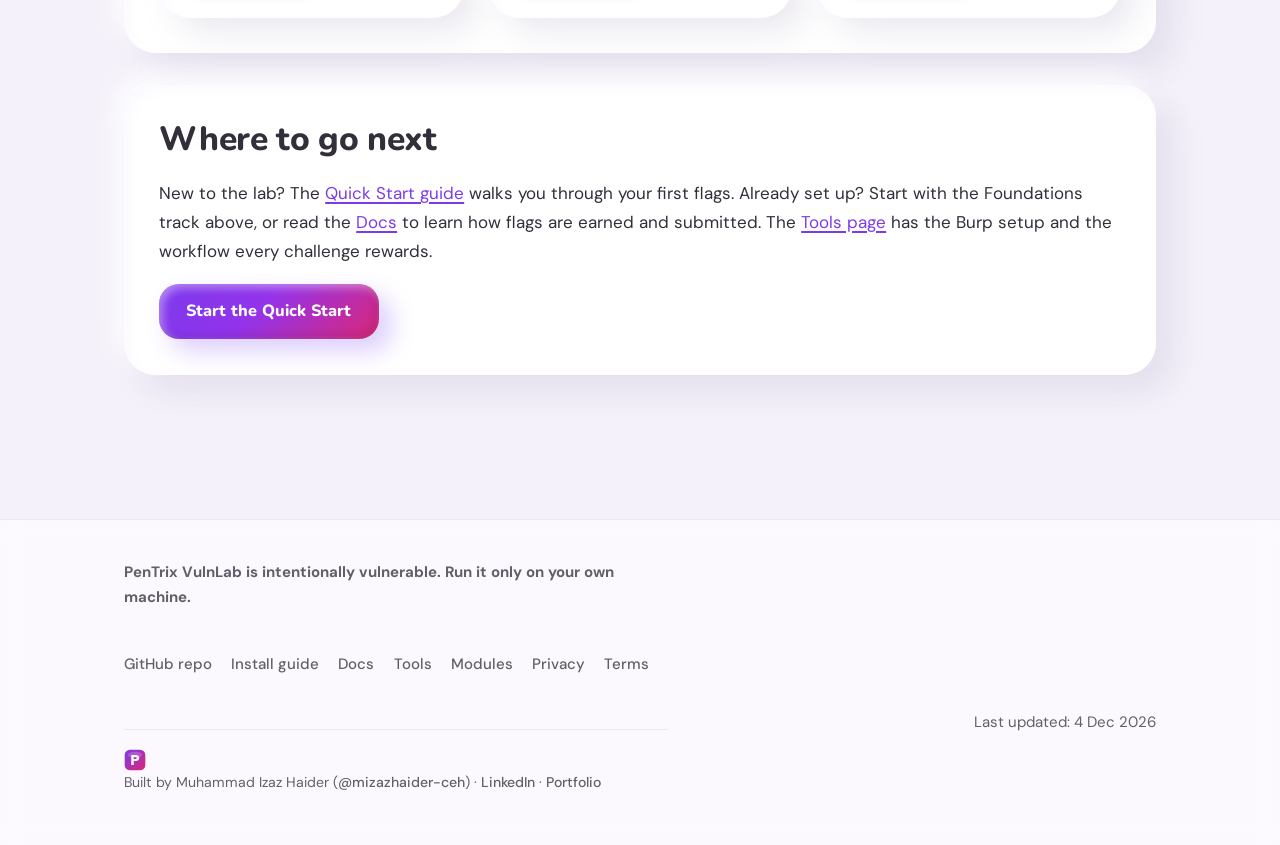
<file: modules.html>
<!DOCTYPE html>
<html lang="en">
<head>
<meta charset="utf-8">
<meta name="viewport" content="width=device-width, initial-scale=1">
<title>Module Catalog: 29 Modules, 201 Challenges - PenTrix VulnLab</title>
<meta name="description" content="The PenTrix VulnLab module catalog: 29 small vulnerable app areas, 201 challenges, across four tracks: Foundations, Injection, Auth and Sessions, and Advanced. Every flag is earned by real exploitation.">
<link rel="icon" href="assets/img/favicon.svg" type="image/svg+xml">
<link rel="icon" type="image/png" sizes="32x32" href="assets/img/favicon-32.png">
<link rel="icon" type="image/png" sizes="16x16" href="assets/img/favicon-16.png">
<link rel="apple-touch-icon" href="assets/img/apple-touch-icon.png">
<link rel="manifest" href="site.webmanifest">
<link rel="mask-icon" href="assets/img/favicon.svg" color="#7C3AED">
<!-- Analytics: not installed. To enable privacy-friendly analytics (Plausible or Umami recommended), paste the snippet here. Owner approval required before adding any tracker. -->
<link rel="preconnect" href="https://fonts.googleapis.com">
<link rel="preconnect" href="https://fonts.gstatic.com" crossorigin>
<link href="https://fonts.googleapis.com/css2?family=DM+Sans:wght@400;500;700&family=Nunito:wght@700;800;900&display=swap" rel="stylesheet">
<link rel="stylesheet" href="assets/css/site.css">
<style>
  .pill-difficulty{color:#047857}
  .pill-intermediate{color:#b45309}
  .pill-advanced{color:#9d174d}
  .track-head{margin-bottom:0}
</style>
<link rel="canonical" href="https://mizazhaider-ceh.github.io/PenTrix-VulnLab-Website/modules.html">
<meta name="theme-color" content="#7C3AED">
<meta property="og:title" content="Module Catalog: 29 Modules, 201 Challenges - PenTrix VulnLab">
<meta property="og:description" content="The PenTrix VulnLab module catalog: 29 small vulnerable app areas, 201 challenges, across four tracks: Foundations, Injection, Auth and Sessions, and Advanced. Every flag is earned by real exploitation.">
<meta property="og:type" content="website">
<meta property="og:url" content="https://mizazhaider-ceh.github.io/PenTrix-VulnLab-Website/modules.html">
<meta property="og:image" content="https://mizazhaider-ceh.github.io/PenTrix-VulnLab-Website/assets/img/og-image.png">
<meta property="og:image:width" content="1200">
<meta property="og:image:height" content="630">
<meta property="og:image:alt" content="PenTrix VulnLab: learn web security by breaking real websites. 201 challenges, 29 modules, 3 scenarios.">
<meta name="twitter:card" content="summary_large_image">
<meta name="twitter:title" content="Module Catalog: 29 Modules, 201 Challenges - PenTrix VulnLab">
<meta name="twitter:description" content="The PenTrix VulnLab module catalog: 29 small vulnerable app areas, 201 challenges, across four tracks: Foundations, Injection, Auth and Sessions, and Advanced. Every flag is earned by real exploitation.">
<meta name="twitter:image" content="https://mizazhaider-ceh.github.io/PenTrix-VulnLab-Website/assets/img/og-image.png">
</head>
<body>
<a class="skip-link" href="#main-content">Skip to main content</a>
<header class="topbar">
  <div class="wrap topbar-inner">
    <a class="brand" href="index.html">
      <img class="mark" src="assets/img/logo.svg" alt="" width="34" height="34" aria-hidden="true">
      <span>PenTrix VulnLab</span>
    </a>
    <button class="nav-toggle" type="button" aria-expanded="false" aria-controls="mainnav" aria-label="Open menu">
      <span class="nav-toggle-bars" aria-hidden="true"><i></i><i></i><i></i></span>
    </button>
    <nav id="mainnav" aria-label="Main navigation">
      <a href="index.html">Home</a>
      <a href="install.html">Install</a>
      <a href="quickstart.html">Quick Start</a>
      <a href="docs.html">Docs</a>
      <a href="tools.html">Tools</a>
      <a href="modules.html" aria-current="page">Modules</a>
      <a class="clay-btn clay-btn-sm" href="https://github.com/mizazhaider-ceh/PenTrix-VulnLab" target="_blank" rel="noopener">GitHub</a>
    </nav>
    <button class="search-btn" id="search-open" type="button" aria-label="Search this site" aria-expanded="false" title="Search (press /)">
      <svg width="18" height="18" viewBox="0 0 24 24" fill="none" stroke="currentColor" stroke-width="2.5" stroke-linecap="round" aria-hidden="true"><circle cx="11" cy="11" r="7"/><path d="M20 20l-3.8-3.8"/></svg>
    </button>
  </div>
</header>
<!-- Site search overlay. The button lives in the site header, after the nav. -->
<div class="search-overlay" id="search-overlay" role="dialog" aria-modal="true" aria-labelledby="search-label" hidden>
  <div class="search-backdrop"></div>
  <div class="search-panel">
    <span class="visually-hidden" id="search-label">Search this site</span>
    <div class="search-head">
      <svg width="20" height="20" viewBox="0 0 24 24" fill="none" stroke="currentColor" stroke-width="2.5" stroke-linecap="round" aria-hidden="true"><circle cx="11" cy="11" r="7"/><path d="M20 20l-3.8-3.8"/></svg>
      <input class="search-input" id="search-input" type="search" placeholder="Search pages, modules, tools..." autocomplete="off" spellcheck="false" role="combobox" aria-expanded="false" aria-controls="search-results" aria-autocomplete="list">
      <button class="search-close" id="search-close" type="button" aria-label="Close search">
        <svg width="16" height="16" viewBox="0 0 24 24" fill="none" stroke="currentColor" stroke-width="2.5" stroke-linecap="round" aria-hidden="true"><path d="M6 6l12 12M18 6L6 18"/></svg>
      </button>
    </div>
    <ul class="search-results" id="search-results" role="listbox" aria-label="Search results"></ul>
    <p class="search-foot"><kbd>/</kbd> opens search <kbd>Esc</kbd> closes <kbd>&uarr;</kbd><kbd>&darr;</kbd> moves <kbd>Enter</kbd> opens result</p>
  </div>
</div>


<div class="blobs" aria-hidden="true"><span class="blob-1"></span><span class="blob-2"></span><span class="blob-3"></span></div>

<main id="main-content" class="wrap">
  <section class="hero">
    <h1 data-hero="1">29 Modules, 201 Challenges</h1>
    <p class="tagline" data-hero="2">The lab is a small town of vulnerable web apps, and each module is one neighborhood. Every module focuses on one bug family, every challenge is a real page you poke at with real tools, and every flag is earned by real exploitation: nothing here is given away by reading the source.</p>
    <div class="stats" data-hero="3">
      <div class="stat"><strong>29</strong><span>modules</span></div>
      <div class="stat"><strong>201</strong><span>challenges</span></div>
      <div class="stat"><strong>4</strong><span>tracks</span></div>
    </div>
  </section>

  <section class="card" id="foundations" data-reveal data-rdg="0">
    <h2 class="track-head">Foundations</h2>
    <p class="tagline">Start here: the core web flaw families every tester meets first, in small, forgiving challenges.</p>
    <div class="grid">
      <article class="clay-card" id="module-csrf" data-reveal data-rdg="0">
        <div class="card-top"><img class="mark" src="assets/img/logo.svg" alt="" width="34" height="34" aria-hidden="true"><h3>CSRF &amp; Clickjacking</h3></div>
        <p>Forge cross-site requests against tokenless state-changing endpoints, sneak JSON requests past naive checks, and frame pages missing frame protection.</p>
        <div class="card-foot"><span class="badge-new">5 challenges</span><span class="pill pill-difficulty" data-level="beginner">Beginner</span></div>
      </article>
      <article class="clay-card" id="module-formula" data-reveal data-rdg="1">
        <div class="card-top"><img class="mark" src="assets/img/logo.svg" alt="" width="34" height="34" aria-hidden="true"><h3>CSV Formula Injection</h3></div>
        <p>Poison a contact export so spreadsheet apps run your cells: classic formulas, DDE commands, hyperlinks, and pipe-prefixed LibreOffice payloads.</p>
        <div class="card-foot"><span class="badge-new">4 challenges</span><span class="pill pill-difficulty" data-level="beginner">Beginner</span></div>
      </article>
      <article class="clay-card" id="module-http" data-reveal data-rdg="2">
        <div class="card-top"><img class="mark" src="assets/img/logo.svg" alt="" width="34" height="34" aria-hidden="true"><h3>HTTP Layer Flaws</h3></div>
        <p>Work directly with raw HTTP behavior: forge log lines through header injection, swap request verbs, and trick a cache key into serving the wrong user.</p>
        <div class="card-foot"><span class="badge-new">3 challenges</span><span class="pill pill-difficulty" data-level="beginner">Beginner</span></div>
      </article>
      <article class="clay-card" id="module-idor" data-reveal data-rdg="3">
        <div class="card-top"><img class="mark" src="assets/img/logo.svg" alt="" width="34" height="34" aria-hidden="true"><h3>Broken Access Control</h3></div>
        <p>Act as a regular user who reaches other people's data by changing ids, visiting hidden admin pages, and touching functions the app never guarded.</p>
        <div class="card-foot"><span class="badge-new">7 challenges</span><span class="pill pill-difficulty" data-level="beginner">Beginner</span></div>
      </article>
      <article class="clay-card" id="module-misconfig" data-reveal data-rdg="4">
        <div class="card-top"><img class="mark" src="assets/img/logo.svg" alt="" width="34" height="34" aria-hidden="true"><h3>Security Misconfiguration</h3></div>
        <p>Survey a carelessly deployed app: read debug errors, exposed backups, .env and .git, directory listings, default credentials, and open upload endpoints.</p>
        <div class="card-foot"><span class="badge-new">10 challenges</span><span class="pill pill-difficulty" data-level="beginner">Beginner</span></div>
      </article>
      <article class="clay-card" id="module-redirect" data-reveal data-rdg="5">
        <div class="card-top"><img class="mark" src="assets/img/logo.svg" alt="" width="34" height="34" aria-hidden="true"><h3>Open Redirect</h3></div>
        <p>Trace unvalidated redirect parameters across five labs, probing allowlist tricks, odd schemes, and duplicate parameters that steer users to attacker pages.</p>
        <div class="card-foot"><span class="badge-new">5 challenges</span><span class="pill pill-difficulty" data-level="beginner">Beginner</span></div>
      </article>
      <article class="clay-card" id="module-xss" data-reveal data-rdg="6">
        <div class="card-top"><img class="mark" src="assets/img/logo.svg" alt="" width="34" height="34" aria-hidden="true"><h3>Cross-Site Scripting</h3></div>
        <p>Hunt nine cross-site scripting flaws across reflected, stored, and DOM flavors, learning where browsers will happily run your injected script.</p>
        <div class="card-foot"><span class="badge-new">9 challenges</span><span class="pill pill-difficulty" data-level="beginner">Beginner</span></div>
      </article>
    </div>
  </section>

  <section class="card" id="injection" data-reveal data-rdg="1">
    <h2 class="track-head">Injection</h2>
    <p class="tagline">Where untrusted input becomes the attacker's weapon, across code, queries, files, and templates.</p>
    <div class="grid">
      <article class="clay-card" id="module-cmdi" data-reveal data-rdg="0">
        <div class="card-top"><span class="orb orb-amber" aria-hidden="true"></span><h3>Command Injection</h3></div>
        <p>Smuggle shell commands through a ping gadget, starting with no filtering and then beating naive blacklists one bypass trick at a time.</p>
        <div class="card-foot"><span class="badge-new">9 challenges</span><span class="pill pill-intermediate pill-difficulty" data-level="intermediate">Intermediate</span></div>
      </article>
      <article class="clay-card" id="module-csti" data-reveal data-rdg="1">
        <div class="card-top"><span class="orb orb-amber" aria-hidden="true"></span><h3>Client-Side Template Injection</h3></div>
        <p>Exploit a client-side template interpolator: evaluate expressions, dodge delimiter filters, break out to code, and plant a stored template.</p>
        <div class="card-foot"><span class="badge-new">5 challenges</span><span class="pill pill-intermediate pill-difficulty" data-level="intermediate">Intermediate</span></div>
      </article>
      <article class="clay-card" id="module-lfi" data-reveal data-rdg="2">
        <div class="card-top"><span class="orb orb-amber" aria-hidden="true"></span><h3>Path Traversal / LFI</h3></div>
        <p>Escape a document viewer through path tricks: raw traversal, encoding and nesting bypasses, then poison logs to turn a read into execution.</p>
        <div class="card-foot"><span class="badge-new">9 challenges</span><span class="pill pill-intermediate pill-difficulty" data-level="intermediate">Intermediate</span></div>
      </article>
      <article class="clay-card" id="module-sqli" data-reveal data-rdg="3">
        <div class="card-top"><span class="orb orb-amber" aria-hidden="true"></span><h3>SQL Injection</h3></div>
        <p>Work through eleven classic database injection challenges, from simple login tricks to blind and error-based techniques against a product catalog.</p>
        <div class="card-foot"><span class="badge-new">11 challenges</span><span class="pill pill-intermediate pill-difficulty" data-level="intermediate">Intermediate</span></div>
      </article>
      <article class="clay-card" id="module-ssti" data-reveal data-rdg="4">
        <div class="card-top"><span class="orb orb-amber" aria-hidden="true"></span><h3>Server-Side Template Injection</h3></div>
        <p>Start with simple template math in a greeting card, then defeat filter after filter to reach a real remote code execution challenge.</p>
        <div class="card-foot"><span class="badge-new">9 challenges</span><span class="pill pill-intermediate pill-difficulty" data-level="intermediate">Intermediate</span></div>
      </article>
      <article class="clay-card" id="module-upload" data-reveal data-rdg="5">
        <div class="card-top"><span class="orb orb-amber" aria-hidden="true"></span><h3>Unrestricted File Upload</h3></div>
        <p>Abuse eight file upload features, bypassing naive filename checks, header rules, and path handling to turn innocent uploads into active threats.</p>
        <div class="card-foot"><span class="badge-new">8 challenges</span><span class="pill pill-intermediate pill-difficulty" data-level="intermediate">Intermediate</span></div>
      </article>
      <article class="clay-card" id="module-xxe" data-reveal data-rdg="6">
        <div class="card-top"><span class="orb orb-amber" aria-hidden="true"></span><h3>XXE Injection</h3></div>
        <p>Feed eight XML-based features malicious documents, exploring file reads, external data leaks, and entity tricks that cripple a naive parser.</p>
        <div class="card-foot"><span class="badge-new">8 challenges</span><span class="pill pill-intermediate pill-difficulty" data-level="intermediate">Intermediate</span></div>
      </article>
    </div>
  </section>

  <section class="card" id="auth-sessions" data-reveal data-rdg="2">
    <h2 class="track-head">Auth and Sessions</h2>
    <p class="tagline">Identity is the prize: logins, tokens, and session state, and every way they can break.</p>
    <div class="grid">
      <article class="clay-card" id="module-auth" data-reveal data-rdg="0">
        <div class="card-top"><span class="orb orb-sky" aria-hidden="true"></span><h3>Broken Authentication</h3></div>
        <p>Attack broken logins: brute-force an endless login page, predict reset tokens, guess short OTPs, trick security questions, and spot enumerable usernames.</p>
        <div class="card-foot"><span class="badge-new">8 challenges</span><span class="pill pill-intermediate pill-difficulty" data-level="intermediate">Intermediate</span></div>
      </article>
      <article class="clay-card" id="module-cors" data-reveal data-rdg="1">
        <div class="card-top"><span class="orb orb-sky" aria-hidden="true"></span><h3>CORS Misconfiguration</h3></div>
        <p>Test broken cross-origin policies: reflected origins with credentials, trusted null origins, bypassed allowlists, and wildcards on sensitive data.</p>
        <div class="card-foot"><span class="badge-new">6 challenges</span><span class="pill pill-intermediate pill-difficulty" data-level="intermediate">Intermediate</span></div>
      </article>
      <article class="clay-card" id="module-hostheader" data-reveal data-rdg="2">
        <div class="card-top"><span class="orb orb-sky" aria-hidden="true"></span><h3>Host Header Injection</h3></div>
        <p>Poison Host and forwarded-host headers to hijack password resets, poison caches, bend server-side fetches, and abuse host-built URLs.</p>
        <div class="card-foot"><span class="badge-new">5 challenges</span><span class="pill pill-intermediate pill-difficulty" data-level="intermediate">Intermediate</span></div>
      </article>
      <article class="clay-card" id="module-jwt" data-reveal data-rdg="3">
        <div class="card-top"><span class="orb orb-sky" aria-hidden="true"></span><h3>JWT Attacks</h3></div>
        <p>Forge admin tokens against broken verifiers by exploiting none-alg, weak secrets, algorithm confusion, missing expiry checks, and untrusted key sources.</p>
        <div class="card-foot"><span class="badge-new">8 challenges</span><span class="pill pill-intermediate pill-difficulty" data-level="intermediate">Intermediate</span></div>
      </article>
      <article class="clay-card" id="module-oauth" data-reveal data-rdg="4">
        <div class="card-top"><span class="orb orb-sky" aria-hidden="true"></span><h3>OAuth Flaws</h3></div>
        <p>Break a miniature OAuth deployment: bypass redirect URI checks, replay codes, tamper scopes, and abuse leaked client secrets to impersonate users.</p>
        <div class="card-foot"><span class="badge-new">8 challenges</span><span class="pill pill-intermediate pill-difficulty" data-level="intermediate">Intermediate</span></div>
      </article>
      <article class="clay-card" id="module-session" data-reveal data-rdg="5">
        <div class="card-top"><span class="orb orb-sky" aria-hidden="true"></span><h3>Session Management</h3></div>
        <p>Attack six broken login-state mechanics, from fixed and predictable session ids to logouts and timeouts that fail to protect accounts.</p>
        <div class="card-foot"><span class="badge-new">6 challenges</span><span class="pill pill-intermediate pill-difficulty" data-level="intermediate">Intermediate</span></div>
      </article>
    </div>
  </section>

  <section class="card" id="advanced" data-reveal data-rdg="3">
    <h2 class="track-head">Advanced</h2>
    <p class="tagline">Harder game for practiced hands: protocols, crypto, concurrency, and chaining primitives into real attacks.</p>
    <div class="grid">
      <article class="clay-card" id="module-api" data-reveal data-rdg="0">
        <div class="card-top"><span class="orb orb-emerald" aria-hidden="true"></span><h3>API Security Flaws</h3></div>
        <p>Poke a JSON API for classic mistakes: writable profile fields, a user list leaking database rows, brute-forcible logins, and a v2 endpoint that skips authorization.</p>
        <div class="card-foot"><span class="badge-new">5 challenges</span><span class="pill pill-intermediate pill-difficulty" data-level="intermediate">Intermediate</span></div>
      </article>
      <article class="clay-card" id="module-bizlogic" data-reveal data-rdg="1">
        <div class="card-top"><span class="orb orb-emerald" aria-hidden="true"></span><h3>Business Logic Flaws</h3></div>
        <p>Break a demo shop without any injection: negative quantities that credit your balance, stacked coupons, skipped checkout steps, and tampered refunds.</p>
        <div class="card-foot"><span class="badge-new">8 challenges</span><span class="pill pill-intermediate pill-difficulty" data-level="intermediate">Intermediate</span></div>
      </article>
      <article class="clay-card" id="module-crypto" data-reveal data-rdg="2">
        <div class="card-top"><span class="orb orb-emerald" aria-hidden="true"></span><h3>Cryptographic Failures</h3></div>
        <p>Break real misused cryptography: brute-force a weak PIN, decrypt through an ECB oracle, forge CBC cookies, extend hashes, and crack MD5.</p>
        <div class="card-foot"><span class="badge-new">8 challenges</span><span class="pill pill-advanced pill-difficulty" data-level="advanced">Advanced</span></div>
      </article>
      <article class="clay-card" id="module-jsonp" data-reveal data-rdg="3">
        <div class="card-top"><span class="orb orb-emerald" aria-hidden="true"></span><h3>JSONP Injection</h3></div>
        <p>Explore the legacy JSONP pattern by abusing callback reflection, reading sensitive data cross-origin through script tags, and bypassing naive callback filters.</p>
        <div class="card-foot"><span class="badge-new">5 challenges</span><span class="pill pill-intermediate pill-difficulty" data-level="intermediate">Intermediate</span></div>
      </article>
      <article class="clay-card" id="module-postmsg" data-reveal data-rdg="4">
        <div class="card-top"><span class="orb orb-emerald" aria-hidden="true"></span><h3>postMessage Flaws</h3></div>
        <p>Probe postMessage handlers that skip origin checks: send forged messages, exploit wildcard receivers, and trigger privileged actions on victim pages.</p>
        <div class="card-foot"><span class="badge-new">5 challenges</span><span class="pill pill-intermediate pill-difficulty" data-level="intermediate">Intermediate</span></div>
      </article>
      <article class="clay-card" id="module-proto" data-reveal data-rdg="5">
        <div class="card-top"><span class="orb orb-emerald" aria-hidden="true"></span><h3>Prototype Pollution</h3></div>
        <p>Feed magic keys into a naive deep merge through query strings, JSON bodies, and unicode escapes until fresh objects inherit attacker values.</p>
        <div class="card-foot"><span class="badge-new">6 challenges</span><span class="pill pill-advanced pill-difficulty" data-level="advanced">Advanced</span></div>
      </article>
      <article class="clay-card" id="module-race" data-reveal data-rdg="6">
        <div class="card-top"><span class="orb orb-emerald" aria-hidden="true"></span><h3>Race Conditions</h3></div>
        <p>Fire parallel requests at check-then-act flaws to double-spend balances, redeem coupons twice, oversell stock, and beat time-based defenses.</p>
        <div class="card-foot"><span class="badge-new">8 challenges</span><span class="pill pill-advanced pill-difficulty" data-level="advanced">Advanced</span></div>
      </article>
      <article class="clay-card" id="module-redos" data-reveal data-rdg="7">
        <div class="card-top"><span class="orb orb-emerald" aria-hidden="true"></span><h3>ReDoS</h3></div>
        <p>Study four vulnerable endpoints, find the single input shape that stalls each catastrophic regex, and watch one request starve the server.</p>
        <div class="card-foot"><span class="badge-new">4 challenges</span><span class="pill pill-intermediate pill-difficulty" data-level="intermediate">Intermediate</span></div>
      </article>
      <article class="clay-card" id="module-ssrf" data-reveal data-rdg="8">
        <div class="card-top"><span class="orb orb-emerald" aria-hidden="true"></span><h3>Server-Side Request Forgery</h3></div>
        <p>Turn nine URL-fetching features into internal network probes, learning how servers can be made to reach targets only they can see.</p>
        <div class="card-foot"><span class="badge-new">9 challenges</span><span class="pill pill-advanced pill-difficulty" data-level="advanced">Advanced</span></div>
      </article>
    </div>
  </section>

  <section class="card" id="where-next" data-reveal data-rdg="0">
    <h2>Where to go next</h2>
    <p>New to the lab? The <a href="quickstart.html">Quick Start guide</a> walks you through your first flags. Already set up? Start with the Foundations track above, or read the <a href="docs.html">Docs</a> to learn how flags are earned and submitted. The <a href="tools.html">Tools page</a> has the Burp setup and the workflow every challenge rewards.</p>
    <p><a class="clay-btn clay-btn-primary" href="quickstart.html">Start the Quick Start</a></p>
  </section>
</main>

<footer class="foot">
  <div class="wrap">
    <p><strong>PenTrix VulnLab is intentionally vulnerable. Run it only on your own machine.</strong></p>
    <nav aria-label="Footer navigation">
      <a href="https://github.com/mizazhaider-ceh/PenTrix-VulnLab" target="_blank" rel="noopener">GitHub repo</a>
      <a href="install.html">Install guide</a>
      <a href="docs.html">Docs</a>
      <a href="tools.html">Tools</a>
      <a href="modules.html">Modules</a>
      <a href="privacy.html">Privacy</a>
      <a href="terms.html">Terms</a>
    </nav>
    <p class="credit"><img class="foot-mark" src="assets/img/logo.svg" alt="PenTrix VulnLab logo" width="22" height="22"> Built by Muhammad Izaz Haider (<a href="https://github.com/mizazhaider-ceh" target="_blank" rel="noopener">@mizazhaider-ceh</a>) &middot; <a href="https://www.linkedin.com/in/muhammad-izaz-haider-091639314/" target="_blank" rel="noopener">LinkedIn</a> &middot; <a href="https://www.mizazhaider-ceh.dev/" target="_blank" rel="noopener">Portfolio</a></p>
  </div>
</footer>

<!-- Mobile sticky CTA bar: single action for phone widths only -->
<div class="mobile-cta" id="mobileCta" role="region" aria-label="Quick action">
  <a class="mobile-cta-action" href="install.html">
    <svg class="mobile-cta-icon" width="18" height="18" viewBox="0 0 24 24" fill="none" aria-hidden="true">
      <path d="M12 3v12m0 0l-4.5-4.5M12 15l4.5-4.5M4 20h16" stroke="currentColor" stroke-width="2.4" stroke-linecap="round" stroke-linejoin="round"/>
    </svg>
    <span>Install the lab</span>
  </a>
  <button class="mobile-cta-dismiss" type="button" id="mobileCtaDismiss" aria-label="Dismiss the install banner">
    <svg width="14" height="14" viewBox="0 0 14 14" fill="none" aria-hidden="true">
      <path d="M2 2l10 10M12 2L2 12" stroke="currentColor" stroke-width="2.2" stroke-linecap="round"/>
    </svg>
  </button>
</div>

<!-- Floating UI: scroll progress + bottom-right action cluster -->
<div class="progress-bar" id="progressBar" aria-hidden="true"></div>

<a class="fab fab-github" href="https://github.com/mizazhaider-ceh/PenTrix-VulnLab" target="_blank" rel="noopener" aria-label="GitHub repository">
  <svg width="22" height="22" viewBox="0 0 24 24" fill="currentColor" aria-hidden="true">
    <path d="M12 .297c-6.63 0-12 5.373-12 12 0 5.303 3.438 9.8 8.205 11.385.6.113.82-.258.82-.577 0-.285-.01-1.04-.015-2.04-3.338.724-4.042-1.61-4.042-1.61C4.422 18.07 3.633 17.7 3.633 17.7c-1.087-.744.084-.729.084-.729 1.205.084 1.838 1.236 1.838 1.236 1.07 1.835 2.809 1.305 3.495.998.108-.776.417-1.305.76-1.605-2.665-.3-5.466-1.332-5.466-5.93 0-1.31.465-2.38 1.235-3.22-.135-.303-.54-1.523.105-3.176 0 0 1.005-.322 3.3 1.23.96-.267 1.98-.399 3-.405 1.02.006 2.04.138 3 .405 2.28-1.552 3.285-1.23 3.285-1.23.645 1.653.24 2.873.12 3.176.765.84 1.23 1.91 1.23 3.22 0 4.61-2.805 5.625-5.475 5.92.42.36.81 1.096.81 2.22 0 1.606-.015 2.896-.015 3.286 0 .315.21.69.825.57C20.565 22.092 24 17.592 24 12.297c0-6.627-5.373-12-12-12"/>
  </svg>
</a>

<a class="fab to-top" id="toTop" href="#" aria-label="Back to top">
  <svg width="20" height="20" viewBox="0 0 24 24" fill="none" aria-hidden="true">
    <path d="M12 19V5m0 0l-7 7m7-7l7 7" stroke="currentColor" stroke-width="2.4" stroke-linecap="round" stroke-linejoin="round"/>
  </svg>
</a>

<script src="assets/js/site.js" defer></script>
<script src="assets/js/search.js" defer></script>
</body>
</html>
</file>
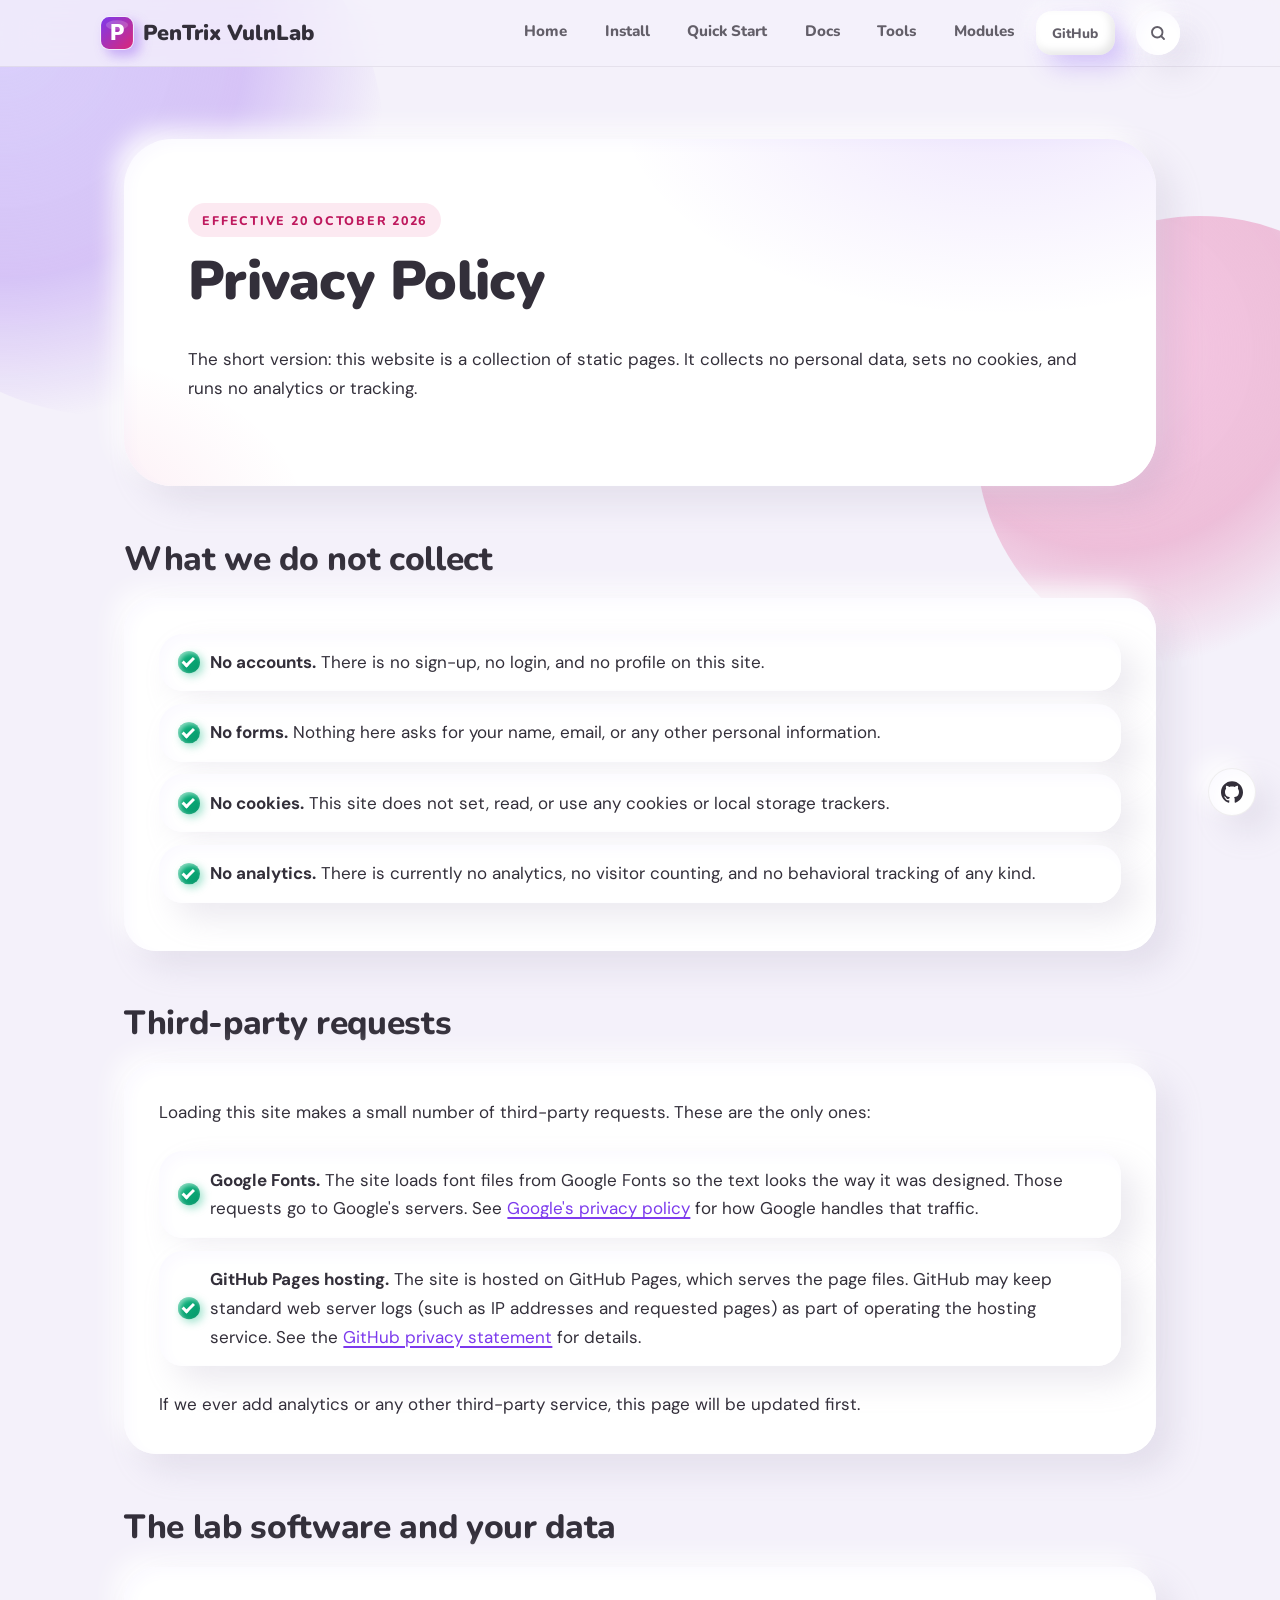
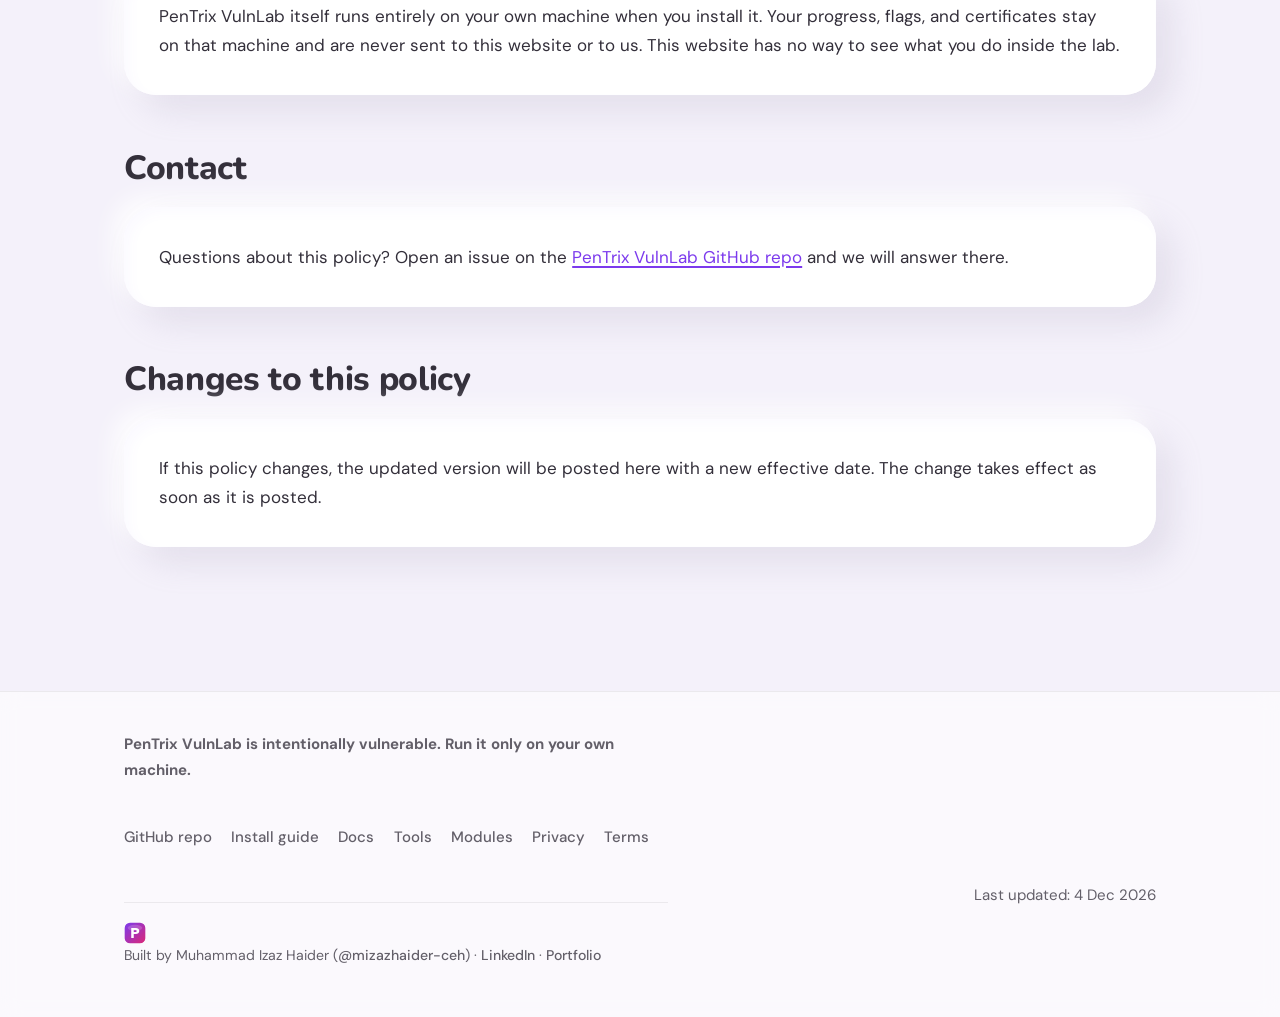
<file: privacy.html>
<!DOCTYPE html>
<html lang="en">
<head>
<meta charset="utf-8">
<meta name="viewport" content="width=device-width, initial-scale=1">
<title>Privacy Policy | PenTrix VulnLab</title>
<meta name="description" content="Privacy policy for the PenTrix VulnLab website. This static site collects no personal data, sets no cookies, and runs no analytics or tracking.">
<link rel="icon" href="assets/img/favicon.svg" type="image/svg+xml">
<link rel="icon" type="image/png" sizes="32x32" href="assets/img/favicon-32.png">
<link rel="icon" type="image/png" sizes="16x16" href="assets/img/favicon-16.png">
<link rel="apple-touch-icon" href="assets/img/apple-touch-icon.png">
<link rel="manifest" href="site.webmanifest">
<link rel="mask-icon" href="assets/img/favicon.svg" color="#7C3AED">
<!-- Analytics: not installed. To enable privacy-friendly analytics (Plausible or Umami recommended), paste the snippet here. Owner approval required before adding any tracker. -->
<link rel="preconnect" href="https://fonts.googleapis.com">
<link rel="preconnect" href="https://fonts.gstatic.com" crossorigin>
<link href="https://fonts.googleapis.com/css2?family=DM+Sans:wght@400;500;700&family=Nunito:wght@700;800;900&display=swap" rel="stylesheet">
<link rel="stylesheet" href="assets/css/site.css">
<link rel="canonical" href="https://mizazhaider-ceh.github.io/PenTrix-VulnLab-Website/privacy.html">
<meta name="theme-color" content="#7C3AED">
<meta property="og:title" content="Privacy Policy | PenTrix VulnLab">
<meta property="og:description" content="Privacy policy for the PenTrix VulnLab website. This static site collects no personal data, sets no cookies, and runs no analytics or tracking.">
<meta property="og:type" content="website">
<meta property="og:url" content="https://mizazhaider-ceh.github.io/PenTrix-VulnLab-Website/privacy.html">
<meta property="og:image" content="https://mizazhaider-ceh.github.io/PenTrix-VulnLab-Website/assets/img/og-image.png">
<meta property="og:image:width" content="1200">
<meta property="og:image:height" content="630">
<meta property="og:image:alt" content="PenTrix VulnLab: learn web security by breaking real websites. 201 challenges, 29 modules, 3 scenarios.">
<meta name="twitter:card" content="summary_large_image">
<meta name="twitter:title" content="Privacy Policy | PenTrix VulnLab">
<meta name="twitter:description" content="Privacy policy for the PenTrix VulnLab website. This static site collects no personal data, sets no cookies, and runs no analytics or tracking.">
<meta name="twitter:image" content="https://mizazhaider-ceh.github.io/PenTrix-VulnLab-Website/assets/img/og-image.png">
</head>
<body>

<a class="skip-link" href="#main-content">Skip to main content</a>

<div class="blobs" aria-hidden="true">
  <span class="blob-1"></span>
  <span class="blob-2"></span>
  <span class="blob-3"></span>
</div>

<header class="topbar">
  <div class="wrap topbar-inner">
    <a class="brand" href="index.html">
      <img class="mark" src="assets/img/logo.svg" alt="" width="34" height="34" aria-hidden="true">
      <span>PenTrix VulnLab</span>
    </a>
    <button class="nav-toggle" type="button" aria-expanded="false" aria-controls="mainnav" aria-label="Open menu">
      <span class="nav-toggle-bars" aria-hidden="true"><i></i><i></i><i></i></span>
    </button>
    <nav id="mainnav" aria-label="Main navigation">
      <a href="index.html">Home</a>
      <a href="install.html">Install</a>
      <a href="quickstart.html">Quick Start</a>
      <a href="docs.html">Docs</a>
      <a href="tools.html">Tools</a>
      <a href="modules.html">Modules</a>
      <a class="clay-btn clay-btn-sm" href="https://github.com/mizazhaider-ceh/PenTrix-VulnLab" target="_blank" rel="noopener">GitHub</a>
    </nav>
    <button class="search-btn" id="search-open" type="button" aria-label="Search this site" aria-expanded="false" title="Search (press /)">
      <svg width="18" height="18" viewBox="0 0 24 24" fill="none" stroke="currentColor" stroke-width="2.5" stroke-linecap="round" aria-hidden="true"><circle cx="11" cy="11" r="7"/><path d="M20 20l-3.8-3.8"/></svg>
    </button>
  </div>
</header>
<!-- Site search overlay. The button lives in the site header, after the nav. -->
<div class="search-overlay" id="search-overlay" role="dialog" aria-modal="true" aria-labelledby="search-label" hidden>
  <div class="search-backdrop"></div>
  <div class="search-panel">
    <span class="visually-hidden" id="search-label">Search this site</span>
    <div class="search-head">
      <svg width="20" height="20" viewBox="0 0 24 24" fill="none" stroke="currentColor" stroke-width="2.5" stroke-linecap="round" aria-hidden="true"><circle cx="11" cy="11" r="7"/><path d="M20 20l-3.8-3.8"/></svg>
      <input class="search-input" id="search-input" type="search" placeholder="Search pages, modules, tools..." autocomplete="off" spellcheck="false" role="combobox" aria-expanded="false" aria-controls="search-results" aria-autocomplete="list">
      <button class="search-close" id="search-close" type="button" aria-label="Close search">
        <svg width="16" height="16" viewBox="0 0 24 24" fill="none" stroke="currentColor" stroke-width="2.5" stroke-linecap="round" aria-hidden="true"><path d="M6 6l12 12M18 6L6 18"/></svg>
      </button>
    </div>
    <ul class="search-results" id="search-results" role="listbox" aria-label="Search results"></ul>
    <p class="search-foot"><kbd>/</kbd> opens search <kbd>Esc</kbd> closes <kbd>&uarr;</kbd><kbd>&darr;</kbd> moves <kbd>Enter</kbd> opens result</p>
  </div>
</div>


<main id="main-content" class="wrap">

<section class="hero">
  <p class="kicker" data-hero="1">Effective 20 October 2026</p>
  <h1 data-hero="2">Privacy Policy</h1>
  <p class="subhead" data-hero="3">The short version: this website is a collection of static pages. It collects no personal data, sets no cookies, and runs no analytics or tracking.</p>
</section>

<section id="we-collect">
  <h2 data-reveal>What we do not collect</h2>
  <div class="card" data-reveal data-rdg="0">
    <ul class="checklist">
      <li><strong>No accounts.</strong> There is no sign-up, no login, and no profile on this site.</li>
      <li><strong>No forms.</strong> Nothing here asks for your name, email, or any other personal information.</li>
      <li><strong>No cookies.</strong> This site does not set, read, or use any cookies or local storage trackers.</li>
      <li><strong>No analytics.</strong> There is currently no analytics, no visitor counting, and no behavioral tracking of any kind.</li>
    </ul>
  </div>
</section>

<section id="third-parties">
  <h2 data-reveal>Third-party requests</h2>
  <div class="card" data-reveal data-rdg="1">
    <p>Loading this site makes a small number of third-party requests. These are the only ones:</p>
    <ul class="checklist">
      <li><strong>Google Fonts.</strong> The site loads font files from Google Fonts so the text looks the way it was designed. Those requests go to Google's servers. See <a href="https://policies.google.com/privacy" target="_blank" rel="noopener">Google's privacy policy</a> for how Google handles that traffic.</li>
      <li><strong>GitHub Pages hosting.</strong> The site is hosted on GitHub Pages, which serves the page files. GitHub may keep standard web server logs (such as IP addresses and requested pages) as part of operating the hosting service. See the <a href="https://docs.github.com/en/site-policy/privacy-policies/github-privacy-statement" target="_blank" rel="noopener">GitHub privacy statement</a> for details.</li>
    </ul>
    <p>If we ever add analytics or any other third-party service, this page will be updated first.</p>
  </div>
</section>

<section id="lab-data">
  <h2 data-reveal>The lab software and your data</h2>
  <div class="card" data-reveal data-rdg="2">
    <p>PenTrix VulnLab itself runs entirely on your own machine when you install it. Your progress, flags, and certificates stay on that machine and are never sent to this website or to us. This website has no way to see what you do inside the lab.</p>
  </div>
</section>

<section id="contact">
  <h2 data-reveal>Contact</h2>
  <div class="card" data-reveal data-rdg="3">
    <p>Questions about this policy? Open an issue on the <a href="https://github.com/mizazhaider-ceh/PenTrix-VulnLab" target="_blank" rel="noopener">PenTrix VulnLab GitHub repo</a> and we will answer there.</p>
  </div>
</section>

<section id="changes">
  <h2 data-reveal>Changes to this policy</h2>
  <div class="card" data-reveal data-rdg="0">
    <p>If this policy changes, the updated version will be posted here with a new effective date. The change takes effect as soon as it is posted.</p>
  </div>
</section>

</main>

<footer class="foot">
  <div class="wrap">
    <p><strong>PenTrix VulnLab is intentionally vulnerable. Run it only on your own machine.</strong></p>
    <nav aria-label="Footer navigation">
      <a href="https://github.com/mizazhaider-ceh/PenTrix-VulnLab" target="_blank" rel="noopener">GitHub repo</a>
      <a href="install.html">Install guide</a>
      <a href="docs.html">Docs</a>
      <a href="tools.html">Tools</a>
      <a href="modules.html">Modules</a>
      <a href="privacy.html" aria-current="page">Privacy</a>
      <a href="terms.html">Terms</a>
    </nav>
    <p class="credit"><img class="foot-mark" src="assets/img/logo.svg" alt="PenTrix VulnLab logo" width="22" height="22"> Built by Muhammad Izaz Haider (<a href="https://github.com/mizazhaider-ceh" target="_blank" rel="noopener">@mizazhaider-ceh</a>) &middot; <a href="https://www.linkedin.com/in/muhammad-izaz-haider-091639314/" target="_blank" rel="noopener">LinkedIn</a> &middot; <a href="https://www.mizazhaider-ceh.dev/" target="_blank" rel="noopener">Portfolio</a></p>
  </div>
</footer>

<!-- Mobile sticky CTA bar: single action for phone widths only -->
<div class="mobile-cta" id="mobileCta" role="region" aria-label="Quick action">
  <a class="mobile-cta-action" href="install.html">
    <svg class="mobile-cta-icon" width="18" height="18" viewBox="0 0 24 24" fill="none" aria-hidden="true">
      <path d="M12 3v12m0 0l-4.5-4.5M12 15l4.5-4.5M4 20h16" stroke="currentColor" stroke-width="2.4" stroke-linecap="round" stroke-linejoin="round"/>
    </svg>
    <span>Install the lab</span>
  </a>
  <button class="mobile-cta-dismiss" type="button" id="mobileCtaDismiss" aria-label="Dismiss the install banner">
    <svg width="14" height="14" viewBox="0 0 14 14" fill="none" aria-hidden="true">
      <path d="M2 2l10 10M12 2L2 12" stroke="currentColor" stroke-width="2.2" stroke-linecap="round"/>
    </svg>
  </button>
</div>

<!-- Floating UI: scroll progress + bottom-right action cluster -->
<div class="progress-bar" id="progressBar" aria-hidden="true"></div>

<a class="fab fab-github" href="https://github.com/mizazhaider-ceh/PenTrix-VulnLab" target="_blank" rel="noopener" aria-label="GitHub repository">
  <svg width="22" height="22" viewBox="0 0 24 24" fill="currentColor" aria-hidden="true">
    <path d="M12 .297c-6.63 0-12 5.373-12 12 0 5.303 3.438 9.8 8.205 11.385.6.113.82-.258.82-.577 0-.285-.01-1.04-.015-2.04-3.338.724-4.042-1.61-4.042-1.61C4.422 18.07 3.633 17.7 3.633 17.7c-1.087-.744.084-.729.084-.729 1.205.084 1.838 1.236 1.838 1.236 1.07 1.835 2.809 1.305 3.495.998.108-.776.417-1.305.76-1.605-2.665-.3-5.466-1.332-5.466-5.93 0-1.31.465-2.38 1.235-3.22-.135-.303-.54-1.523.105-3.176 0 0 1.005-.322 3.3 1.23.96-.267 1.98-.399 3-.405 1.02.006 2.04.138 3 .405 2.28-1.552 3.285-1.23 3.285-1.23.645 1.653.24 2.873.12 3.176.765.84 1.23 1.91 1.23 3.22 0 4.61-2.805 5.625-5.475 5.92.42.36.81 1.096.81 2.22 0 1.606-.015 2.896-.015 3.286 0 .315.21.69.825.57C20.565 22.092 24 17.592 24 12.297c0-6.627-5.373-12-12-12"/>
  </svg>
</a>

<a class="fab to-top" id="toTop" href="#" aria-label="Back to top">
  <svg width="20" height="20" viewBox="0 0 24 24" fill="none" aria-hidden="true">
    <path d="M12 19V5m0 0l-7 7m7-7l7 7" stroke="currentColor" stroke-width="2.4" stroke-linecap="round" stroke-linejoin="round"/>
  </svg>
</a>

<script src="assets/js/site.js" defer></script>
<script src="assets/js/search.js" defer></script>
</body>
</html>
</file>
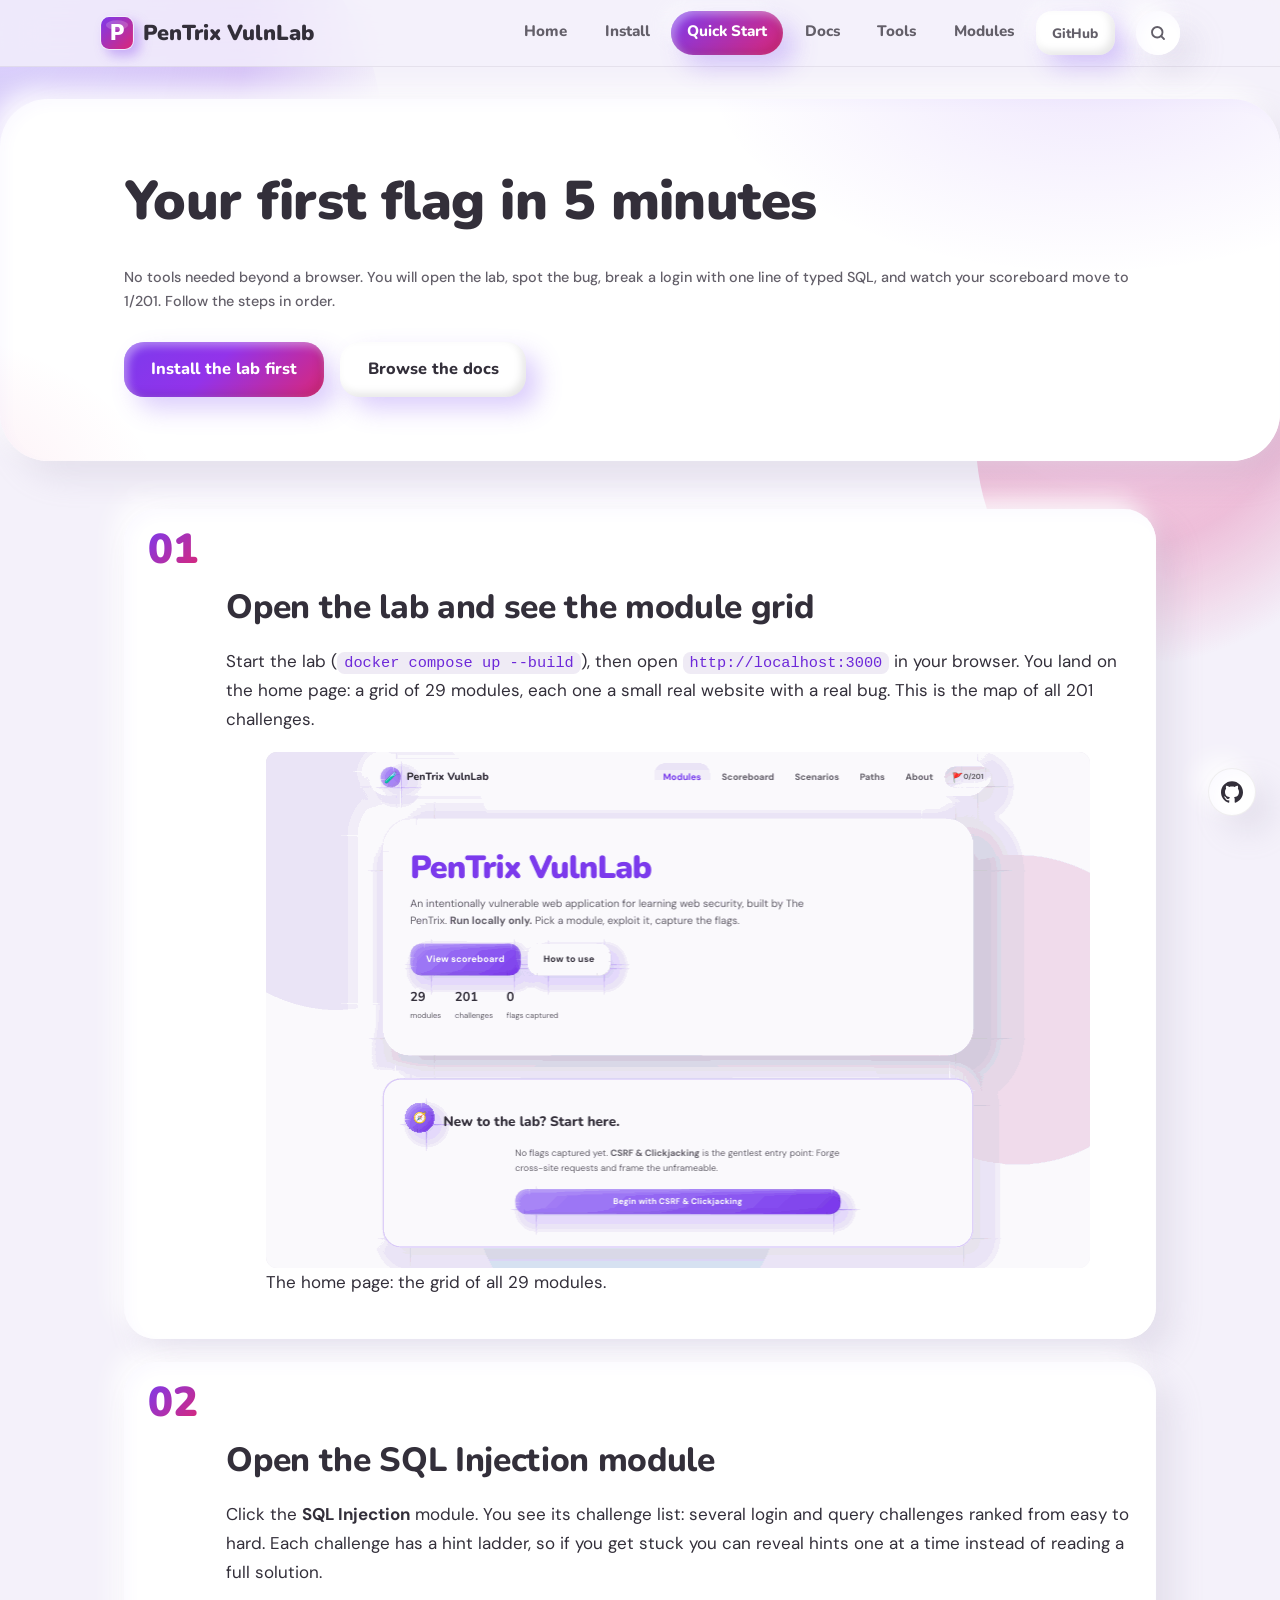
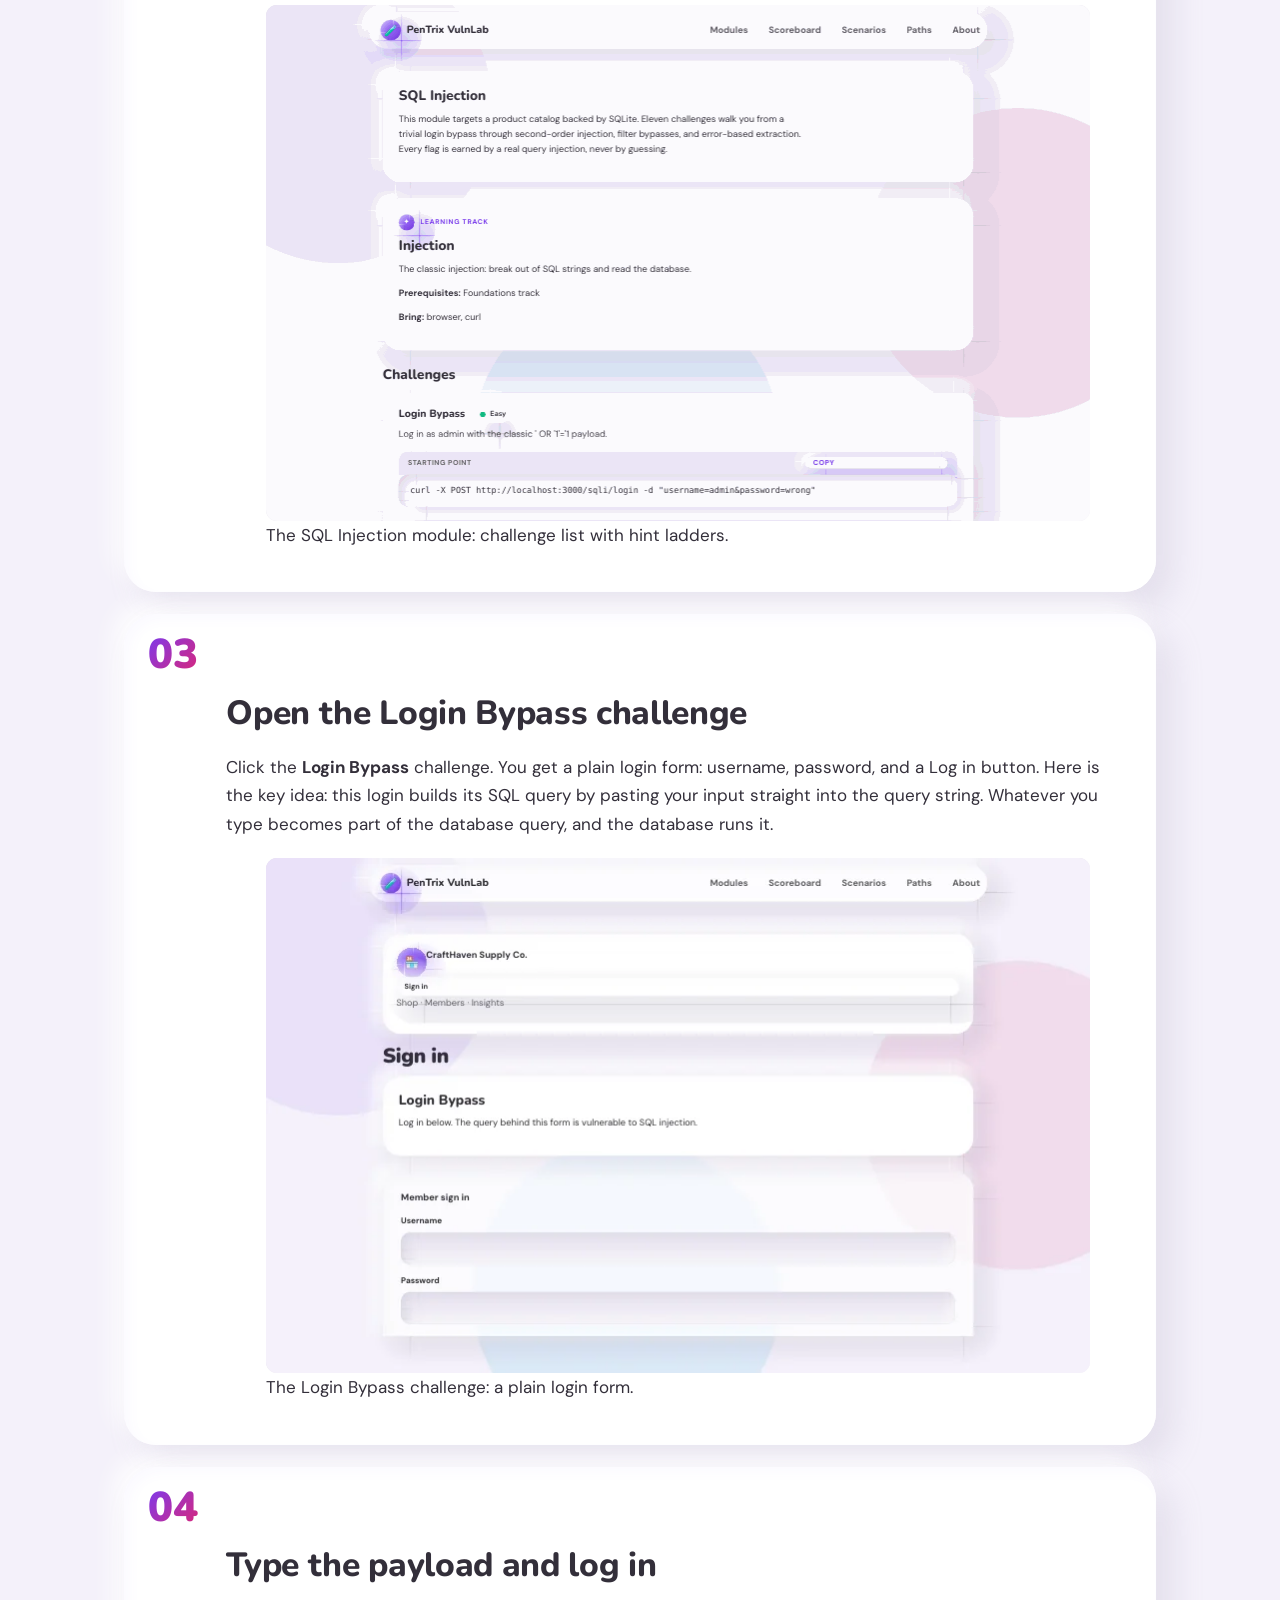
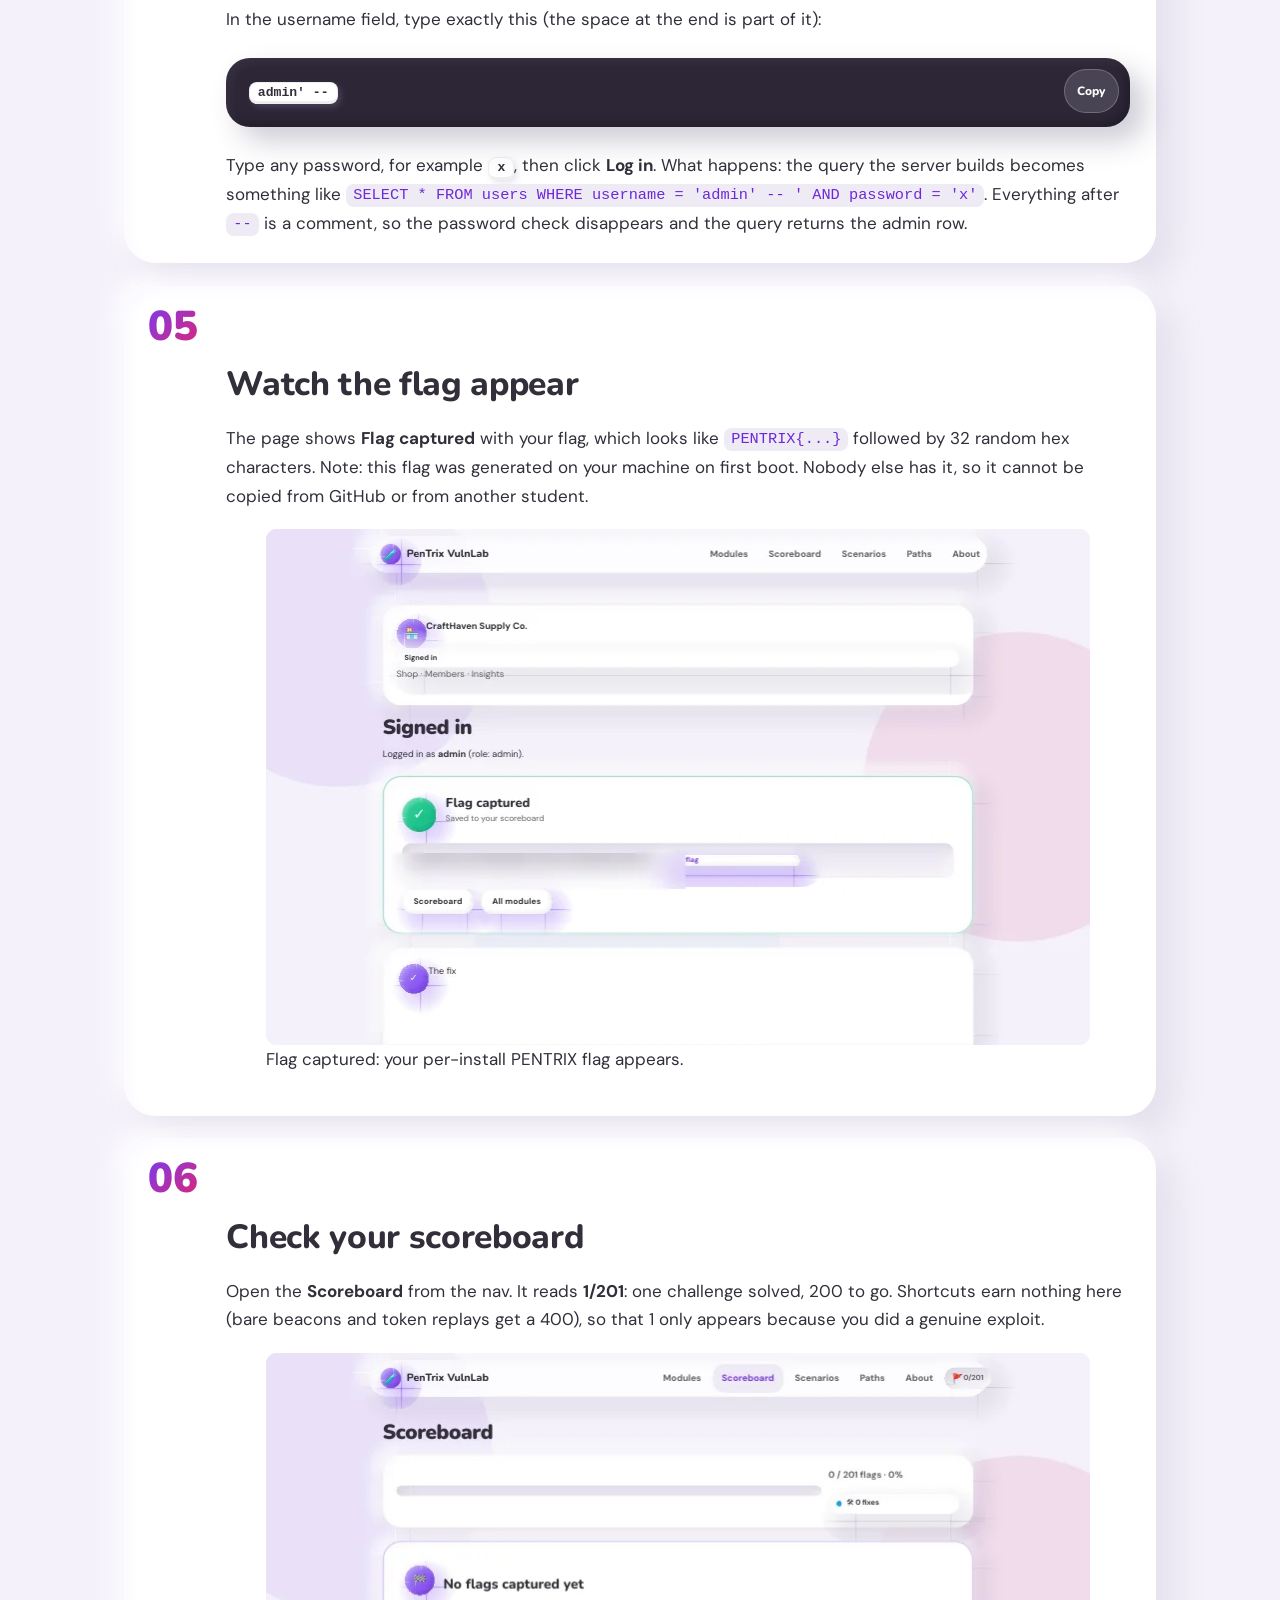
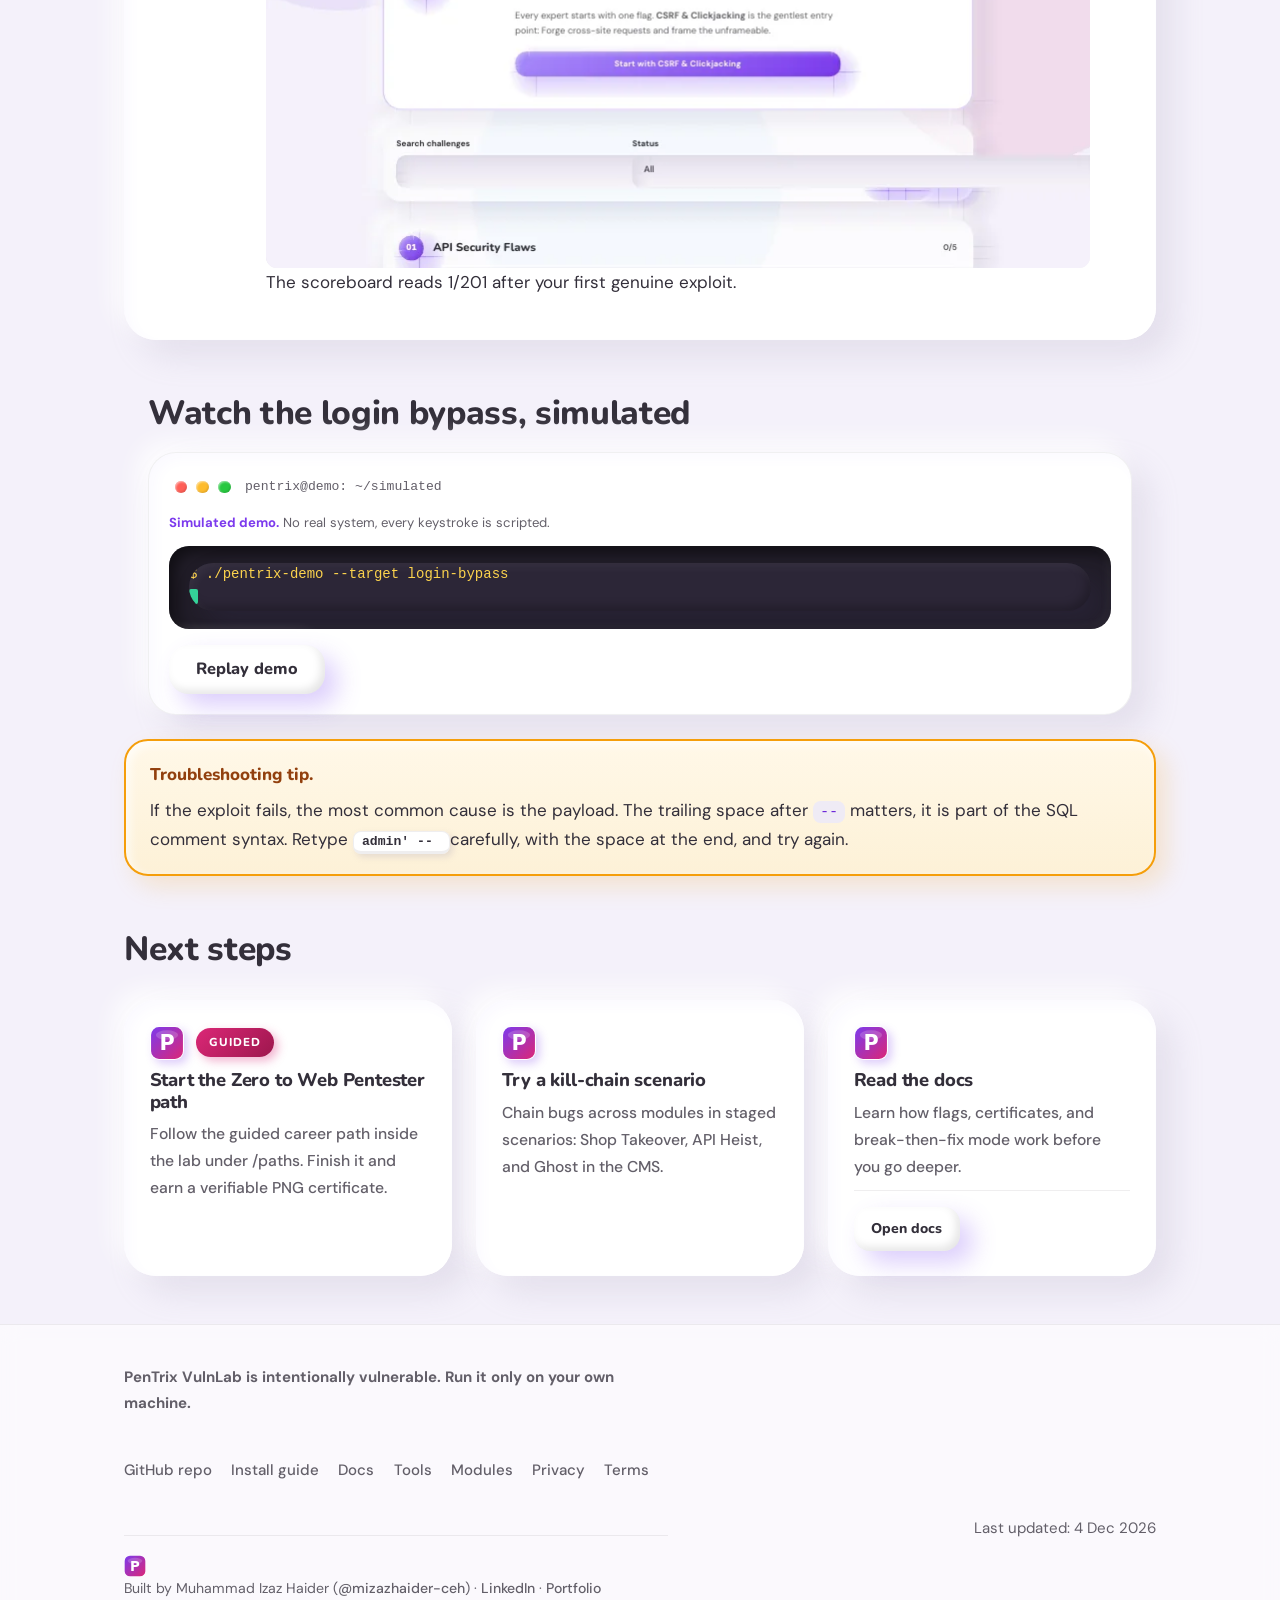
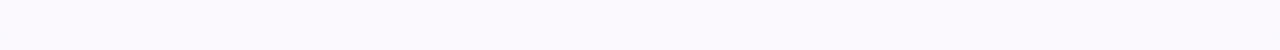
<file: quickstart.html>
<!DOCTYPE html>
<html lang="en">
<head>
<meta charset="utf-8">
<meta name="viewport" content="width=device-width, initial-scale=1">
<title>Quick Start: Your First Flag in 5 Minutes | PenTrix VulnLab</title>
<meta name="description" content="Capture your first PENTRIX flag in five minutes: open the SQL Injection module, bypass the login, and see your scoreboard go to 1/201.">
<link rel="icon" href="assets/img/favicon.svg" type="image/svg+xml">
<link rel="icon" type="image/png" sizes="32x32" href="assets/img/favicon-32.png">
<link rel="icon" type="image/png" sizes="16x16" href="assets/img/favicon-16.png">
<link rel="apple-touch-icon" href="assets/img/apple-touch-icon.png">
<link rel="manifest" href="site.webmanifest">
<link rel="mask-icon" href="assets/img/favicon.svg" color="#7C3AED">
<!-- Analytics: not installed. To enable privacy-friendly analytics (Plausible or Umami recommended), paste the snippet here. Owner approval required before adding any tracker. -->
<link rel="preconnect" href="https://fonts.googleapis.com">
<link rel="preconnect" href="https://fonts.gstatic.com" crossorigin>
<link href="https://fonts.googleapis.com/css2?family=DM+Sans:wght@400;500;700&family=Nunito:wght@700;800;900&display=swap" rel="stylesheet">
<link rel="stylesheet" href="assets/css/site.css">
<link rel="stylesheet" href="assets/css/terminal.css">
<link rel="canonical" href="https://mizazhaider-ceh.github.io/PenTrix-VulnLab-Website/quickstart.html">
<meta name="theme-color" content="#7C3AED">
<meta property="og:title" content="Quick Start: Your First Flag in 5 Minutes | PenTrix VulnLab">
<meta property="og:description" content="Capture your first PENTRIX flag in five minutes: open the SQL Injection module, bypass the login, and see your scoreboard go to 1/201.">
<meta property="og:type" content="website">
<meta property="og:url" content="https://mizazhaider-ceh.github.io/PenTrix-VulnLab-Website/quickstart.html">
<meta property="og:image" content="https://mizazhaider-ceh.github.io/PenTrix-VulnLab-Website/assets/img/og-image.png">
<meta property="og:image:width" content="1200">
<meta property="og:image:height" content="630">
<meta property="og:image:alt" content="PenTrix VulnLab: learn web security by breaking real websites. 201 challenges, 29 modules, 3 scenarios.">
<meta name="twitter:card" content="summary_large_image">
<meta name="twitter:title" content="Quick Start: Your First Flag in 5 Minutes | PenTrix VulnLab">
<meta name="twitter:description" content="Capture your first PENTRIX flag in five minutes: open the SQL Injection module, bypass the login, and see your scoreboard go to 1/201.">
<meta name="twitter:image" content="https://mizazhaider-ceh.github.io/PenTrix-VulnLab-Website/assets/img/og-image.png">
</head>
<body>
<a class="skip-link" href="#main-content">Skip to main content</a>

<div class="blobs" aria-hidden="true"><span class="blob-1"></span><span class="blob-2"></span><span class="blob-3"></span></div>

<header class="topbar">
  <div class="wrap topbar-inner">
    <a class="brand" href="index.html">
      <img class="mark" src="assets/img/logo.svg" alt="" width="34" height="34" aria-hidden="true">
      <span>PenTrix VulnLab</span>
    </a>
    <button class="nav-toggle" type="button" aria-expanded="false" aria-controls="mainnav" aria-label="Open menu">
      <span class="nav-toggle-bars" aria-hidden="true"><i></i><i></i><i></i></span>
    </button>
    <nav id="mainnav" aria-label="Main navigation">
      <a href="index.html">Home</a>
      <a href="install.html">Install</a>
      <a href="quickstart.html" aria-current="page">Quick Start</a>
      <a href="docs.html">Docs</a>
      <a href="tools.html">Tools</a>
      <a href="modules.html">Modules</a>
      <a class="clay-btn clay-btn-sm" href="https://github.com/mizazhaider-ceh/PenTrix-VulnLab" target="_blank" rel="noopener">GitHub</a>
    </nav>
    <button class="search-btn" id="search-open" type="button" aria-label="Search this site" aria-expanded="false" title="Search (press /)">
      <svg width="18" height="18" viewBox="0 0 24 24" fill="none" stroke="currentColor" stroke-width="2.5" stroke-linecap="round" aria-hidden="true"><circle cx="11" cy="11" r="7"/><path d="M20 20l-3.8-3.8"/></svg>
    </button>
  </div>
</header>
<!-- Site search overlay. The button lives in the site header, after the nav. -->
<div class="search-overlay" id="search-overlay" role="dialog" aria-modal="true" aria-labelledby="search-label" hidden>
  <div class="search-backdrop"></div>
  <div class="search-panel">
    <span class="visually-hidden" id="search-label">Search this site</span>
    <div class="search-head">
      <svg width="20" height="20" viewBox="0 0 24 24" fill="none" stroke="currentColor" stroke-width="2.5" stroke-linecap="round" aria-hidden="true"><circle cx="11" cy="11" r="7"/><path d="M20 20l-3.8-3.8"/></svg>
      <input class="search-input" id="search-input" type="search" placeholder="Search pages, modules, tools..." autocomplete="off" spellcheck="false" role="combobox" aria-expanded="false" aria-controls="search-results" aria-autocomplete="list">
      <button class="search-close" id="search-close" type="button" aria-label="Close search">
        <svg width="16" height="16" viewBox="0 0 24 24" fill="none" stroke="currentColor" stroke-width="2.5" stroke-linecap="round" aria-hidden="true"><path d="M6 6l12 12M18 6L6 18"/></svg>
      </button>
    </div>
    <ul class="search-results" id="search-results" role="listbox" aria-label="Search results"></ul>
    <p class="search-foot"><kbd>/</kbd> opens search <kbd>Esc</kbd> closes <kbd>&uarr;</kbd><kbd>&darr;</kbd> moves <kbd>Enter</kbd> opens result</p>
  </div>
</div>


<main id="main-content">
  <section class="hero">
    <div class="wrap">
      <h1 data-hero="1">Your first flag in 5 minutes</h1>
      <p class="tagline" data-hero="2">No tools needed beyond a browser. You will open the lab, spot the bug, break a login with one line of typed SQL, and watch your scoreboard move to 1/201. Follow the steps in order.</p>
      <div class="cta-row" data-hero="3">
        <a class="clay-btn clay-btn-primary" href="install.html">Install the lab first</a>
        <a class="clay-btn clay-btn-secondary" href="docs.html">Browse the docs</a>
      </div>
    </div>
  </section>

  <div class="wrap">
    <ol class="steps">
      <li class="step" data-reveal data-rdg="0">
        <h2>Open the lab and see the module grid</h2>
        <p>Start the lab (<code>docker compose up --build</code>), then open <code>http://localhost:3000</code> in your browser. You land on the home page: a grid of 29 modules, each one a small real website with a real bug. This is the map of all 201 challenges.</p>
        <figure data-reveal data-rdg="0">
        <span class="skel" style="--ar:275/172"><img src="assets/img/shot-home.png" loading="lazy" decoding="async" alt="PenTrix VulnLab home page with 29 modules and 201 challenges shown, plus a getting started card recommending CSRF and Clickjacking"></span>
        <figcaption>The home page: the grid of all 29 modules.</figcaption>
      </figure>
      </li>
      <li class="step" data-reveal data-rdg="1">
        <h2>Open the SQL Injection module</h2>
        <p>Click the <strong>SQL Injection</strong> module. You see its challenge list: several login and query challenges ranked from easy to hard. Each challenge has a hint ladder, so if you get stuck you can reveal hints one at a time instead of reading a full solution.</p>
        <figure data-reveal data-rdg="1">
        <span class="skel" style="--ar:275/172"><img src="assets/img/shot-sqli-module.png" loading="lazy" decoding="async" alt="SQL Injection module page with 11 challenges and the Injection learning track, showing the Login Bypass challenge with its curl starting point command"></span>
        <figcaption>The SQL Injection module: challenge list with hint ladders.</figcaption>
      </figure>
      </li>
      <li class="step" data-reveal data-rdg="2">
        <h2>Open the Login Bypass challenge</h2>
        <p>Click the <strong>Login Bypass</strong> challenge. You get a plain login form: username, password, and a Log in button. Here is the key idea: this login builds its SQL query by pasting your input straight into the query string. Whatever you type becomes part of the database query, and the database runs it.</p>
        <figure data-reveal data-rdg="2">
        <span class="skel" style="--ar:275/172"><picture><source srcset="assets/img/shot-login.webp" type="image/webp"><img src="assets/img/shot-login.png" loading="lazy" decoding="async" alt="CraftHaven Supply Co. Member sign in form for the Login Bypass challenge, with empty username and password fields"></picture></span>
        <figcaption>The Login Bypass challenge: a plain login form.</figcaption>
      </figure>
      </li>
      <li class="step" data-reveal data-rdg="0">
        <h2>Type the payload and log in</h2>
        <p>In the username field, type exactly this (the space at the end is part of it):</p>
        <pre><code><kbd>admin' -- </kbd></code></pre>
        <p>Type any password, for example <kbd>x</kbd>, then click <strong>Log in</strong>. What happens: the query the server builds becomes something like <code>SELECT * FROM users WHERE username = 'admin' -- ' AND password = 'x'</code>. Everything after <code>--</code> is a comment, so the password check disappears and the query returns the admin row.</p>
      </li>
      <li class="step" data-reveal data-rdg="1">
        <h2>Watch the flag appear</h2>
        <p>The page shows <strong>Flag captured</strong> with your flag, which looks like <code>PENTRIX{...}</code> followed by 32 random hex characters. Note: this flag was generated on your machine on first boot. Nobody else has it, so it cannot be copied from GitHub or from another student.</p>
        <figure data-reveal data-rdg="0">
        <span class="skel" style="--ar:275/172"><picture><source srcset="assets/img/shot-flag-captured.webp" type="image/webp"><img src="assets/img/shot-flag-captured.png" loading="lazy" decoding="async" alt="Flag captured banner after a successful login as admin, showing a captured flag ready to copy to the scoreboard"></picture></span>
        <figcaption>Flag captured: your per-install PENTRIX flag appears.</figcaption>
      </figure>
      </li>


      <li class="step" data-reveal data-rdg="2">
        <h2>Check your scoreboard</h2>
        <p>Open the <strong>Scoreboard</strong> from the nav. It reads <strong>1/201</strong>: one challenge solved, 200 to go. Shortcuts earn nothing here (bare beacons and token replays get a 400), so that 1 only appears because you did a genuine exploit.</p>
        <figure data-reveal data-rdg="1">
        <span class="skel" style="--ar:275/172"><picture><source srcset="assets/img/shot-scoreboard.webp" type="image/webp"><img src="assets/img/shot-scoreboard.png" loading="lazy" decoding="async" alt="Scoreboard showing 0 of 201 flags captured, with a prompt to start with CSRF and Clickjacking"></picture></span>
        <figcaption>The scoreboard reads 1/201 after your first genuine exploit.</figcaption>
      </figure>
      </li>
    </ol>

<!-- Simulated terminal demo (full) -->
<section class="wrap" aria-labelledby="demo-h">
  <h2 id="demo-h">Watch the login bypass, simulated</h2>
  <div class="term" data-reveal data-term="full">
    <div class="term-bar" aria-hidden="true"><i></i><i></i><i></i><span class="term-title">pentrix@demo: ~/simulated</span></div>
    <p class="term-note"><strong>Simulated demo.</strong> No real system, every keystroke is scripted.</p>
    <div class="term-screen">
      <pre class="term-static">$ ./pentrix-demo --target login-bypass
[*] SIMULATION: no real system involved
POST /api/login -> 200 OK (18 ms)
[*] payload echo: admin' --  (the trailing space is part of it)
[+] typing username: admin' -- 
[+] typing password: ********
[*] built query: SELECT * FROM users WHERE username = 'admin' -- ' ...
[*] server: comment swallowed the password check
[+] server: 200 OK, welcome back, admin
[+] flag captured: PENTRIX{DEMO-SIMULATED-FLAG}
[*] scoreboard: 1/201</pre>
      <pre class="term-live" aria-hidden="true"></pre>
    </div>
    <button class="term-replay clay-btn clay-btn-secondary" type="button">Replay demo</button>
  </div>
</section>

    <aside class="warning" data-reveal data-rdg="3">
      <strong>Troubleshooting tip.</strong> If the exploit fails, the most common cause is the payload. The trailing space after <code>--</code> matters, it is part of the SQL comment syntax. Retype <kbd>admin' -- </kbd> carefully, with the space at the end, and try again.
    </aside>

    <section aria-labelledby="next-steps" data-reveal data-rdg="3">
      <h2 id="next-steps">Next steps</h2>
      <div class="grid">
        <article class="clay-card" data-reveal data-rdg="0">
          <div class="card-top"><img class="mark" src="assets/img/logo.svg" alt="" width="34" height="34" aria-hidden="true"><span class="badge-new">Guided</span></div>
          <h3>Start the Zero to Web Pentester path</h3>
          <p class="tagline">Follow the guided career path inside the lab under /paths. Finish it and earn a verifiable PNG certificate.</p>
        </article>
        <article class="clay-card" data-reveal data-rdg="1">
          <div class="card-top"><img class="mark" src="assets/img/logo.svg" alt="" width="34" height="34" aria-hidden="true"></div>
          <h3>Try a kill-chain scenario</h3>
          <p class="tagline">Chain bugs across modules in staged scenarios: Shop Takeover, API Heist, and Ghost in the CMS.</p>
        </article>
        <article class="clay-card" data-reveal data-rdg="2">
          <div class="card-top"><img class="mark" src="assets/img/logo.svg" alt="" width="34" height="34" aria-hidden="true"></div>
          <h3>Read the docs</h3>
          <p class="tagline">Learn how flags, certificates, and break-then-fix mode work before you go deeper.</p>
          <div class="card-foot"><a class="clay-btn clay-btn-secondary clay-btn-sm" href="docs.html">Open docs</a></div>
        </article>
      </div>
    </section>
  </div>
</main>

<footer class="foot">
  <div class="wrap">
    <p><strong>PenTrix VulnLab is intentionally vulnerable. Run it only on your own machine.</strong></p>
    <nav aria-label="Footer navigation">
      <a href="https://github.com/mizazhaider-ceh/PenTrix-VulnLab" target="_blank" rel="noopener">GitHub repo</a>
      <a href="install.html">Install guide</a>
      <a href="docs.html">Docs</a>
      <a href="tools.html">Tools</a>
      <a href="modules.html">Modules</a>
      <a href="privacy.html">Privacy</a>
      <a href="terms.html">Terms</a>
    </nav>
    <p class="credit"><img class="foot-mark" src="assets/img/logo.svg" alt="PenTrix VulnLab logo" width="22" height="22"> Built by Muhammad Izaz Haider (<a href="https://github.com/mizazhaider-ceh" target="_blank" rel="noopener">@mizazhaider-ceh</a>) &middot; <a href="https://www.linkedin.com/in/muhammad-izaz-haider-091639314/" target="_blank" rel="noopener">LinkedIn</a> &middot; <a href="https://www.mizazhaider-ceh.dev/" target="_blank" rel="noopener">Portfolio</a></p>
  </div>
</footer>
<!-- Mobile sticky CTA bar: single action for phone widths only -->
<div class="mobile-cta" id="mobileCta" role="region" aria-label="Quick action">
  <a class="mobile-cta-action" href="install.html">
    <svg class="mobile-cta-icon" width="18" height="18" viewBox="0 0 24 24" fill="none" aria-hidden="true">
      <path d="M12 3v12m0 0l-4.5-4.5M12 15l4.5-4.5M4 20h16" stroke="currentColor" stroke-width="2.4" stroke-linecap="round" stroke-linejoin="round"/>
    </svg>
    <span>Install the lab</span>
  </a>
  <button class="mobile-cta-dismiss" type="button" id="mobileCtaDismiss" aria-label="Dismiss the install banner">
    <svg width="14" height="14" viewBox="0 0 14 14" fill="none" aria-hidden="true">
      <path d="M2 2l10 10M12 2L2 12" stroke="currentColor" stroke-width="2.2" stroke-linecap="round"/>
    </svg>
  </button>
</div>

<!-- Floating UI: scroll progress + bottom-right action cluster -->
<div class="progress-bar" id="progressBar" aria-hidden="true"></div>

<a class="fab fab-github" href="https://github.com/mizazhaider-ceh/PenTrix-VulnLab" target="_blank" rel="noopener" aria-label="GitHub repository">
  <svg width="22" height="22" viewBox="0 0 24 24" fill="currentColor" aria-hidden="true">
    <path d="M12 .297c-6.63 0-12 5.373-12 12 0 5.303 3.438 9.8 8.205 11.385.6.113.82-.258.82-.577 0-.285-.01-1.04-.015-2.04-3.338.724-4.042-1.61-4.042-1.61C4.422 18.07 3.633 17.7 3.633 17.7c-1.087-.744.084-.729.084-.729 1.205.084 1.838 1.236 1.838 1.236 1.07 1.835 2.809 1.305 3.495.998.108-.776.417-1.305.76-1.605-2.665-.3-5.466-1.332-5.466-5.93 0-1.31.465-2.38 1.235-3.22-.135-.303-.54-1.523.105-3.176 0 0 1.005-.322 3.3 1.23.96-.267 1.98-.399 3-.405 1.02.006 2.04.138 3 .405 2.28-1.552 3.285-1.23 3.285-1.23.645 1.653.24 2.873.12 3.176.765.84 1.23 1.91 1.23 3.22 0 4.61-2.805 5.625-5.475 5.92.42.36.81 1.096.81 2.22 0 1.606-.015 2.896-.015 3.286 0 .315.21.69.825.57C20.565 22.092 24 17.592 24 12.297c0-6.627-5.373-12-12-12"/>
  </svg>
</a>

<a class="fab to-top" id="toTop" href="#" aria-label="Back to top">
  <svg width="20" height="20" viewBox="0 0 24 24" fill="none" aria-hidden="true">
    <path d="M12 19V5m0 0l-7 7m7-7l7 7" stroke="currentColor" stroke-width="2.4" stroke-linecap="round" stroke-linejoin="round"/>
  </svg>
</a>

<script src="assets/js/site.js" defer></script>
<script src="assets/js/search.js" defer></script>
<script src="assets/js/terminal.js" defer></script>
</body>
</html>
</file>
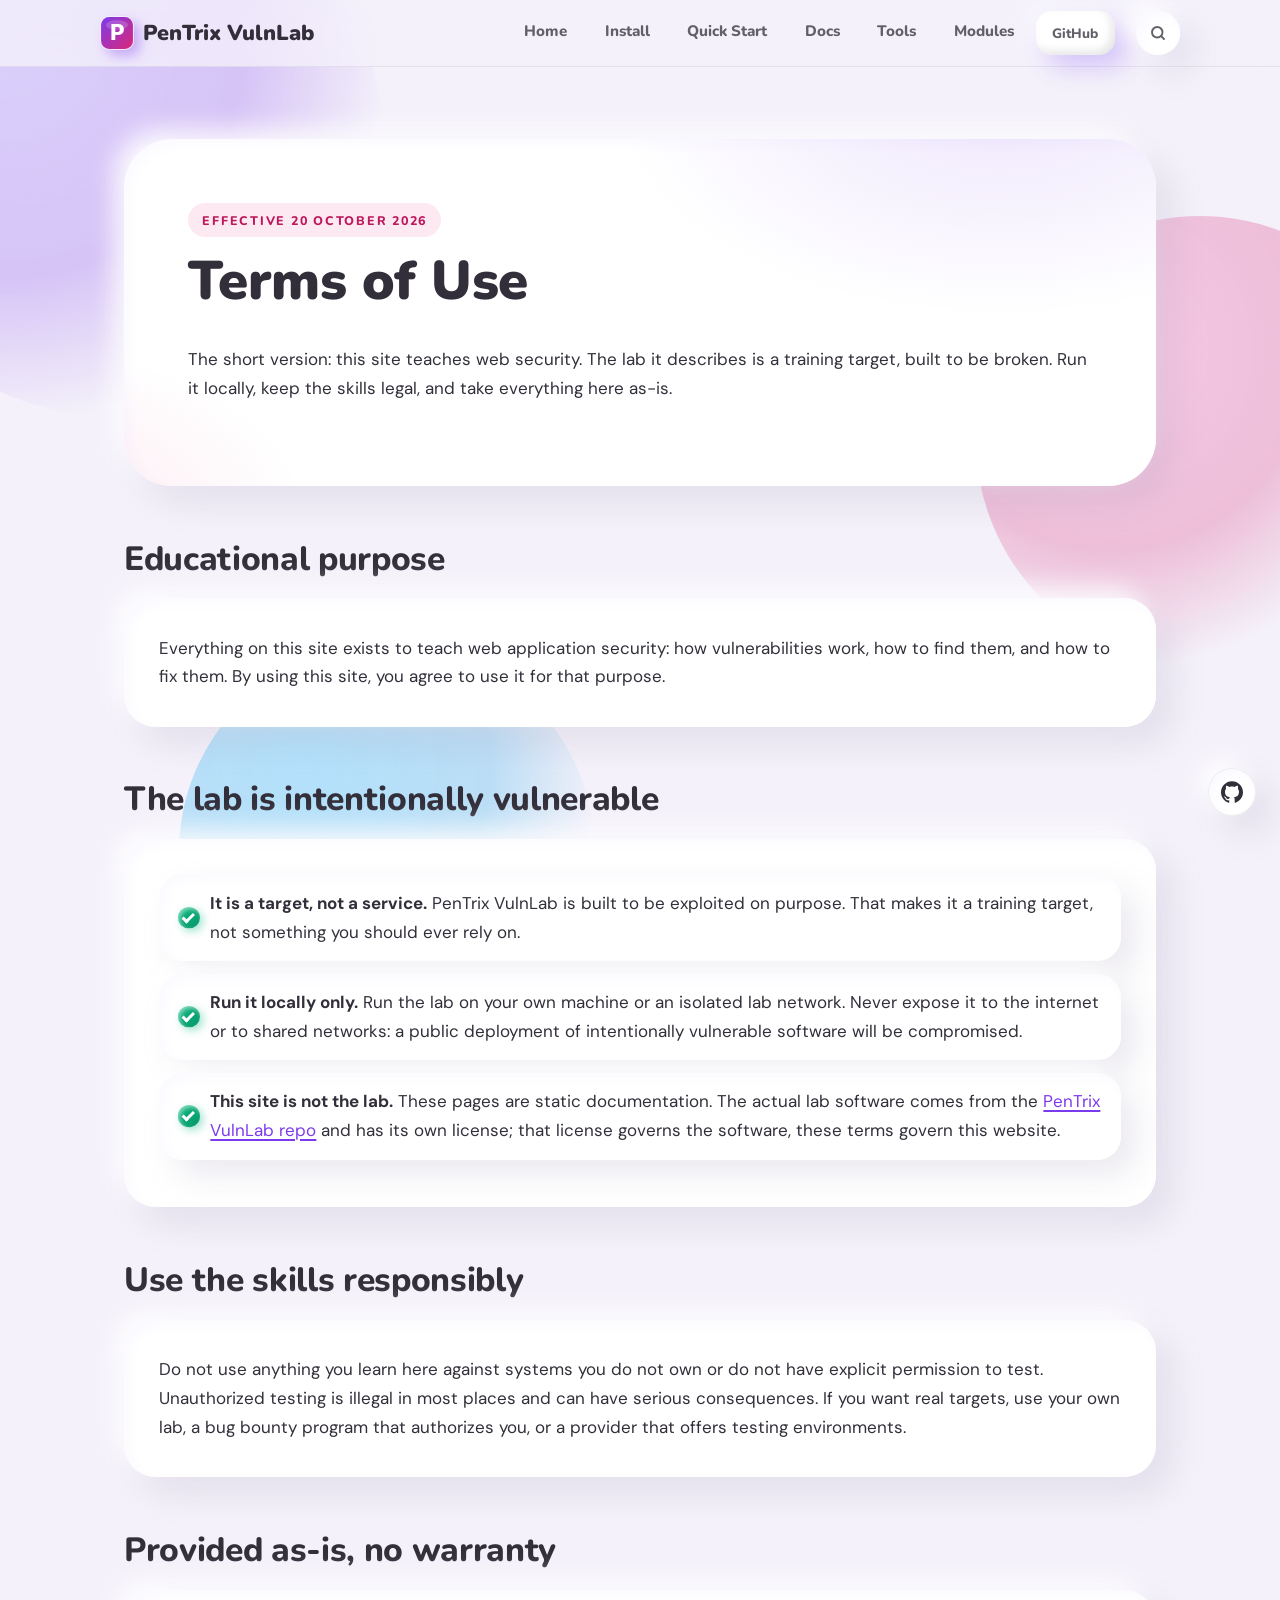
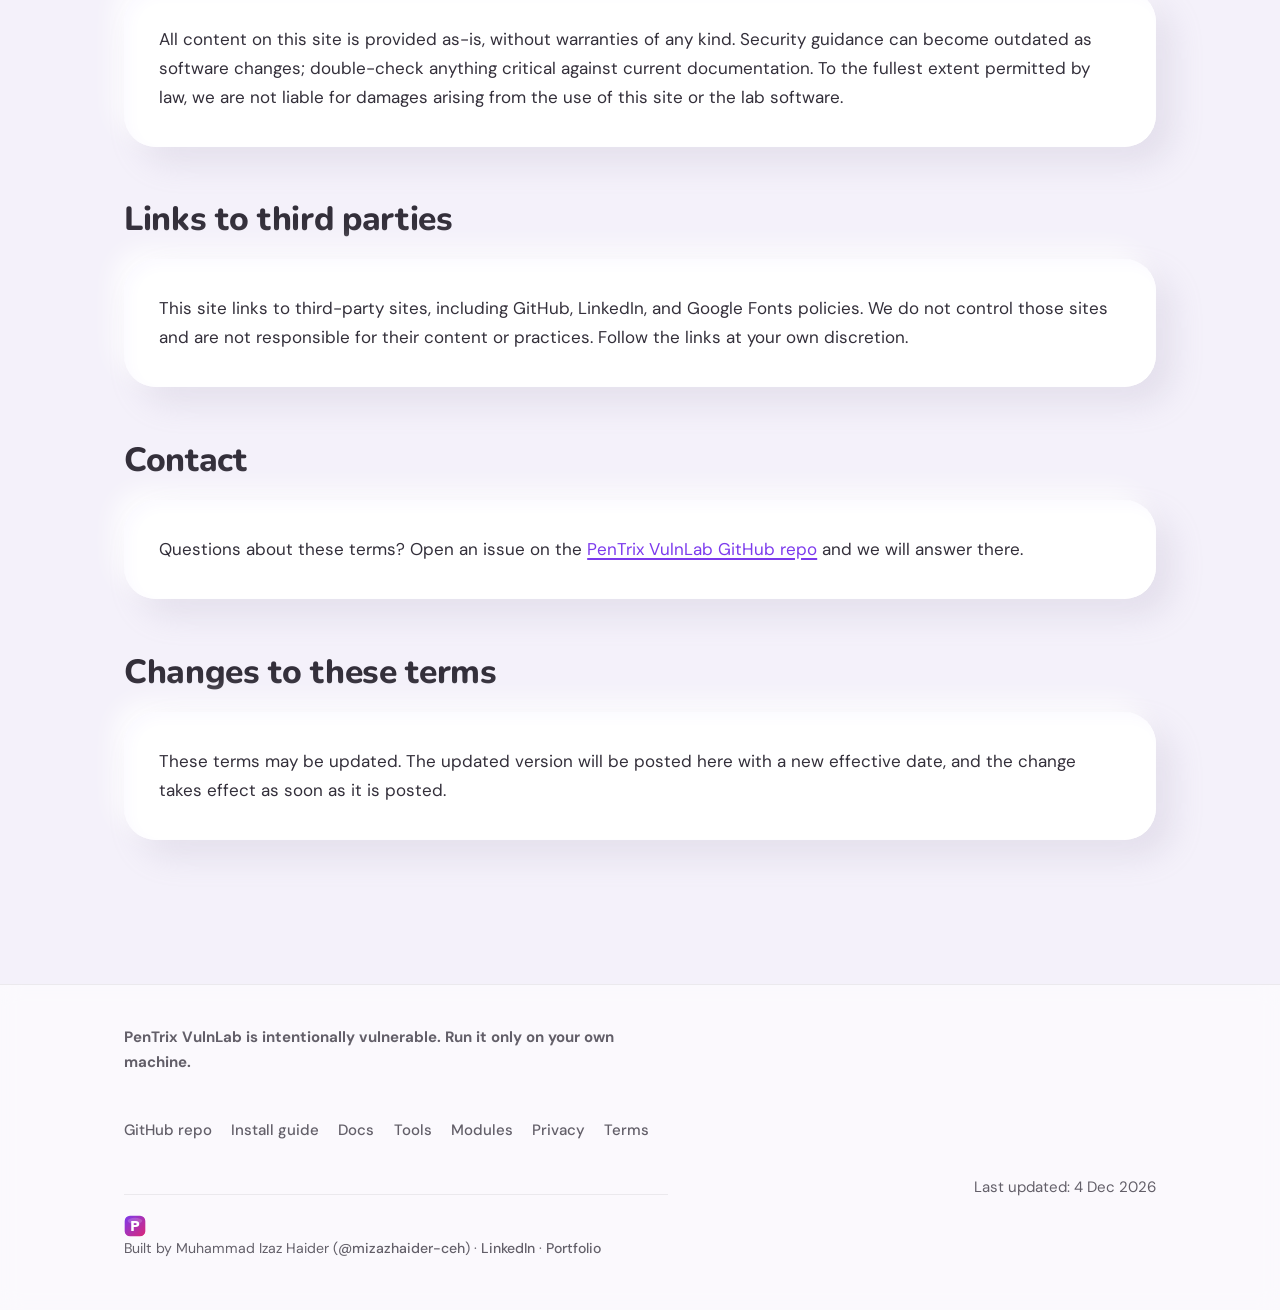
<file: terms.html>
<!DOCTYPE html>
<html lang="en">
<head>
<meta charset="utf-8">
<meta name="viewport" content="width=device-width, initial-scale=1">
<title>Terms of Use | PenTrix VulnLab</title>
<meta name="description" content="Terms of use for the PenTrix VulnLab website. Educational content provided as-is; the lab is intentionally vulnerable and must run locally only; test only systems you own or have permission to test.">
<link rel="icon" href="assets/img/favicon.svg" type="image/svg+xml">
<link rel="icon" type="image/png" sizes="32x32" href="assets/img/favicon-32.png">
<link rel="icon" type="image/png" sizes="16x16" href="assets/img/favicon-16.png">
<link rel="apple-touch-icon" href="assets/img/apple-touch-icon.png">
<link rel="manifest" href="site.webmanifest">
<link rel="mask-icon" href="assets/img/favicon.svg" color="#7C3AED">
<!-- Analytics: not installed. To enable privacy-friendly analytics (Plausible or Umami recommended), paste the snippet here. Owner approval required before adding any tracker. -->
<link rel="preconnect" href="https://fonts.googleapis.com">
<link rel="preconnect" href="https://fonts.gstatic.com" crossorigin>
<link href="https://fonts.googleapis.com/css2?family=DM+Sans:wght@400;500;700&family=Nunito:wght@700;800;900&display=swap" rel="stylesheet">
<link rel="stylesheet" href="assets/css/site.css">
<link rel="canonical" href="https://mizazhaider-ceh.github.io/PenTrix-VulnLab-Website/terms.html">
<meta name="theme-color" content="#7C3AED">
<meta property="og:title" content="Terms of Use | PenTrix VulnLab">
<meta property="og:description" content="Terms of use for the PenTrix VulnLab website. Educational content provided as-is; the lab is intentionally vulnerable and must run locally only; test only systems you own or have permission to test.">
<meta property="og:type" content="website">
<meta property="og:url" content="https://mizazhaider-ceh.github.io/PenTrix-VulnLab-Website/terms.html">
<meta property="og:image" content="https://mizazhaider-ceh.github.io/PenTrix-VulnLab-Website/assets/img/og-image.png">
<meta property="og:image:width" content="1200">
<meta property="og:image:height" content="630">
<meta property="og:image:alt" content="PenTrix VulnLab: learn web security by breaking real websites. 201 challenges, 29 modules, 3 scenarios.">
<meta name="twitter:card" content="summary_large_image">
<meta name="twitter:title" content="Terms of Use | PenTrix VulnLab">
<meta name="twitter:description" content="Terms of use for the PenTrix VulnLab website. Educational content provided as-is; the lab is intentionally vulnerable and must run locally only; test only systems you own or have permission to test.">
<meta name="twitter:image" content="https://mizazhaider-ceh.github.io/PenTrix-VulnLab-Website/assets/img/og-image.png">
</head>
<body>

<a class="skip-link" href="#main-content">Skip to main content</a>

<div class="blobs" aria-hidden="true">
  <span class="blob-1"></span>
  <span class="blob-2"></span>
  <span class="blob-3"></span>
</div>

<header class="topbar">
  <div class="wrap topbar-inner">
    <a class="brand" href="index.html">
      <img class="mark" src="assets/img/logo.svg" alt="" width="34" height="34" aria-hidden="true">
      <span>PenTrix VulnLab</span>
    </a>
    <button class="nav-toggle" type="button" aria-expanded="false" aria-controls="mainnav" aria-label="Open menu">
      <span class="nav-toggle-bars" aria-hidden="true"><i></i><i></i><i></i></span>
    </button>
    <nav id="mainnav" aria-label="Main navigation">
      <a href="index.html">Home</a>
      <a href="install.html">Install</a>
      <a href="quickstart.html">Quick Start</a>
      <a href="docs.html">Docs</a>
      <a href="tools.html">Tools</a>
      <a href="modules.html">Modules</a>
      <a class="clay-btn clay-btn-sm" href="https://github.com/mizazhaider-ceh/PenTrix-VulnLab" target="_blank" rel="noopener">GitHub</a>
    </nav>
    <button class="search-btn" id="search-open" type="button" aria-label="Search this site" aria-expanded="false" title="Search (press /)">
      <svg width="18" height="18" viewBox="0 0 24 24" fill="none" stroke="currentColor" stroke-width="2.5" stroke-linecap="round" aria-hidden="true"><circle cx="11" cy="11" r="7"/><path d="M20 20l-3.8-3.8"/></svg>
    </button>
  </div>
</header>
<!-- Site search overlay. The button lives in the site header, after the nav. -->
<div class="search-overlay" id="search-overlay" role="dialog" aria-modal="true" aria-labelledby="search-label" hidden>
  <div class="search-backdrop"></div>
  <div class="search-panel">
    <span class="visually-hidden" id="search-label">Search this site</span>
    <div class="search-head">
      <svg width="20" height="20" viewBox="0 0 24 24" fill="none" stroke="currentColor" stroke-width="2.5" stroke-linecap="round" aria-hidden="true"><circle cx="11" cy="11" r="7"/><path d="M20 20l-3.8-3.8"/></svg>
      <input class="search-input" id="search-input" type="search" placeholder="Search pages, modules, tools..." autocomplete="off" spellcheck="false" role="combobox" aria-expanded="false" aria-controls="search-results" aria-autocomplete="list">
      <button class="search-close" id="search-close" type="button" aria-label="Close search">
        <svg width="16" height="16" viewBox="0 0 24 24" fill="none" stroke="currentColor" stroke-width="2.5" stroke-linecap="round" aria-hidden="true"><path d="M6 6l12 12M18 6L6 18"/></svg>
      </button>
    </div>
    <ul class="search-results" id="search-results" role="listbox" aria-label="Search results"></ul>
    <p class="search-foot"><kbd>/</kbd> opens search <kbd>Esc</kbd> closes <kbd>&uarr;</kbd><kbd>&darr;</kbd> moves <kbd>Enter</kbd> opens result</p>
  </div>
</div>


<main id="main-content" class="wrap">

<section class="hero">
  <p class="kicker" data-hero="1">Effective 20 October 2026</p>
  <h1 data-hero="2">Terms of Use</h1>
  <p class="subhead" data-hero="3">The short version: this site teaches web security. The lab it describes is a training target, built to be broken. Run it locally, keep the skills legal, and take everything here as-is.</p>
</section>

<section id="purpose">
  <h2 data-reveal>Educational purpose</h2>
  <div class="card" data-reveal data-rdg="0">
    <p>Everything on this site exists to teach web application security: how vulnerabilities work, how to find them, and how to fix them. By using this site, you agree to use it for that purpose.</p>
  </div>
</section>

<section id="intentionally-vulnerable">
  <h2 data-reveal>The lab is intentionally vulnerable</h2>
  <div class="card" data-reveal data-rdg="1">
    <ul class="checklist">
      <li><strong>It is a target, not a service.</strong> PenTrix VulnLab is built to be exploited on purpose. That makes it a training target, not something you should ever rely on.</li>
      <li><strong>Run it locally only.</strong> Run the lab on your own machine or an isolated lab network. Never expose it to the internet or to shared networks: a public deployment of intentionally vulnerable software will be compromised.</li>
      <li><strong>This site is not the lab.</strong> These pages are static documentation. The actual lab software comes from the <a href="https://github.com/mizazhaider-ceh/PenTrix-VulnLab" target="_blank" rel="noopener">PenTrix VulnLab repo</a> and has its own license; that license governs the software, these terms govern this website.</li>
    </ul>
  </div>
</section>

<section id="responsible-use">
  <h2 data-reveal>Use the skills responsibly</h2>
  <div class="card" data-reveal data-rdg="2">
    <p>Do not use anything you learn here against systems you do not own or do not have explicit permission to test. Unauthorized testing is illegal in most places and can have serious consequences. If you want real targets, use your own lab, a bug bounty program that authorizes you, or a provider that offers testing environments.</p>
  </div>
</section>

<section id="as-is">
  <h2 data-reveal>Provided as-is, no warranty</h2>
  <div class="card" data-reveal data-rdg="3">
    <p>All content on this site is provided as-is, without warranties of any kind. Security guidance can become outdated as software changes; double-check anything critical against current documentation. To the fullest extent permitted by law, we are not liable for damages arising from the use of this site or the lab software.</p>
  </div>
</section>

<section id="links">
  <h2 data-reveal>Links to third parties</h2>
  <div class="card" data-reveal data-rdg="0">
    <p>This site links to third-party sites, including GitHub, LinkedIn, and Google Fonts policies. We do not control those sites and are not responsible for their content or practices. Follow the links at your own discretion.</p>
  </div>
</section>

<section id="contact">
  <h2 data-reveal>Contact</h2>
  <div class="card" data-reveal data-rdg="1">
    <p>Questions about these terms? Open an issue on the <a href="https://github.com/mizazhaider-ceh/PenTrix-VulnLab" target="_blank" rel="noopener">PenTrix VulnLab GitHub repo</a> and we will answer there.</p>
  </div>
</section>

<section id="changes">
  <h2 data-reveal>Changes to these terms</h2>
  <div class="card" data-reveal data-rdg="2">
    <p>These terms may be updated. The updated version will be posted here with a new effective date, and the change takes effect as soon as it is posted.</p>
  </div>
</section>

</main>

<footer class="foot">
  <div class="wrap">
    <p><strong>PenTrix VulnLab is intentionally vulnerable. Run it only on your own machine.</strong></p>
    <nav aria-label="Footer navigation">
      <a href="https://github.com/mizazhaider-ceh/PenTrix-VulnLab" target="_blank" rel="noopener">GitHub repo</a>
      <a href="install.html">Install guide</a>
      <a href="docs.html">Docs</a>
      <a href="tools.html">Tools</a>
      <a href="modules.html">Modules</a>
      <a href="privacy.html">Privacy</a>
      <a href="terms.html" aria-current="page">Terms</a>
    </nav>
    <p class="credit"><img class="foot-mark" src="assets/img/logo.svg" alt="PenTrix VulnLab logo" width="22" height="22"> Built by Muhammad Izaz Haider (<a href="https://github.com/mizazhaider-ceh" target="_blank" rel="noopener">@mizazhaider-ceh</a>) &middot; <a href="https://www.linkedin.com/in/muhammad-izaz-haider-091639314/" target="_blank" rel="noopener">LinkedIn</a> &middot; <a href="https://www.mizazhaider-ceh.dev/" target="_blank" rel="noopener">Portfolio</a></p>
  </div>
</footer>

<!-- Mobile sticky CTA bar: single action for phone widths only -->
<div class="mobile-cta" id="mobileCta" role="region" aria-label="Quick action">
  <a class="mobile-cta-action" href="install.html">
    <svg class="mobile-cta-icon" width="18" height="18" viewBox="0 0 24 24" fill="none" aria-hidden="true">
      <path d="M12 3v12m0 0l-4.5-4.5M12 15l4.5-4.5M4 20h16" stroke="currentColor" stroke-width="2.4" stroke-linecap="round" stroke-linejoin="round"/>
    </svg>
    <span>Install the lab</span>
  </a>
  <button class="mobile-cta-dismiss" type="button" id="mobileCtaDismiss" aria-label="Dismiss the install banner">
    <svg width="14" height="14" viewBox="0 0 14 14" fill="none" aria-hidden="true">
      <path d="M2 2l10 10M12 2L2 12" stroke="currentColor" stroke-width="2.2" stroke-linecap="round"/>
    </svg>
  </button>
</div>

<!-- Floating UI: scroll progress + bottom-right action cluster -->
<div class="progress-bar" id="progressBar" aria-hidden="true"></div>

<a class="fab fab-github" href="https://github.com/mizazhaider-ceh/PenTrix-VulnLab" target="_blank" rel="noopener" aria-label="GitHub repository">
  <svg width="22" height="22" viewBox="0 0 24 24" fill="currentColor" aria-hidden="true">
    <path d="M12 .297c-6.63 0-12 5.373-12 12 0 5.303 3.438 9.8 8.205 11.385.6.113.82-.258.82-.577 0-.285-.01-1.04-.015-2.04-3.338.724-4.042-1.61-4.042-1.61C4.422 18.07 3.633 17.7 3.633 17.7c-1.087-.744.084-.729.084-.729 1.205.084 1.838 1.236 1.838 1.236 1.07 1.835 2.809 1.305 3.495.998.108-.776.417-1.305.76-1.605-2.665-.3-5.466-1.332-5.466-5.93 0-1.31.465-2.38 1.235-3.22-.135-.303-.54-1.523.105-3.176 0 0 1.005-.322 3.3 1.23.96-.267 1.98-.399 3-.405 1.02.006 2.04.138 3 .405 2.28-1.552 3.285-1.23 3.285-1.23.645 1.653.24 2.873.12 3.176.765.84 1.23 1.91 1.23 3.22 0 4.61-2.805 5.625-5.475 5.92.42.36.81 1.096.81 2.22 0 1.606-.015 2.896-.015 3.286 0 .315.21.69.825.57C20.565 22.092 24 17.592 24 12.297c0-6.627-5.373-12-12-12"/>
  </svg>
</a>

<a class="fab to-top" id="toTop" href="#" aria-label="Back to top">
  <svg width="20" height="20" viewBox="0 0 24 24" fill="none" aria-hidden="true">
    <path d="M12 19V5m0 0l-7 7m7-7l7 7" stroke="currentColor" stroke-width="2.4" stroke-linecap="round" stroke-linejoin="round"/>
  </svg>
</a>

<script src="assets/js/site.js" defer></script>
<script src="assets/js/search.js" defer></script>
</body>
</html>
</file>
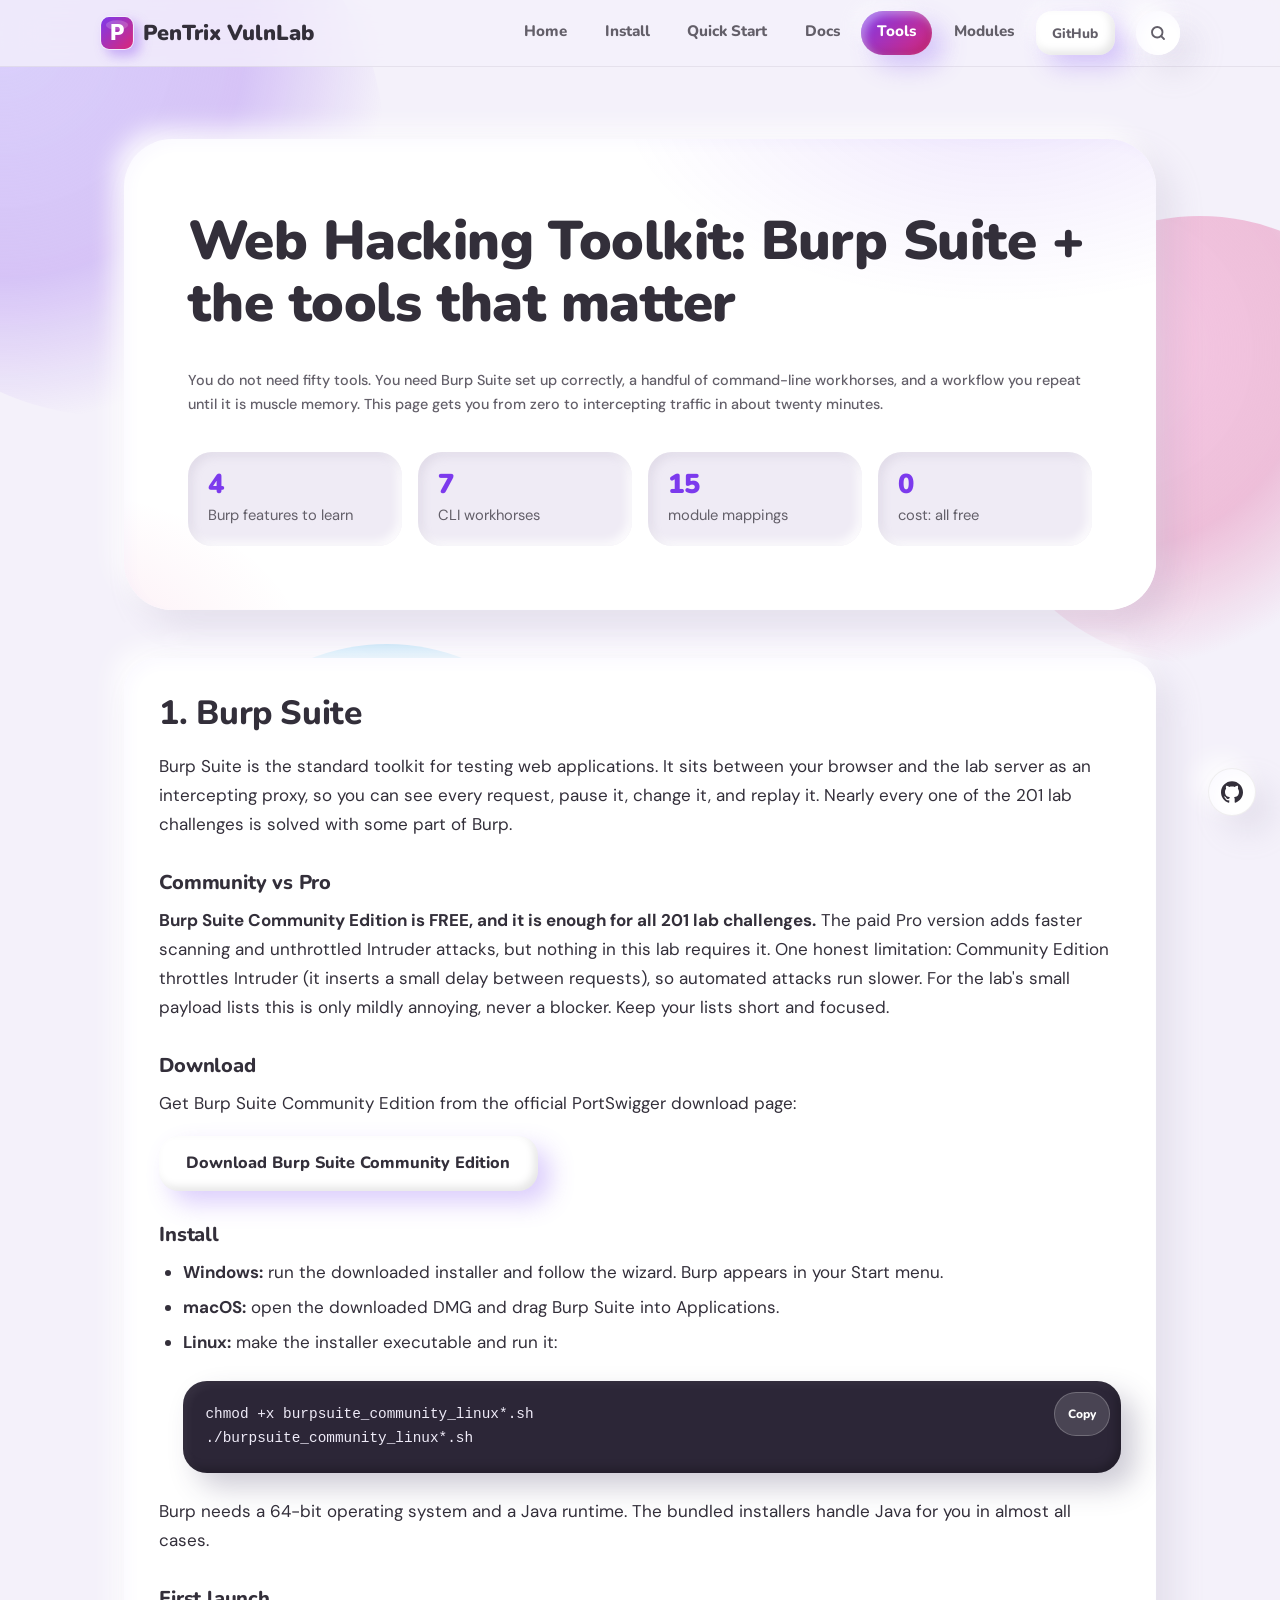
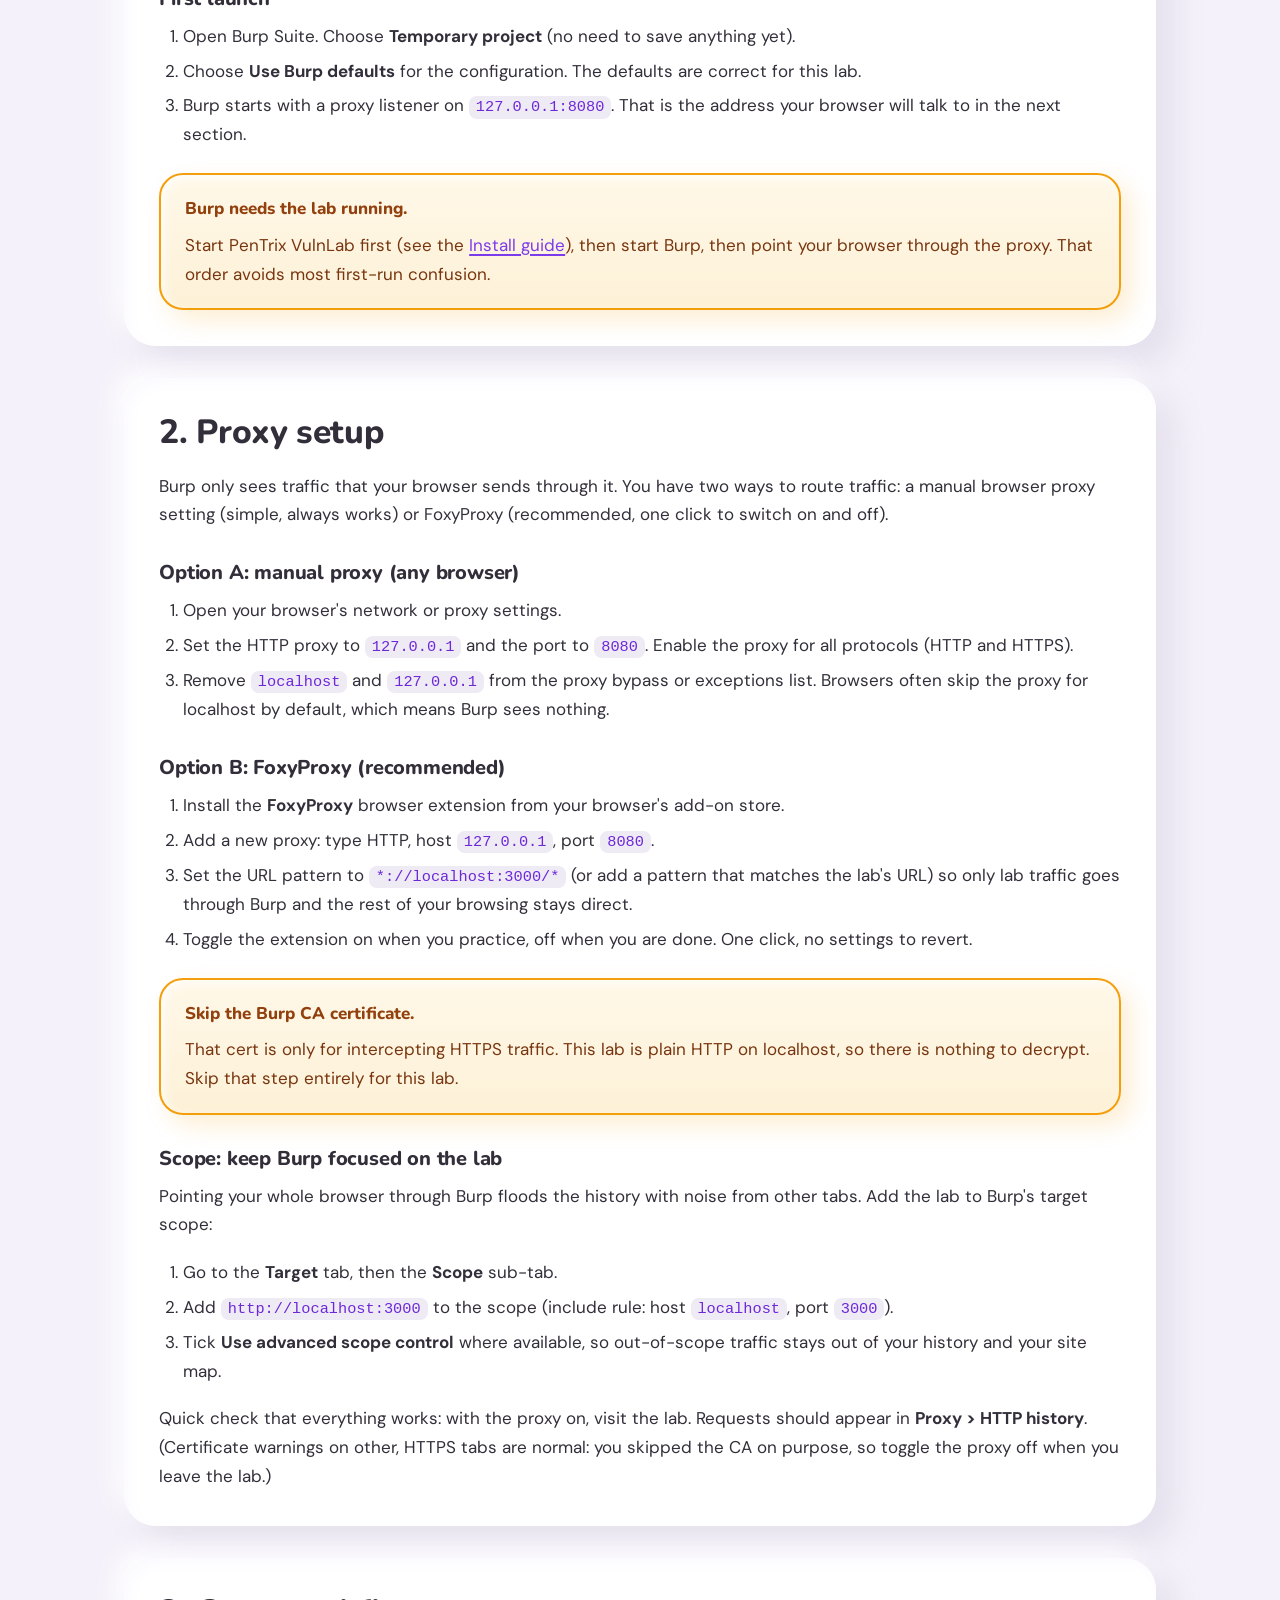
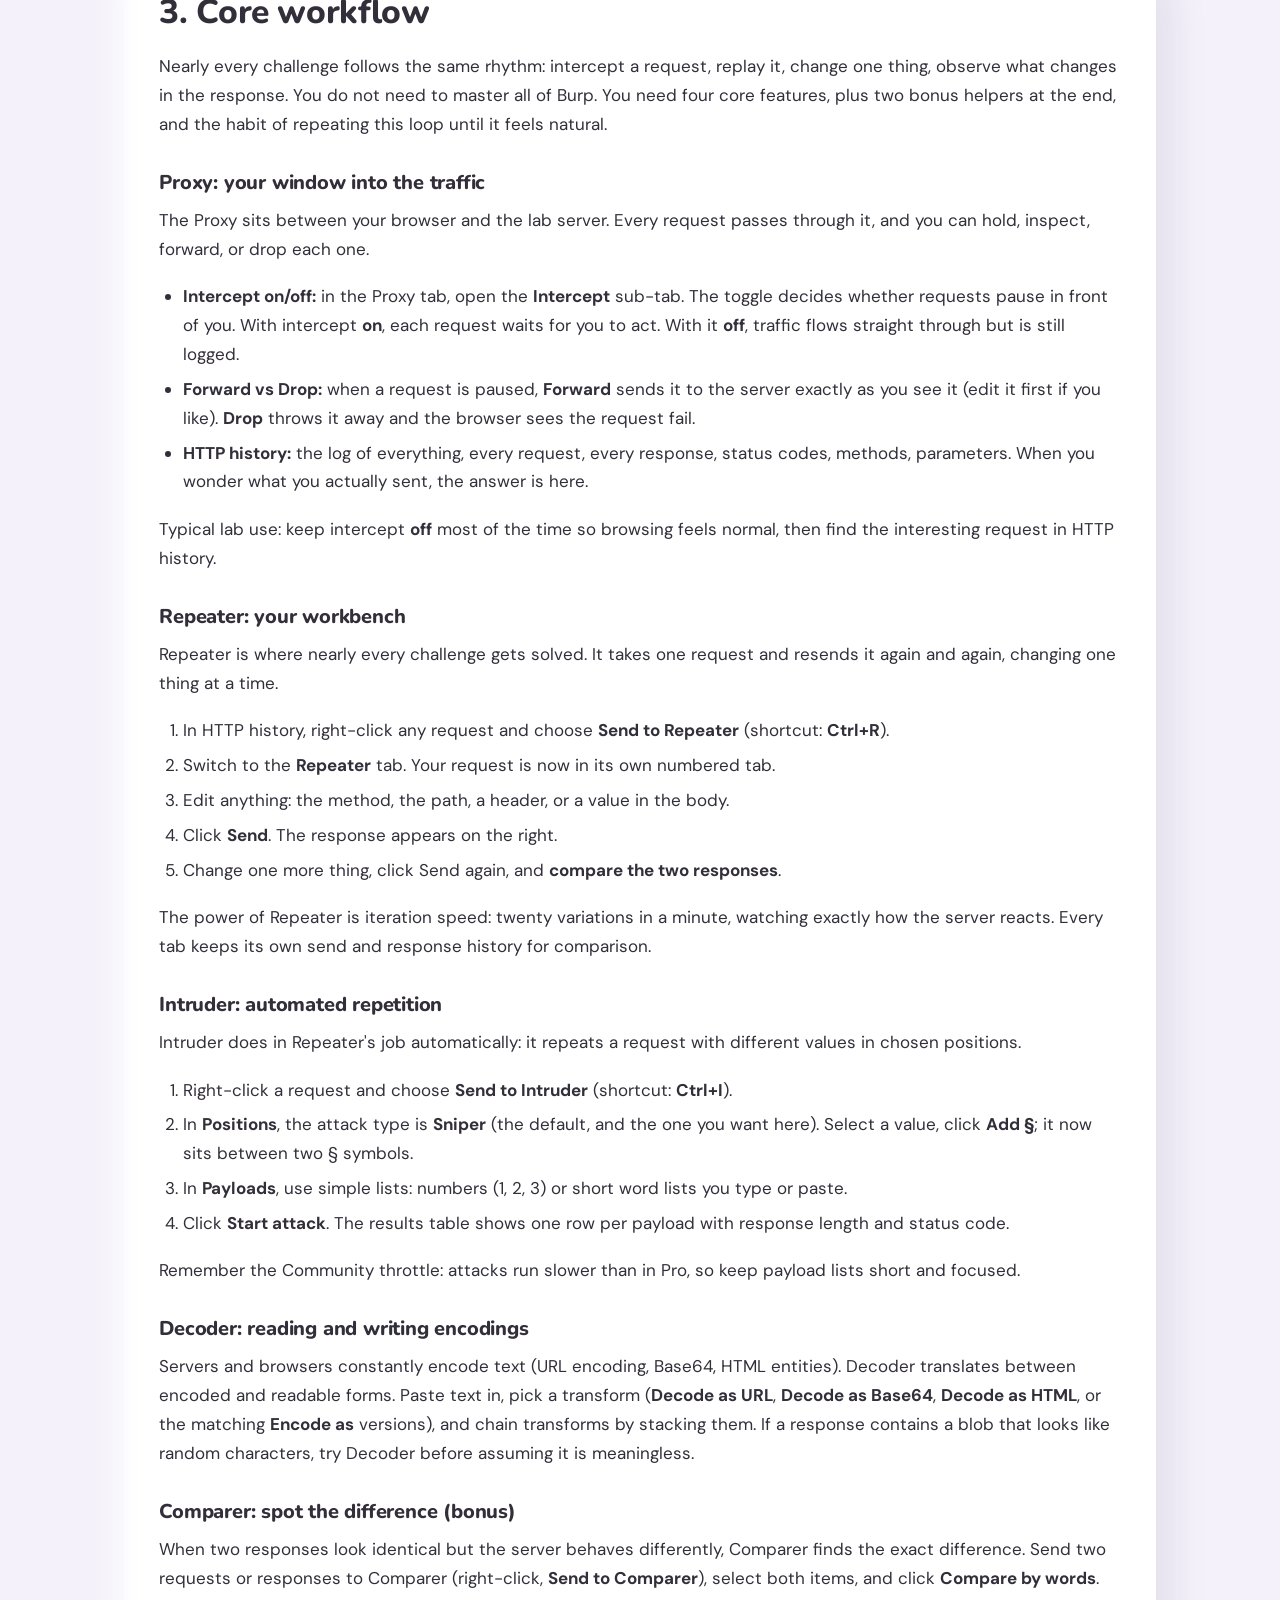
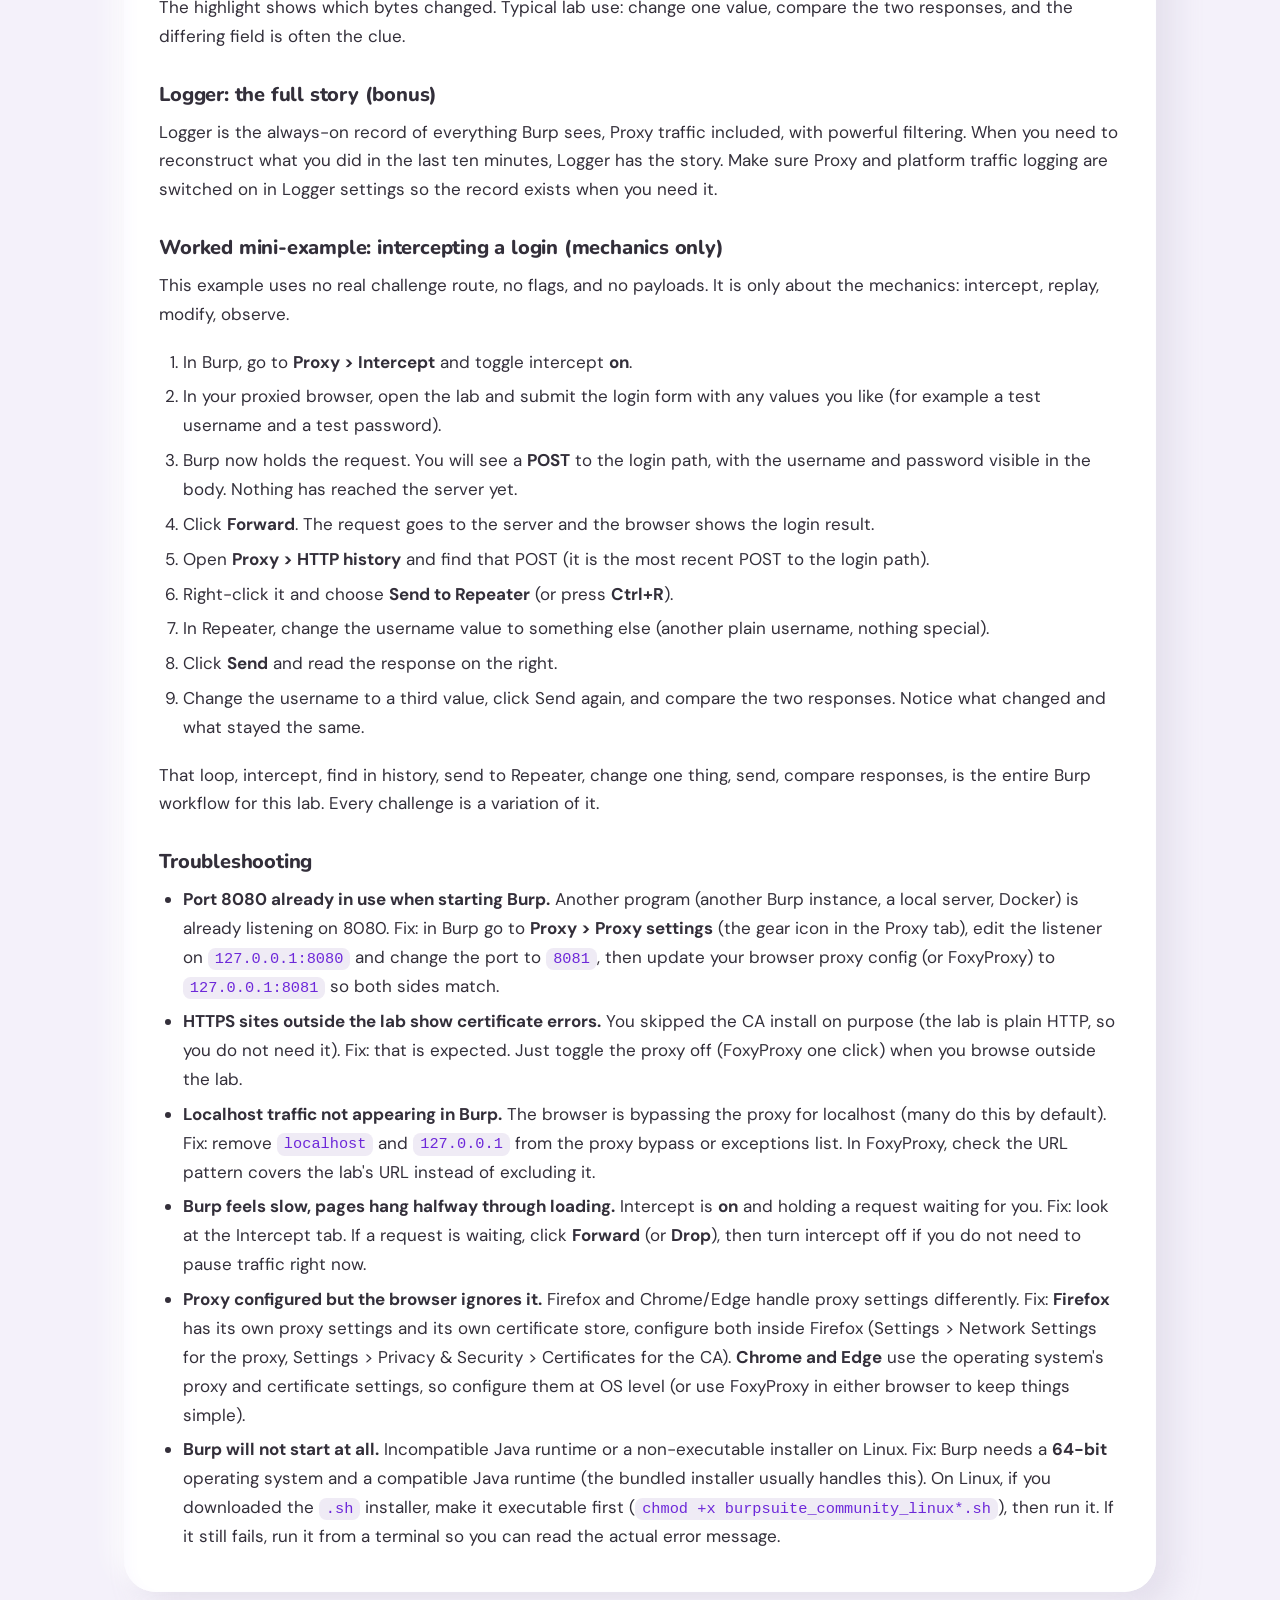
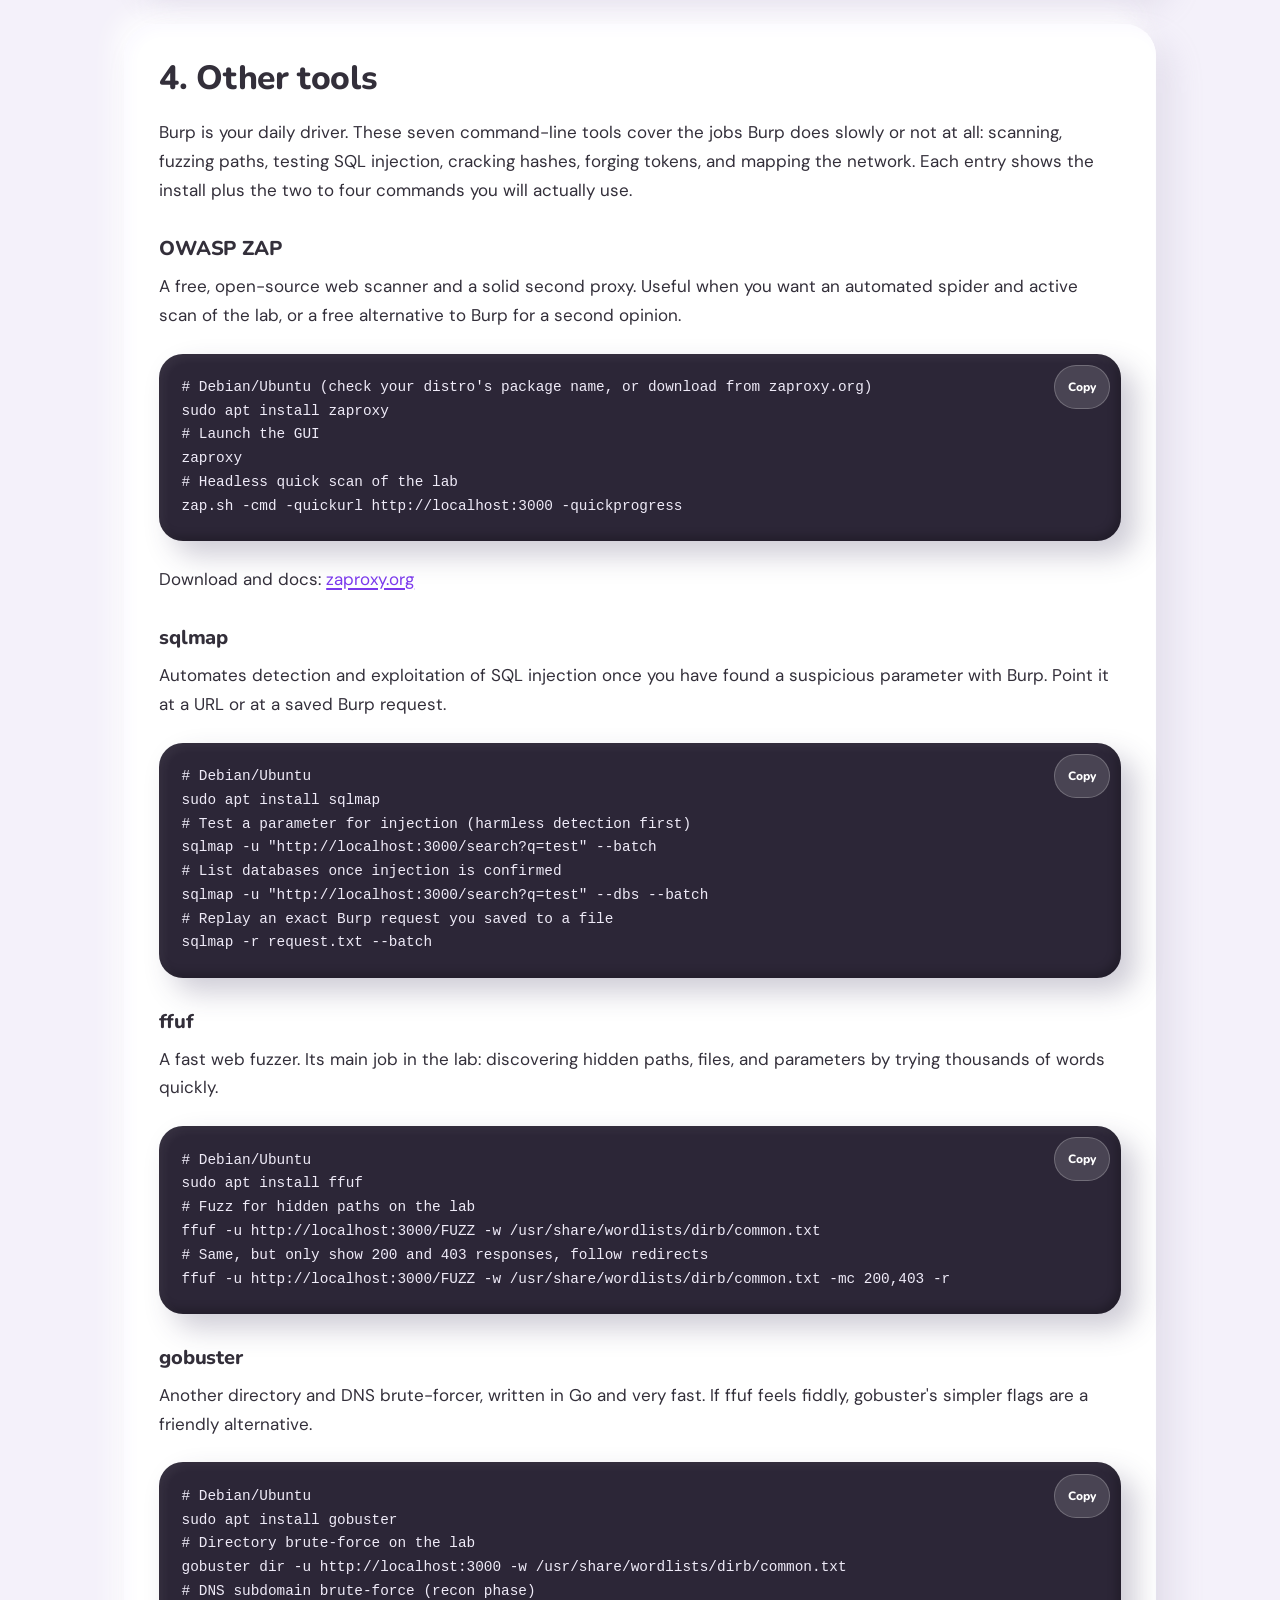
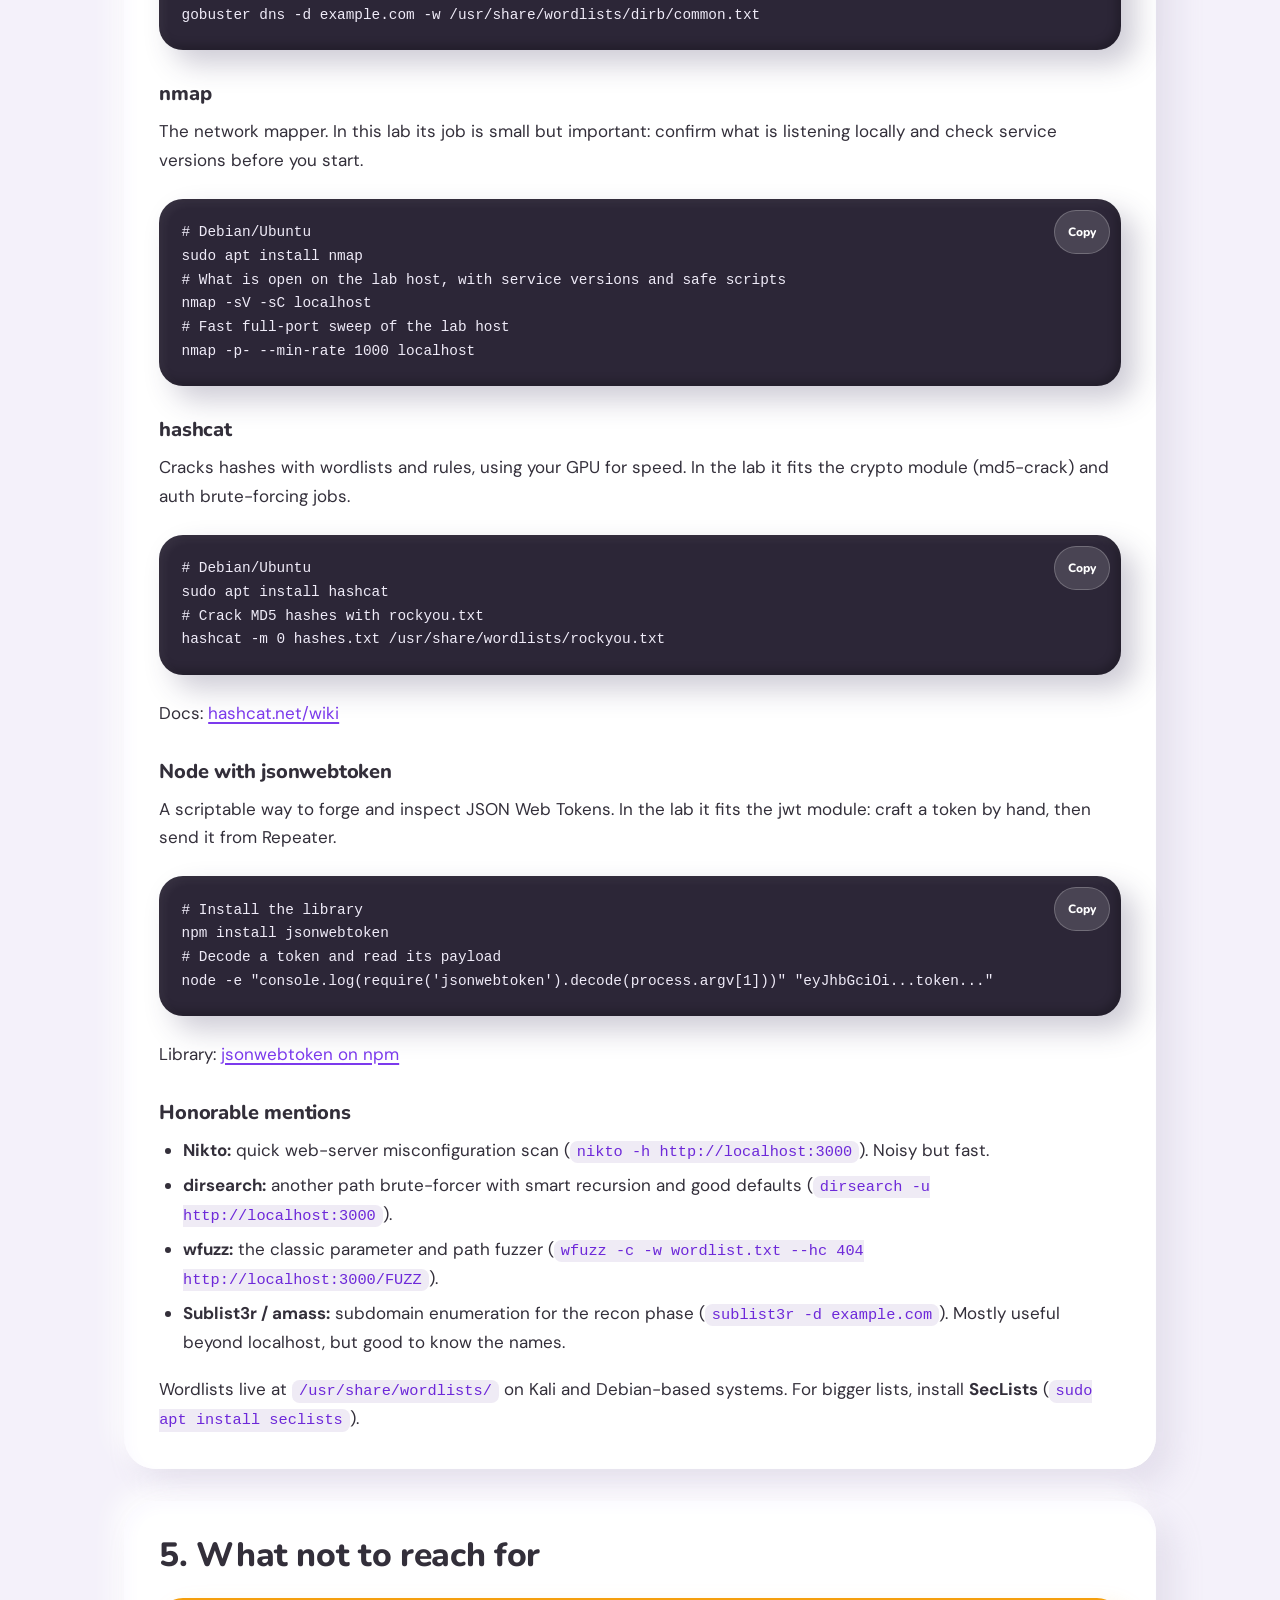
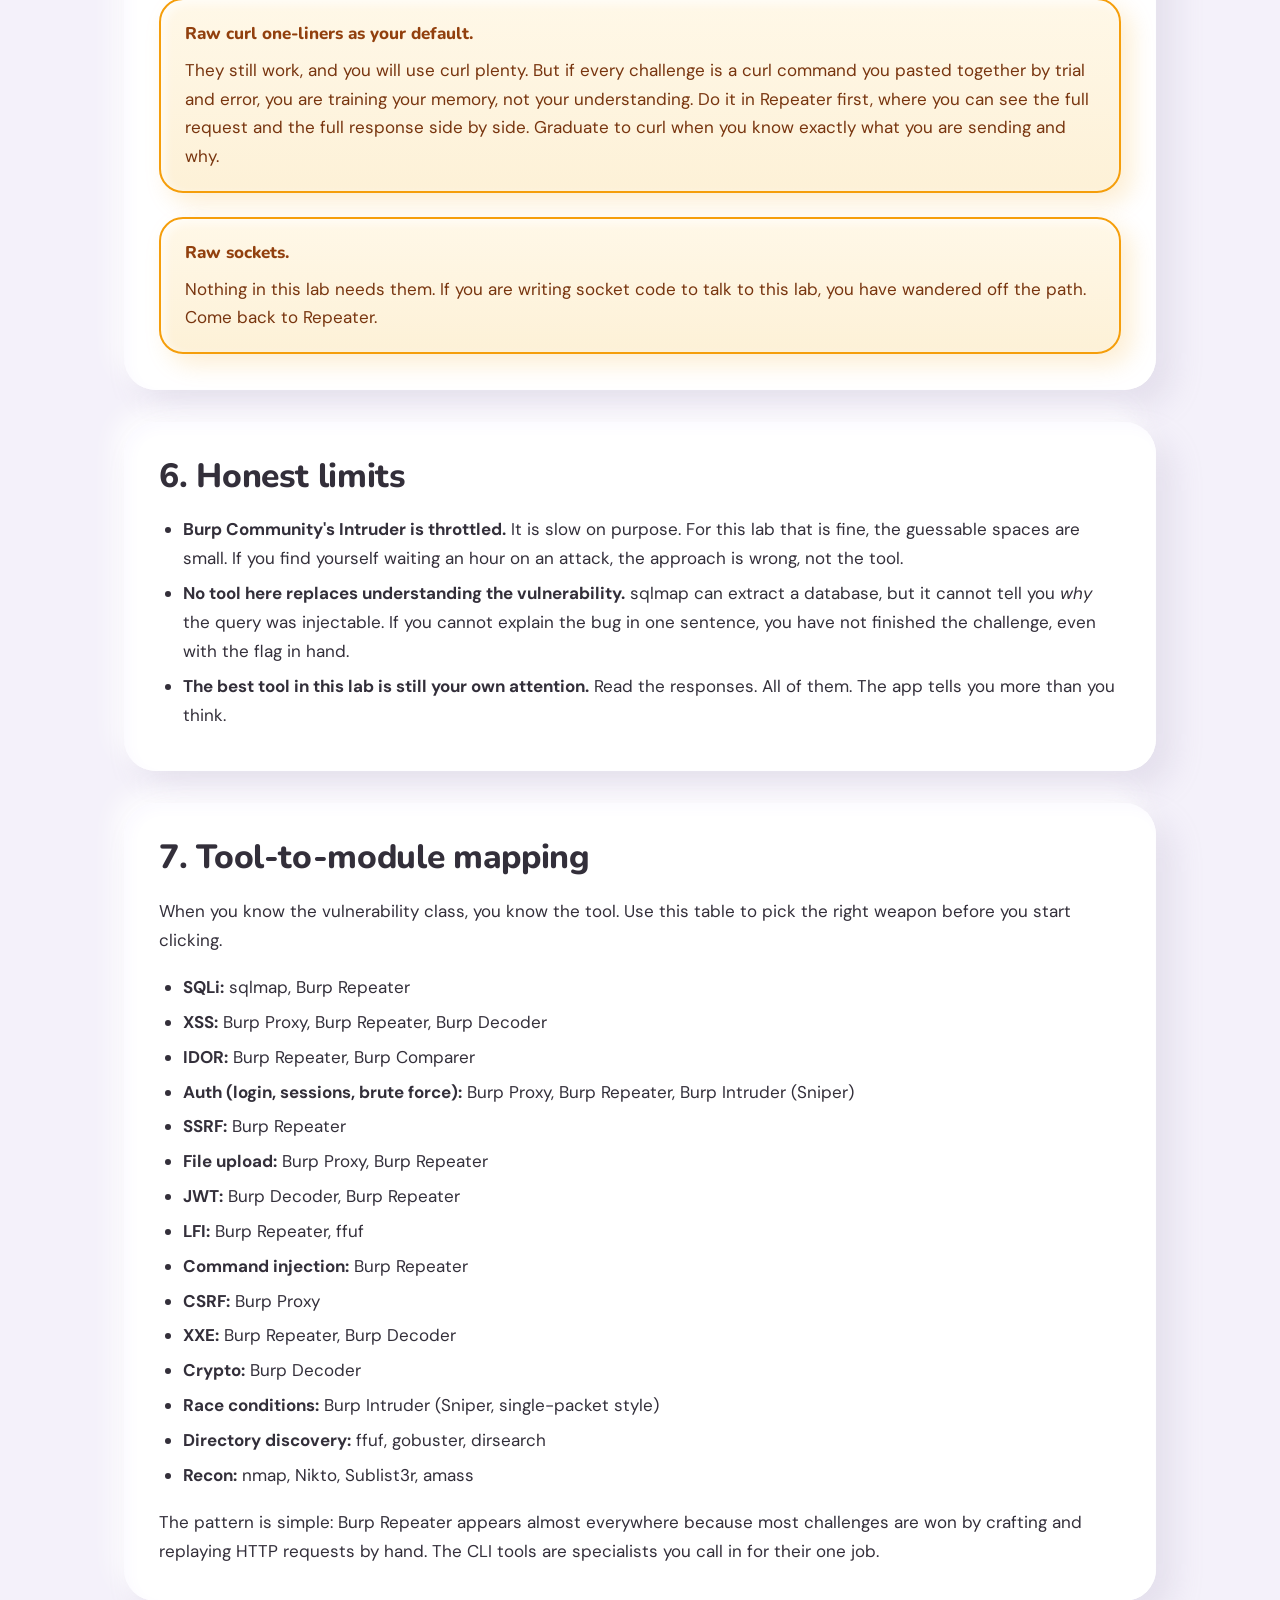
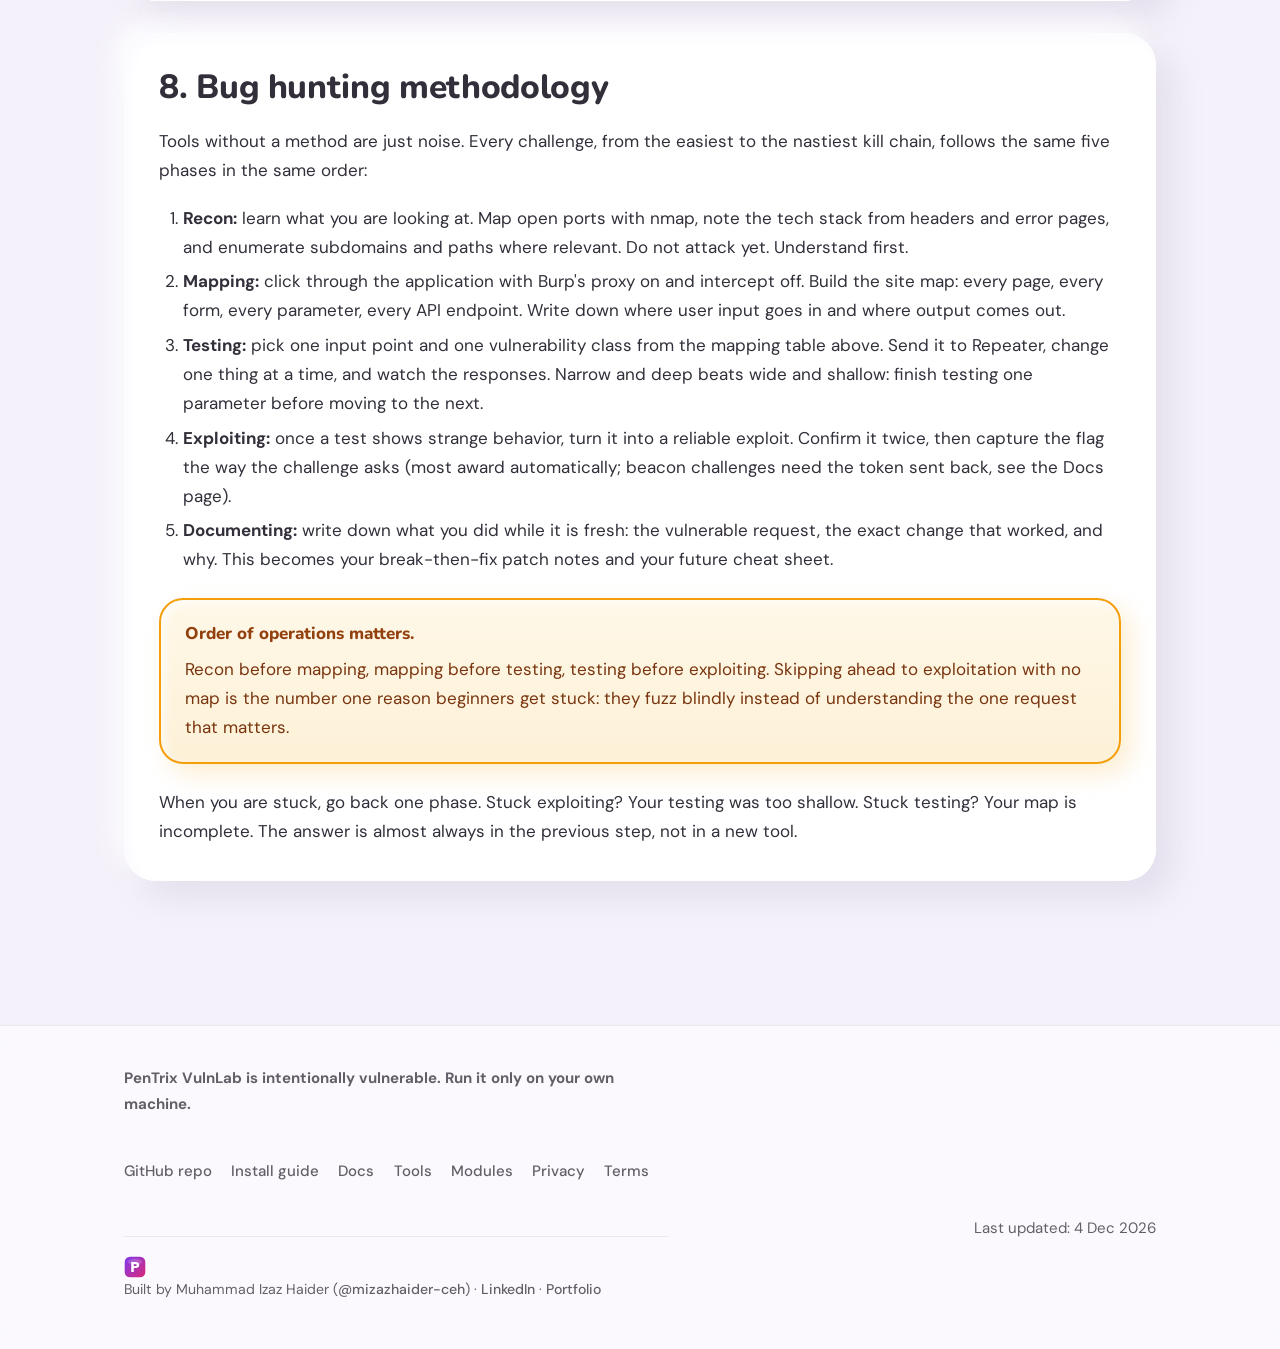
<file: tools.html>
<!DOCTYPE html>
<html lang="en">
<head>
<meta charset="utf-8">
<meta name="viewport" content="width=device-width, initial-scale=1">
<title>Web Hacking Toolkit - PenTrix VulnLab Tools</title>
<meta name="description" content="The PenTrix VulnLab web hacking toolkit: Burp Suite setup, proxy config, the core intercept and replay workflow, and the essential command-line tools every challenge rewards.">
<link rel="icon" href="assets/img/favicon.svg" type="image/svg+xml">
<link rel="icon" type="image/png" sizes="32x32" href="assets/img/favicon-32.png">
<link rel="icon" type="image/png" sizes="16x16" href="assets/img/favicon-16.png">
<link rel="apple-touch-icon" href="assets/img/apple-touch-icon.png">
<link rel="manifest" href="site.webmanifest">
<link rel="mask-icon" href="assets/img/favicon.svg" color="#7C3AED">
<!-- Analytics: not installed. To enable privacy-friendly analytics (Plausible or Umami recommended), paste the snippet here. Owner approval required before adding any tracker. -->
<link rel="preconnect" href="https://fonts.googleapis.com">
<link rel="preconnect" href="https://fonts.gstatic.com" crossorigin>
<link href="https://fonts.googleapis.com/css2?family=DM+Sans:wght@400;500;700&family=Nunito:wght@700;800;900&display=swap" rel="stylesheet">
<link rel="stylesheet" href="assets/css/site.css">
<link rel="canonical" href="https://mizazhaider-ceh.github.io/PenTrix-VulnLab-Website/tools.html">
<meta name="theme-color" content="#7C3AED">
<meta property="og:title" content="Web Hacking Toolkit - PenTrix VulnLab Tools">
<meta property="og:description" content="The PenTrix VulnLab web hacking toolkit: Burp Suite setup, proxy config, the core intercept and replay workflow, and the essential command-line tools every challenge rewards.">
<meta property="og:type" content="website">
<meta property="og:url" content="https://mizazhaider-ceh.github.io/PenTrix-VulnLab-Website/tools.html">
<meta property="og:image" content="https://mizazhaider-ceh.github.io/PenTrix-VulnLab-Website/assets/img/og-image.png">
<meta property="og:image:width" content="1200">
<meta property="og:image:height" content="630">
<meta property="og:image:alt" content="PenTrix VulnLab: learn web security by breaking real websites. 201 challenges, 29 modules, 3 scenarios.">
<meta name="twitter:card" content="summary_large_image">
<meta name="twitter:title" content="Web Hacking Toolkit - PenTrix VulnLab Tools">
<meta name="twitter:description" content="The PenTrix VulnLab web hacking toolkit: Burp Suite setup, proxy config, the core intercept and replay workflow, and the essential command-line tools every challenge rewards.">
<meta name="twitter:image" content="https://mizazhaider-ceh.github.io/PenTrix-VulnLab-Website/assets/img/og-image.png">
</head>
<body>
<a class="skip-link" href="#main-content">Skip to main content</a>
<header class="topbar">
  <div class="wrap topbar-inner">
    <a class="brand" href="index.html">
      <img class="mark" src="assets/img/logo.svg" alt="" width="34" height="34" aria-hidden="true">
      <span>PenTrix VulnLab</span>
    </a>
    <button class="nav-toggle" type="button" aria-expanded="false" aria-controls="mainnav" aria-label="Open menu">
      <span class="nav-toggle-bars" aria-hidden="true"><i></i><i></i><i></i></span>
    </button>
    <nav id="mainnav" aria-label="Main navigation">
      <a href="index.html">Home</a>
      <a href="install.html">Install</a>
      <a href="quickstart.html">Quick Start</a>
      <a href="docs.html">Docs</a>
      <a href="tools.html" aria-current="page">Tools</a>
      <a href="modules.html">Modules</a>
      <a class="clay-btn clay-btn-sm" href="https://github.com/mizazhaider-ceh/PenTrix-VulnLab" target="_blank" rel="noopener">GitHub</a>
    </nav>
    <button class="search-btn" id="search-open" type="button" aria-label="Search this site" aria-expanded="false" title="Search (press /)">
      <svg width="18" height="18" viewBox="0 0 24 24" fill="none" stroke="currentColor" stroke-width="2.5" stroke-linecap="round" aria-hidden="true"><circle cx="11" cy="11" r="7"/><path d="M20 20l-3.8-3.8"/></svg>
    </button>
  </div>
</header>
<!-- Site search overlay. The button lives in the site header, after the nav. -->
<div class="search-overlay" id="search-overlay" role="dialog" aria-modal="true" aria-labelledby="search-label" hidden>
  <div class="search-backdrop"></div>
  <div class="search-panel">
    <span class="visually-hidden" id="search-label">Search this site</span>
    <div class="search-head">
      <svg width="20" height="20" viewBox="0 0 24 24" fill="none" stroke="currentColor" stroke-width="2.5" stroke-linecap="round" aria-hidden="true"><circle cx="11" cy="11" r="7"/><path d="M20 20l-3.8-3.8"/></svg>
      <input class="search-input" id="search-input" type="search" placeholder="Search pages, modules, tools..." autocomplete="off" spellcheck="false" role="combobox" aria-expanded="false" aria-controls="search-results" aria-autocomplete="list">
      <button class="search-close" id="search-close" type="button" aria-label="Close search">
        <svg width="16" height="16" viewBox="0 0 24 24" fill="none" stroke="currentColor" stroke-width="2.5" stroke-linecap="round" aria-hidden="true"><path d="M6 6l12 12M18 6L6 18"/></svg>
      </button>
    </div>
    <ul class="search-results" id="search-results" role="listbox" aria-label="Search results"></ul>
    <p class="search-foot"><kbd>/</kbd> opens search <kbd>Esc</kbd> closes <kbd>&uarr;</kbd><kbd>&darr;</kbd> moves <kbd>Enter</kbd> opens result</p>
  </div>
</div>


<div class="blobs" aria-hidden="true"><span class="blob-1"></span><span class="blob-2"></span><span class="blob-3"></span></div>

<main id="main-content" class="wrap">
  <section class="hero">
    <h1 data-hero="1">Web Hacking Toolkit: Burp Suite + the tools that matter</h1>
    <p class="tagline" data-hero="2">You do not need fifty tools. You need Burp Suite set up correctly, a handful of command-line workhorses, and a workflow you repeat until it is muscle memory. This page gets you from zero to intercepting traffic in about twenty minutes.</p>
    <div class="stats" data-hero="3">
      <div class="stat"><strong>4</strong><span>Burp features to learn</span></div>
      <div class="stat"><strong>7</strong><span>CLI workhorses</span></div>
      <div class="stat"><strong>15</strong><span>module mappings</span></div>
      <div class="stat"><strong>0</strong><span>cost: all free</span></div>
    </div>
  </section>

  <section class="card" id="burp-suite" data-reveal data-rdg="0">
    <h2>1. Burp Suite</h2>
    <p>Burp Suite is the standard toolkit for testing web applications. It sits between your browser and the lab server as an intercepting proxy, so you can see every request, pause it, change it, and replay it. Nearly every one of the 201 lab challenges is solved with some part of Burp.</p>

    <h3>Community vs Pro</h3>
    <p><strong>Burp Suite Community Edition is FREE, and it is enough for all 201 lab challenges.</strong> The paid Pro version adds faster scanning and unthrottled Intruder attacks, but nothing in this lab requires it. One honest limitation: Community Edition throttles Intruder (it inserts a small delay between requests), so automated attacks run slower. For the lab's small payload lists this is only mildly annoying, never a blocker. Keep your lists short and focused.</p>

    <h3>Download</h3>
    <p>Get Burp Suite Community Edition from the official PortSwigger download page:</p>
    <p><a class="clay-btn" href="https://portswigger.net/burp/communitydownload" target="_blank" rel="noopener">Download Burp Suite Community Edition</a></p>

    <h3>Install</h3>
    <ul>
      <li><strong>Windows:</strong> run the downloaded installer and follow the wizard. Burp appears in your Start menu.</li>
      <li><strong>macOS:</strong> open the downloaded DMG and drag Burp Suite into Applications.</li>
      <li><strong>Linux:</strong> make the installer executable and run it:
        <pre><code>chmod +x burpsuite_community_linux*.sh
./burpsuite_community_linux*.sh</code></pre>
      </li>
    </ul>
    <p>Burp needs a 64-bit operating system and a Java runtime. The bundled installers handle Java for you in almost all cases.</p>

    <h3>First launch</h3>
    <ol>
      <li>Open Burp Suite. Choose <strong>Temporary project</strong> (no need to save anything yet).</li>
      <li>Choose <strong>Use Burp defaults</strong> for the configuration. The defaults are correct for this lab.</li>
      <li>Burp starts with a proxy listener on <code>127.0.0.1:8080</code>. That is the address your browser will talk to in the next section.</li>
    </ol>
    <div class="warning">
      <p><strong>Burp needs the lab running.</strong> Start PenTrix VulnLab first (see the <a href="install.html">Install guide</a>), then start Burp, then point your browser through the proxy. That order avoids most first-run confusion.</p>
    </div>
  </section>

  <section class="card" id="proxy-setup" data-reveal data-rdg="1">
    <h2>2. Proxy setup</h2>
    <p>Burp only sees traffic that your browser sends through it. You have two ways to route traffic: a manual browser proxy setting (simple, always works) or FoxyProxy (recommended, one click to switch on and off).</p>

    <h3>Option A: manual proxy (any browser)</h3>
    <ol>
      <li>Open your browser's network or proxy settings.</li>
      <li>Set the HTTP proxy to <code>127.0.0.1</code> and the port to <code>8080</code>. Enable the proxy for all protocols (HTTP and HTTPS).</li>
      <li>Remove <code>localhost</code> and <code>127.0.0.1</code> from the proxy bypass or exceptions list. Browsers often skip the proxy for localhost by default, which means Burp sees nothing.</li>
    </ol>

    <h3>Option B: FoxyProxy (recommended)</h3>
    <ol>
      <li>Install the <strong>FoxyProxy</strong> browser extension from your browser's add-on store.</li>
      <li>Add a new proxy: type HTTP, host <code>127.0.0.1</code>, port <code>8080</code>.</li>
      <li>Set the URL pattern to <code>*://localhost:3000/*</code> (or add a pattern that matches the lab's URL) so only lab traffic goes through Burp and the rest of your browsing stays direct.</li>
      <li>Toggle the extension on when you practice, off when you are done. One click, no settings to revert.</li>
    </ol>

    <div class="warning">
      <p><strong>Skip the Burp CA certificate.</strong> That cert is only for intercepting HTTPS traffic. This lab is plain HTTP on localhost, so there is nothing to decrypt. Skip that step entirely for this lab.</p>
    </div>

    <h3>Scope: keep Burp focused on the lab</h3>
    <p>Pointing your whole browser through Burp floods the history with noise from other tabs. Add the lab to Burp's target scope:</p>
    <ol>
      <li>Go to the <strong>Target</strong> tab, then the <strong>Scope</strong> sub-tab.</li>
      <li>Add <code>http://localhost:3000</code> to the scope (include rule: host <code>localhost</code>, port <code>3000</code>).</li>
      <li>Tick <strong>Use advanced scope control</strong> where available, so out-of-scope traffic stays out of your history and your site map.</li>
    </ol>
    <p>Quick check that everything works: with the proxy on, visit the lab. Requests should appear in <strong>Proxy &gt; HTTP history</strong>. (Certificate warnings on other, HTTPS tabs are normal: you skipped the CA on purpose, so toggle the proxy off when you leave the lab.)</p>
  </section>

  <section class="card" id="core-workflow" data-reveal data-rdg="2">
    <h2>3. Core workflow</h2>
    <p>Nearly every challenge follows the same rhythm: intercept a request, replay it, change one thing, observe what changes in the response. You do not need to master all of Burp. You need four core features, plus two bonus helpers at the end, and the habit of repeating this loop until it feels natural.</p>

    <h3>Proxy: your window into the traffic</h3>
    <p>The Proxy sits between your browser and the lab server. Every request passes through it, and you can hold, inspect, forward, or drop each one.</p>
    <ul>
      <li><strong>Intercept on/off:</strong> in the Proxy tab, open the <strong>Intercept</strong> sub-tab. The toggle decides whether requests pause in front of you. With intercept <strong>on</strong>, each request waits for you to act. With it <strong>off</strong>, traffic flows straight through but is still logged.</li>
      <li><strong>Forward vs Drop:</strong> when a request is paused, <strong>Forward</strong> sends it to the server exactly as you see it (edit it first if you like). <strong>Drop</strong> throws it away and the browser sees the request fail.</li>
      <li><strong>HTTP history:</strong> the log of everything, every request, every response, status codes, methods, parameters. When you wonder what you actually sent, the answer is here.</li>
    </ul>
    <p>Typical lab use: keep intercept <strong>off</strong> most of the time so browsing feels normal, then find the interesting request in HTTP history.</p>

    <h3>Repeater: your workbench</h3>
    <p>Repeater is where nearly every challenge gets solved. It takes one request and resends it again and again, changing one thing at a time.</p>
    <ol>
      <li>In HTTP history, right-click any request and choose <strong>Send to Repeater</strong> (shortcut: <strong>Ctrl+R</strong>).</li>
      <li>Switch to the <strong>Repeater</strong> tab. Your request is now in its own numbered tab.</li>
      <li>Edit anything: the method, the path, a header, or a value in the body.</li>
      <li>Click <strong>Send</strong>. The response appears on the right.</li>
      <li>Change one more thing, click Send again, and <strong>compare the two responses</strong>.</li>
    </ol>
    <p>The power of Repeater is iteration speed: twenty variations in a minute, watching exactly how the server reacts. Every tab keeps its own send and response history for comparison.</p>

    <h3>Intruder: automated repetition</h3>
    <p>Intruder does in Repeater's job automatically: it repeats a request with different values in chosen positions.</p>
    <ol>
      <li>Right-click a request and choose <strong>Send to Intruder</strong> (shortcut: <strong>Ctrl+I</strong>).</li>
      <li>In <strong>Positions</strong>, the attack type is <strong>Sniper</strong> (the default, and the one you want here). Select a value, click <strong>Add &sect;</strong>; it now sits between two &sect; symbols.</li>
      <li>In <strong>Payloads</strong>, use simple lists: numbers (1, 2, 3) or short word lists you type or paste.</li>
      <li>Click <strong>Start attack</strong>. The results table shows one row per payload with response length and status code.</li>
    </ol>
    <p>Remember the Community throttle: attacks run slower than in Pro, so keep payload lists short and focused.</p>

    <h3>Decoder: reading and writing encodings</h3>
    <p>Servers and browsers constantly encode text (URL encoding, Base64, HTML entities). Decoder translates between encoded and readable forms. Paste text in, pick a transform (<strong>Decode as URL</strong>, <strong>Decode as Base64</strong>, <strong>Decode as HTML</strong>, or the matching <strong>Encode as</strong> versions), and chain transforms by stacking them. If a response contains a blob that looks like random characters, try Decoder before assuming it is meaningless.</p>

    <h3>Comparer: spot the difference (bonus)</h3>
    <p>When two responses look identical but the server behaves differently, Comparer finds the exact difference. Send two requests or responses to Comparer (right-click, <strong>Send to Comparer</strong>), select both items, and click <strong>Compare by words</strong>. The highlight shows which bytes changed. Typical lab use: change one value, compare the two responses, and the differing field is often the clue.</p>

    <h3>Logger: the full story (bonus)</h3>
    <p>Logger is the always-on record of everything Burp sees, Proxy traffic included, with powerful filtering. When you need to reconstruct what you did in the last ten minutes, Logger has the story. Make sure Proxy and platform traffic logging are switched on in Logger settings so the record exists when you need it.</p>

    <h3>Worked mini-example: intercepting a login (mechanics only)</h3>
    <p>This example uses no real challenge route, no flags, and no payloads. It is only about the mechanics: intercept, replay, modify, observe.</p>
    <ol>
      <li>In Burp, go to <strong>Proxy &gt; Intercept</strong> and toggle intercept <strong>on</strong>.</li>
      <li>In your proxied browser, open the lab and submit the login form with any values you like (for example a test username and a test password).</li>
      <li>Burp now holds the request. You will see a <strong>POST</strong> to the login path, with the username and password visible in the body. Nothing has reached the server yet.</li>
      <li>Click <strong>Forward</strong>. The request goes to the server and the browser shows the login result.</li>
      <li>Open <strong>Proxy &gt; HTTP history</strong> and find that POST (it is the most recent POST to the login path).</li>
      <li>Right-click it and choose <strong>Send to Repeater</strong> (or press <strong>Ctrl+R</strong>).</li>
      <li>In Repeater, change the username value to something else (another plain username, nothing special).</li>
      <li>Click <strong>Send</strong> and read the response on the right.</li>
      <li>Change the username to a third value, click Send again, and compare the two responses. Notice what changed and what stayed the same.</li>
    </ol>
    <p>That loop, intercept, find in history, send to Repeater, change one thing, send, compare responses, is the entire Burp workflow for this lab. Every challenge is a variation of it.</p>

    <h3>Troubleshooting</h3>
    <ul>
      <li><strong>Port 8080 already in use when starting Burp.</strong> Another program (another Burp instance, a local server, Docker) is already listening on 8080. Fix: in Burp go to <strong>Proxy &gt; Proxy settings</strong> (the gear icon in the Proxy tab), edit the listener on <code>127.0.0.1:8080</code> and change the port to <code>8081</code>, then update your browser proxy config (or FoxyProxy) to <code>127.0.0.1:8081</code> so both sides match.</li>
      <li><strong>HTTPS sites outside the lab show certificate errors.</strong> You skipped the CA install on purpose (the lab is plain HTTP, so you do not need it). Fix: that is expected. Just toggle the proxy off (FoxyProxy one click) when you browse outside the lab.</li>
      <li><strong>Localhost traffic not appearing in Burp.</strong> The browser is bypassing the proxy for localhost (many do this by default). Fix: remove <code>localhost</code> and <code>127.0.0.1</code> from the proxy bypass or exceptions list. In FoxyProxy, check the URL pattern covers the lab's URL instead of excluding it.</li>
      <li><strong>Burp feels slow, pages hang halfway through loading.</strong> Intercept is <strong>on</strong> and holding a request waiting for you. Fix: look at the Intercept tab. If a request is waiting, click <strong>Forward</strong> (or <strong>Drop</strong>), then turn intercept off if you do not need to pause traffic right now.</li>
      <li><strong>Proxy configured but the browser ignores it.</strong> Firefox and Chrome/Edge handle proxy settings differently. Fix: <strong>Firefox</strong> has its own proxy settings and its own certificate store, configure both inside Firefox (Settings &gt; Network Settings for the proxy, Settings &gt; Privacy &amp; Security &gt; Certificates for the CA). <strong>Chrome and Edge</strong> use the operating system's proxy and certificate settings, so configure them at OS level (or use FoxyProxy in either browser to keep things simple).</li>
      <li><strong>Burp will not start at all.</strong> Incompatible Java runtime or a non-executable installer on Linux. Fix: Burp needs a <strong>64-bit</strong> operating system and a compatible Java runtime (the bundled installer usually handles this). On Linux, if you downloaded the <code>.sh</code> installer, make it executable first (<code>chmod +x burpsuite_community_linux*.sh</code>), then run it. If it still fails, run it from a terminal so you can read the actual error message.</li>
    </ul>
  </section>

  <section class="card" id="other-tools" data-reveal data-rdg="3">
    <h2>4. Other tools</h2>
    <p>Burp is your daily driver. These seven command-line tools cover the jobs Burp does slowly or not at all: scanning, fuzzing paths, testing SQL injection, cracking hashes, forging tokens, and mapping the network. Each entry shows the install plus the two to four commands you will actually use.</p>

    <h3>OWASP ZAP</h3>
    <p>A free, open-source web scanner and a solid second proxy. Useful when you want an automated spider and active scan of the lab, or a free alternative to Burp for a second opinion.</p>
    <pre><code># Debian/Ubuntu (check your distro's package name, or download from zaproxy.org)
sudo apt install zaproxy
# Launch the GUI
zaproxy
# Headless quick scan of the lab
zap.sh -cmd -quickurl http://localhost:3000 -quickprogress</code></pre>
    <p>Download and docs: <a href="https://www.zaproxy.org/" target="_blank" rel="noopener">zaproxy.org</a></p>

    <h3>sqlmap</h3>
    <p>Automates detection and exploitation of SQL injection once you have found a suspicious parameter with Burp. Point it at a URL or at a saved Burp request.</p>
    <pre><code># Debian/Ubuntu
sudo apt install sqlmap
# Test a parameter for injection (harmless detection first)
sqlmap -u "http://localhost:3000/search?q=test" --batch
# List databases once injection is confirmed
sqlmap -u "http://localhost:3000/search?q=test" --dbs --batch
# Replay an exact Burp request you saved to a file
sqlmap -r request.txt --batch</code></pre>

    <h3>ffuf</h3>
    <p>A fast web fuzzer. Its main job in the lab: discovering hidden paths, files, and parameters by trying thousands of words quickly.</p>
    <pre><code># Debian/Ubuntu
sudo apt install ffuf
# Fuzz for hidden paths on the lab
ffuf -u http://localhost:3000/FUZZ -w /usr/share/wordlists/dirb/common.txt
# Same, but only show 200 and 403 responses, follow redirects
ffuf -u http://localhost:3000/FUZZ -w /usr/share/wordlists/dirb/common.txt -mc 200,403 -r</code></pre>

    <h3>gobuster</h3>
    <p>Another directory and DNS brute-forcer, written in Go and very fast. If ffuf feels fiddly, gobuster's simpler flags are a friendly alternative.</p>
    <pre><code># Debian/Ubuntu
sudo apt install gobuster
# Directory brute-force on the lab
gobuster dir -u http://localhost:3000 -w /usr/share/wordlists/dirb/common.txt
# DNS subdomain brute-force (recon phase)
gobuster dns -d example.com -w /usr/share/wordlists/dirb/common.txt</code></pre>

    <h3>nmap</h3>
    <p>The network mapper. In this lab its job is small but important: confirm what is listening locally and check service versions before you start.</p>
    <pre><code># Debian/Ubuntu
sudo apt install nmap
# What is open on the lab host, with service versions and safe scripts
nmap -sV -sC localhost
# Fast full-port sweep of the lab host
nmap -p- --min-rate 1000 localhost</code></pre>

    <h3>hashcat</h3>
    <p>Cracks hashes with wordlists and rules, using your GPU for speed. In the lab it fits the crypto module (md5-crack) and auth brute-forcing jobs.</p>
    <pre><code># Debian/Ubuntu
sudo apt install hashcat
# Crack MD5 hashes with rockyou.txt
hashcat -m 0 hashes.txt /usr/share/wordlists/rockyou.txt</code></pre>
    <p>Docs: <a href="https://hashcat.net/wiki/" target="_blank" rel="noopener">hashcat.net/wiki</a></p>

    <h3>Node with jsonwebtoken</h3>
    <p>A scriptable way to forge and inspect JSON Web Tokens. In the lab it fits the jwt module: craft a token by hand, then send it from Repeater.</p>
    <pre><code># Install the library
npm install jsonwebtoken
# Decode a token and read its payload
node -e "console.log(require('jsonwebtoken').decode(process.argv[1]))" "eyJhbGciOi...token..."</code></pre>
    <p>Library: <a href="https://www.npmjs.com/package/jsonwebtoken" target="_blank" rel="noopener">jsonwebtoken on npm</a></p>

    <h3>Honorable mentions</h3>
    <ul>
      <li><strong>Nikto:</strong> quick web-server misconfiguration scan (<code>nikto -h http://localhost:3000</code>). Noisy but fast.</li>
      <li><strong>dirsearch:</strong> another path brute-forcer with smart recursion and good defaults (<code>dirsearch -u http://localhost:3000</code>).</li>
      <li><strong>wfuzz:</strong> the classic parameter and path fuzzer (<code>wfuzz -c -w wordlist.txt --hc 404 http://localhost:3000/FUZZ</code>).</li>
      <li><strong>Sublist3r / amass:</strong> subdomain enumeration for the recon phase (<code>sublist3r -d example.com</code>). Mostly useful beyond localhost, but good to know the names.</li>
    </ul>
    <p>Wordlists live at <code>/usr/share/wordlists/</code> on Kali and Debian-based systems. For bigger lists, install <strong>SecLists</strong> (<code>sudo apt install seclists</code>).</p>
  </section>

  <section class="card" id="not" data-reveal data-rdg="1">
    <h2>5. What not to reach for</h2>
    <div class="warning">
      <p><strong>Raw curl one-liners as your default.</strong> They still work, and you will use curl plenty. But if every challenge is a curl command you pasted together by trial and error, you are training your memory, not your understanding. Do it in Repeater first, where you can see the full request and the full response side by side. Graduate to curl when you know exactly what you are sending and why.</p>
    </div>
    <div class="warning">
      <p><strong>Raw sockets.</strong> Nothing in this lab needs them. If you are writing socket code to talk to this lab, you have wandered off the path. Come back to Repeater.</p>
    </div>
  </section>

  <section class="card" id="limits" data-reveal data-rdg="2">
    <h2>6. Honest limits</h2>
    <ul>
      <li><strong>Burp Community's Intruder is throttled.</strong> It is slow on purpose. For this lab that is fine, the guessable spaces are small. If you find yourself waiting an hour on an attack, the approach is wrong, not the tool.</li>
      <li><strong>No tool here replaces understanding the vulnerability.</strong> sqlmap can extract a database, but it cannot tell you <em>why</em> the query was injectable. If you cannot explain the bug in one sentence, you have not finished the challenge, even with the flag in hand.</li>
      <li><strong>The best tool in this lab is still your own attention.</strong> Read the responses. All of them. The app tells you more than you think.</li>
    </ul>
  </section>

  <section class="card" id="tool-mapping" data-reveal data-rdg="3">
    <h2>7. Tool-to-module mapping</h2>
    <p>When you know the vulnerability class, you know the tool. Use this table to pick the right weapon before you start clicking.</p>
    <ul>
      <li><strong>SQLi:</strong> sqlmap, Burp Repeater</li>
      <li><strong>XSS:</strong> Burp Proxy, Burp Repeater, Burp Decoder</li>
      <li><strong>IDOR:</strong> Burp Repeater, Burp Comparer</li>
      <li><strong>Auth (login, sessions, brute force):</strong> Burp Proxy, Burp Repeater, Burp Intruder (Sniper)</li>
      <li><strong>SSRF:</strong> Burp Repeater</li>
      <li><strong>File upload:</strong> Burp Proxy, Burp Repeater</li>
      <li><strong>JWT:</strong> Burp Decoder, Burp Repeater</li>
      <li><strong>LFI:</strong> Burp Repeater, ffuf</li>
      <li><strong>Command injection:</strong> Burp Repeater</li>
      <li><strong>CSRF:</strong> Burp Proxy</li>
      <li><strong>XXE:</strong> Burp Repeater, Burp Decoder</li>
      <li><strong>Crypto:</strong> Burp Decoder</li>
      <li><strong>Race conditions:</strong> Burp Intruder (Sniper, single-packet style)</li>
      <li><strong>Directory discovery:</strong> ffuf, gobuster, dirsearch</li>
      <li><strong>Recon:</strong> nmap, Nikto, Sublist3r, amass</li>
    </ul>
    <p>The pattern is simple: Burp Repeater appears almost everywhere because most challenges are won by crafting and replaying HTTP requests by hand. The CLI tools are specialists you call in for their one job.</p>
  </section>

  <section class="card" id="methodology" data-reveal data-rdg="1">
    <h2>8. Bug hunting methodology</h2>
    <p>Tools without a method are just noise. Every challenge, from the easiest to the nastiest kill chain, follows the same five phases in the same order:</p>
    <ol>
      <li><strong>Recon:</strong> learn what you are looking at. Map open ports with nmap, note the tech stack from headers and error pages, and enumerate subdomains and paths where relevant. Do not attack yet. Understand first.</li>
      <li><strong>Mapping:</strong> click through the application with Burp's proxy on and intercept off. Build the site map: every page, every form, every parameter, every API endpoint. Write down where user input goes in and where output comes out.</li>
      <li><strong>Testing:</strong> pick one input point and one vulnerability class from the mapping table above. Send it to Repeater, change one thing at a time, and watch the responses. Narrow and deep beats wide and shallow: finish testing one parameter before moving to the next.</li>
      <li><strong>Exploiting:</strong> once a test shows strange behavior, turn it into a reliable exploit. Confirm it twice, then capture the flag the way the challenge asks (most award automatically; beacon challenges need the token sent back, see the Docs page).</li>
      <li><strong>Documenting:</strong> write down what you did while it is fresh: the vulnerable request, the exact change that worked, and why. This becomes your break-then-fix patch notes and your future cheat sheet.</li>
    </ol>
    <div class="warning">
      <p><strong>Order of operations matters.</strong> Recon before mapping, mapping before testing, testing before exploiting. Skipping ahead to exploitation with no map is the number one reason beginners get stuck: they fuzz blindly instead of understanding the one request that matters.</p>
    </div>
    <p>When you are stuck, go back one phase. Stuck exploiting? Your testing was too shallow. Stuck testing? Your map is incomplete. The answer is almost always in the previous step, not in a new tool.</p>
  </section>
</main>

<footer class="foot">
  <div class="wrap">
    <p><strong>PenTrix VulnLab is intentionally vulnerable. Run it only on your own machine.</strong></p>
    <nav aria-label="Footer navigation">
      <a href="https://github.com/mizazhaider-ceh/PenTrix-VulnLab" target="_blank" rel="noopener">GitHub repo</a>
      <a href="install.html">Install guide</a>
      <a href="docs.html">Docs</a>
      <a href="tools.html">Tools</a>
      <a href="modules.html">Modules</a>
      <a href="privacy.html">Privacy</a>
      <a href="terms.html">Terms</a>
    </nav>
    <p class="credit"><img class="foot-mark" src="assets/img/logo.svg" alt="PenTrix VulnLab logo" width="22" height="22"> Built by Muhammad Izaz Haider (<a href="https://github.com/mizazhaider-ceh" target="_blank" rel="noopener">@mizazhaider-ceh</a>) &middot; <a href="https://www.linkedin.com/in/muhammad-izaz-haider-091639314/" target="_blank" rel="noopener">LinkedIn</a> &middot; <a href="https://www.mizazhaider-ceh.dev/" target="_blank" rel="noopener">Portfolio</a></p>
  </div>
</footer>

<!-- Mobile sticky CTA bar: single action for phone widths only -->
<div class="mobile-cta" id="mobileCta" role="region" aria-label="Quick action">
  <a class="mobile-cta-action" href="install.html">
    <svg class="mobile-cta-icon" width="18" height="18" viewBox="0 0 24 24" fill="none" aria-hidden="true">
      <path d="M12 3v12m0 0l-4.5-4.5M12 15l4.5-4.5M4 20h16" stroke="currentColor" stroke-width="2.4" stroke-linecap="round" stroke-linejoin="round"/>
    </svg>
    <span>Install the lab</span>
  </a>
  <button class="mobile-cta-dismiss" type="button" id="mobileCtaDismiss" aria-label="Dismiss the install banner">
    <svg width="14" height="14" viewBox="0 0 14 14" fill="none" aria-hidden="true">
      <path d="M2 2l10 10M12 2L2 12" stroke="currentColor" stroke-width="2.2" stroke-linecap="round"/>
    </svg>
  </button>
</div>

<!-- Floating UI: scroll progress + bottom-right action cluster -->
<div class="progress-bar" id="progressBar" aria-hidden="true"></div>

<a class="fab fab-github" href="https://github.com/mizazhaider-ceh/PenTrix-VulnLab" target="_blank" rel="noopener" aria-label="GitHub repository">
  <svg width="22" height="22" viewBox="0 0 24 24" fill="currentColor" aria-hidden="true">
    <path d="M12 .297c-6.63 0-12 5.373-12 12 0 5.303 3.438 9.8 8.205 11.385.6.113.82-.258.82-.577 0-.285-.01-1.04-.015-2.04-3.338.724-4.042-1.61-4.042-1.61C4.422 18.07 3.633 17.7 3.633 17.7c-1.087-.744.084-.729.084-.729 1.205.084 1.838 1.236 1.838 1.236 1.07 1.835 2.809 1.305 3.495.998.108-.776.417-1.305.76-1.605-2.665-.3-5.466-1.332-5.466-5.93 0-1.31.465-2.38 1.235-3.22-.135-.303-.54-1.523.105-3.176 0 0 1.005-.322 3.3 1.23.96-.267 1.98-.399 3-.405 1.02.006 2.04.138 3 .405 2.28-1.552 3.285-1.23 3.285-1.23.645 1.653.24 2.873.12 3.176.765.84 1.23 1.91 1.23 3.22 0 4.61-2.805 5.625-5.475 5.92.42.36.81 1.096.81 2.22 0 1.606-.015 2.896-.015 3.286 0 .315.21.69.825.57C20.565 22.092 24 17.592 24 12.297c0-6.627-5.373-12-12-12"/>
  </svg>
</a>

<a class="fab to-top" id="toTop" href="#" aria-label="Back to top">
  <svg width="20" height="20" viewBox="0 0 24 24" fill="none" aria-hidden="true">
    <path d="M12 19V5m0 0l-7 7m7-7l7 7" stroke="currentColor" stroke-width="2.4" stroke-linecap="round" stroke-linejoin="round"/>
  </svg>
</a>

<script src="assets/js/site.js" defer></script>
<script src="assets/js/search.js" defer></script>
</body>
</html>
</file>
<file: assets/css/site.css>
/* ============================================================
   PenTrix VulnLab: site.css
   Hand-written claymorphism, light-only, no frameworks.
   Tokens and shadow stacks match the lab exactly (see BRIEF.md).
   Classes here form the CSS contract used by every page builder.
   ============================================================ */

/* ---------- Design tokens ---------- */
:root{
  --clay-canvas:#F4F1FA;
  --clay-card:#fff;
  --clay-ink:#332F3A;
  --clay-muted:#635F69;
  --clay-violet:#7C3AED;
  --clay-pink:#DB2777;
  --clay-sky:#0EA5E9;
  --clay-emerald:#10B981;
  --clay-amber:#F59E0B;
  --clay-well:#EFEBF5;
  --hairline:rgba(51,47,58,.08);
  --font-display:"Nunito",ui-rounded,system-ui,sans-serif;
  --font-body:"DM Sans",system-ui,-apple-system,"Segoe UI",sans-serif;
  --font-mono:ui-monospace,"Cascadia Code","JetBrains Mono",Menlo,Consolas,monospace;
  --r-hero:48px;
  --r-card:32px;
  --r-med:24px;
  --r-btn:20px;
  --r-pill:999px;
  --ease-out:cubic-bezier(.22,1,.36,1);
  --ease-spring:cubic-bezier(.34,1.56,.64,1);
  /* exact shadow stacks from the brief */
  --shadow-card:16px 16px 32px rgba(160,150,180,.2),-10px -10px 24px rgba(255,255,255,.9),inset 6px 6px 12px rgba(139,92,246,.03),inset -6px -6px 12px rgba(255,255,255,1);
  --shadow-card-hover:22px 22px 44px rgba(160,150,180,.28),-10px -10px 24px rgba(255,255,255,.9),inset 6px 6px 12px rgba(139,92,246,.03),inset -6px -6px 12px rgba(255,255,255,1);
  --shadow-btn:12px 12px 24px rgba(139,92,246,.3),-8px -8px 16px rgba(255,255,255,.4),inset 4px 4px 8px rgba(255,255,255,.4),inset -4px -4px 8px rgba(0,0,0,.1);
  --shadow-well:inset 4px 4px 10px rgba(160,150,180,.18),inset -4px -4px 10px rgba(255,255,255,.9);
}

/* ---------- Base ---------- */
*,*::before,*::after{box-sizing:border-box}
html{scroll-behavior:smooth;-webkit-text-size-adjust:100%}
body{
  margin:0;
  min-height:100vh;
  overflow-x:hidden;
  background:var(--clay-canvas);
  color:var(--clay-ink);
  font-family:var(--font-body);
  font-size:1.0625rem;
  line-height:1.7;
}
main{display:block}
h1,h2,h3,h4{
  font-family:var(--font-display);
  font-weight:800;
  line-height:1.15;
  letter-spacing:-.01em;
  margin:1.6em 0 .6em;
}
h1{font-size:clamp(2.1rem,5.2vw,3.4rem);font-weight:900;margin-top:0}
h2{font-size:clamp(1.5rem,3.4vw,2.1rem)}
h3{font-size:1.25rem}
h4{font-size:1.05rem}
p{margin:0 0 1.1em}
ul,ol{margin:0 0 1.1em;padding-left:1.4em}
li{margin-bottom:.35em}
a{color:var(--clay-violet);text-decoration-thickness:2px;text-underline-offset:3px}
a:hover{color:#BE185D}
img{max-width:100%;height:auto;display:block}
hr{border:0;border-top:1px solid var(--hairline);margin:2.5rem 0}
::selection{background:rgba(124,58,237,.22)}
:focus-visible{outline:3px solid #7C3AED;outline-offset:3px;border-radius:8px}
section[id],h2[id],h3[id],main[id]{scroll-margin-top:6rem}
.visually-hidden{position:absolute;width:1px;height:1px;overflow:hidden;clip:rect(0 0 0 0);white-space:nowrap}

/* ---------- Floating background blobs ---------- */
.blobs{position:fixed;inset:0;z-index:-1;overflow:hidden;pointer-events:none}
.blobs span{position:absolute;border-radius:50%;opacity:.55;animation:blob-float 70s ease-in-out infinite}
.blob-1{width:34rem;height:34rem;left:-10rem;top:-8rem;background:radial-gradient(circle at 30% 30%,#c4b5fd 0%,rgba(124,58,237,.45) 45%,rgba(124,58,237,0) 72%);animation-delay:-18s}
.blob-2{width:28rem;height:28rem;right:-9rem;top:24%;background:radial-gradient(circle at 30% 30%,#f9a8d4 0%,rgba(219,39,119,.45) 45%,rgba(219,39,119,0) 72%);animation-delay:-32s}
.blob-3{width:26rem;height:26rem;left:14%;bottom:-10rem;background:radial-gradient(circle at 30% 30%,#7dd3fc 0%,rgba(14,165,233,.45) 45%,rgba(14,165,233,0) 72%);animation-delay:-48s}
@keyframes blob-float{
  0%,100%{transform:translate(0,0) scale(1)}
  50%{transform:translate(1.5rem,-1.25rem) scale(1.05)}
}

/* ---------- Content wrap ---------- */
.wrap{max-width:1080px;margin:0 auto;padding-left:1.5rem;padding-right:1.5rem}
main.wrap{padding-top:2.5rem;padding-bottom:4rem}

/* ---------- Topbar (sticky glass nav) ---------- */
.topbar{
  position:sticky;
  top:0;
  z-index:50;
  background:rgba(244,241,250,.78);
  -webkit-backdrop-filter:blur(16px) saturate(1.5);
  backdrop-filter:blur(16px) saturate(1.5);
  border-bottom:1px solid var(--hairline);
  transition:background .3s ease,box-shadow .3s ease;
}
/* nav scrolled state (JS toggles .scrolled on scroll) */
.topbar.scrolled{
  background:rgba(255,255,255,.88);
  box-shadow:0 12px 32px rgba(124,58,237,.14);
  -webkit-backdrop-filter:blur(20px) saturate(1.5);
  backdrop-filter:blur(20px) saturate(1.5);
}
.topbar-inner{display:flex;align-items:center;gap:1rem;flex-wrap:wrap;padding:.7rem 0}
.brand{
  display:inline-flex;align-items:center;gap:.6rem;
  margin-right:auto;white-space:nowrap;flex:none;
  font-family:var(--font-display);font-weight:900;font-size:1.35rem;
  color:var(--clay-ink);text-decoration:none;
}
.brand .mark{
  width:2.1rem;height:2.1rem;border-radius:28%;flex:none;
  box-shadow:6px 6px 12px rgba(124,58,237,.35),inset 2px 2px 4px rgba(255,255,255,.4);
}
.foot-mark{vertical-align:-4px;margin-right:.35rem;border-radius:28%;}
.card-top .mark{border-radius:28%;box-shadow:4px 4px 8px rgba(124,58,237,.25);}
.topbar nav{display:flex;align-items:center;gap:.35rem;flex-wrap:nowrap}
.topbar nav a{
  font-family:var(--font-display);font-weight:800;font-size:.95rem;white-space:nowrap;
  color:var(--clay-muted);text-decoration:none;
  padding:.5rem 1rem;border-radius:var(--r-pill);
  transition:transform .18s ease,box-shadow .18s ease,background .18s ease,color .18s ease;
}
.topbar nav a:hover{color:var(--clay-ink);background:var(--clay-card);box-shadow:var(--shadow-card);transform:translateY(-2px)}
.topbar nav a[aria-current=page]{
  color:#fff;
  background:linear-gradient(135deg,var(--clay-violet),var(--clay-pink));
  box-shadow:var(--shadow-btn);
}
.topbar nav .clay-btn{font-size:.85rem;padding:.5rem 1.05rem;border-radius:16px}

/* ---------- Hero ---------- */
.hero{
  position:relative;
  overflow:hidden;
  background:var(--clay-card);
  border-radius:var(--r-hero);
  box-shadow:var(--shadow-card);
  padding:clamp(2rem,5vw,4rem);
  margin:2rem 0 3rem;
}
.hero::before{
  content:"";position:absolute;inset:0;pointer-events:none;
  background:
    radial-gradient(40rem 22rem at 85% -10%,rgba(124,58,237,.12),transparent 60%),
    radial-gradient(30rem 18rem at -10% 110%,rgba(219,39,119,.1),transparent 60%);
}
.hero > *{position:relative}
.hero h1{margin-top:.4rem}
.hero .lead{font-size:1.2rem;color:var(--clay-muted);max-width:38rem}
.cta-row{display:flex;gap:1rem;flex-wrap:wrap;margin:1.75rem 0 0}
.stats{display:flex;gap:1rem;flex-wrap:wrap;margin-top:2.25rem}
.stat{
  flex:1 1 10rem;
  background:var(--clay-well);
  border-radius:var(--r-med);
  padding:1.1rem 1.25rem;
  box-shadow:var(--shadow-well);
}
.stat strong{display:block;font-family:var(--font-display);font-weight:900;font-size:1.7rem;line-height:1.1;color:var(--clay-violet);font-variant-numeric:tabular-nums}
.stat span{font-size:.92rem;color:var(--clay-muted)}

/* ---------- Section labels and pills ---------- */
.kicker{
  display:inline-block;
  font-family:var(--font-display);font-weight:800;font-size:.78rem;
  letter-spacing:.14em;text-transform:uppercase;
  color:#BE185D;background:rgba(219,39,119,.1);
  padding:.4rem .9rem;border-radius:var(--r-pill);margin-bottom:.4rem;
}
.pill{
  display:inline-flex;align-items:center;gap:.4rem;
  font-family:var(--font-display);font-weight:800;font-size:.85rem;
  padding:.35rem .95rem;border-radius:var(--r-pill);
  background:var(--clay-well);color:var(--clay-ink);
  box-shadow:var(--shadow-well);
}

/* ---------- Squishy clay buttons ---------- */
.clay-btn{
  display:inline-flex;align-items:center;justify-content:center;gap:.55rem;
  font-family:var(--font-display);font-weight:800;font-size:1.02rem;
  color:var(--clay-ink);text-decoration:none;cursor:pointer;border:0;
  padding:.85rem 1.7rem;border-radius:var(--r-btn);
  background:var(--clay-card);box-shadow:var(--shadow-btn);
  transition:transform .18s var(--ease-spring),box-shadow .2s ease,filter .2s ease;
}
.clay-btn:hover{transform:translateY(-3px);filter:brightness(1.03);color:var(--clay-ink)}
.clay-btn:active{transform:scale(.94)}
.clay-btn-primary{
  color:#fff;
  background:linear-gradient(135deg,var(--clay-violet) 0%,#9333ea 45%,var(--clay-pink) 100%);
}
.clay-btn-primary:hover{color:#fff}
.clay-btn-secondary{color:var(--clay-ink);background:var(--clay-card)}
.clay-btn-sm{font-size:.88rem;padding:.55rem 1.1rem;border-radius:16px}

/* ---------- Grid + clay cards ---------- */
.grid{display:grid;grid-template-columns:repeat(auto-fit,minmax(17rem,1fr));gap:1.5rem;margin:2rem 0;perspective:1200px}
.clay-card{
  position:relative;
  display:flex;flex-direction:column;gap:.6rem;
  background:var(--clay-card);border-radius:var(--r-card);
  box-shadow:var(--shadow-card);
  padding:1.6rem;
  transition:transform .22s ease,box-shadow .22s ease;
}
.clay-card:hover{transform:translateY(-6px);box-shadow:var(--shadow-card-hover)}
/* 3D tilt (JS adds .tilt; transform vars --rx/--ry set from pointer) */
.clay-card.tilt{
  transform:perspective(900px) rotateX(var(--rx,0deg)) rotateY(var(--ry,0deg)) translateY(-6px);
  transition:transform .1s linear,box-shadow .22s ease;
}
.card-top{display:flex;align-items:center;gap:.8rem}
.clay-card .orb{
  width:2.6rem;height:2.6rem;border-radius:50%;flex:none;
  background:radial-gradient(circle at 32% 30%,#c4b5fd,var(--clay-violet) 55%,var(--clay-pink));
  box-shadow:6px 6px 12px rgba(124,58,237,.35),inset 3px 3px 6px rgba(255,255,255,.55),inset -3px -3px 6px rgba(0,0,0,.12);
}
.orb-sky{background:radial-gradient(circle at 32% 30%,#bae6fd,var(--clay-sky) 55%,#0369a1)}
.orb-emerald{background:radial-gradient(circle at 32% 30%,#a7f3d0,var(--clay-emerald) 55%,#047857)}
.orb-amber{background:radial-gradient(circle at 32% 30%,#fde68a,var(--clay-amber) 55%,#b45309)}
.orb-pink{background:radial-gradient(circle at 32% 30%,#f9a8d4,var(--clay-pink) 55%,#9d174d)}
.clay-card h3{margin:0;font-size:1.15rem}
.clay-card p{color:var(--clay-muted);font-size:.98rem;margin:0}
.tagline{font-size:.9rem;font-weight:500;color:var(--clay-muted)}
.card-foot{
  margin-top:auto;padding-top:1rem;
  border-top:1px solid var(--hairline);
  display:flex;align-items:center;gap:.6rem;flex-wrap:wrap;
}
.badge-new{
  font-family:var(--font-display);font-weight:800;font-size:.72rem;
  letter-spacing:.08em;text-transform:uppercase;
  color:#fff;background:linear-gradient(135deg,var(--clay-pink),#9d174d);
  padding:.3rem .8rem;border-radius:var(--r-pill);
  box-shadow:4px 4px 10px rgba(219,39,119,.35);
}

/* ---------- Plain content card ---------- */
.card{
  background:var(--clay-card);border-radius:var(--r-card);
  box-shadow:var(--shadow-card);
  padding:clamp(1.4rem,3vw,2.2rem);
  margin:0 0 2rem;
}
.card > :first-child{margin-top:0}
.card > :last-child{margin-bottom:0}

/* ---------- Code: inline, kbd, pre blocks ---------- */
code{
  font-family:var(--font-mono);font-size:.9em;
  background:var(--clay-well);color:#6d28d9;
  padding:.15em .45em;border-radius:.5em;
  overflow-wrap:anywhere;
}
kbd{
  font-family:var(--font-mono);font-size:.82rem;font-weight:700;
  color:var(--clay-ink);background:var(--clay-card);
  border:1px solid var(--hairline);border-bottom-width:3px;
  border-radius:.5rem;padding:.12rem .5rem;white-space:nowrap;
  box-shadow:3px 3px 6px rgba(160,150,180,.25);
}
pre{
  position:relative;
  background:#2c2637;color:#efebf8;
  font-family:var(--font-mono);font-size:.9rem;line-height:1.65;
  padding:1.4rem;border-radius:var(--r-med);
  overflow-x:auto;
  margin:1.5rem 0;
  box-shadow:14px 14px 28px rgba(60,50,90,.25),inset 4px 4px 10px rgba(255,255,255,.06),inset -4px -4px 10px rgba(0,0,0,.25);
}
pre code{
  background:none;color:inherit;padding:0;
  font-size:inherit;white-space:pre-wrap;overflow-wrap:break-word;
}
/* copy button injected by assets/js/site.js */
.copy-btn{
  position:absolute;top:.7rem;right:.7rem;
  font-family:var(--font-display);font-weight:800;font-size:.75rem;
  background:rgba(255,255,255,.14);color:#fff;
  border:1px solid rgba(255,255,255,.22);
  padding:.35rem .8rem;border-radius:var(--r-pill);cursor:pointer;
  transition:transform .15s ease,background .2s ease;
}
.copy-btn:hover{background:rgba(255,255,255,.26)}
.copy-btn:active{transform:scale(.94)}

/* ---------- Tables (rounded card tables) ---------- */
.table-wrap{
  overflow-x:auto;margin:1.5rem 0;
  border-radius:var(--r-med);box-shadow:var(--shadow-card);
}
table{
  width:100%;border-collapse:separate;border-spacing:0;
  background:var(--clay-card);font-size:.95rem;
}
caption{
  font-family:var(--font-display);font-weight:800;
  padding:1rem 1.1rem .4rem;text-align:left;color:var(--clay-ink);
}
th,td{padding:.85rem 1.1rem;text-align:left;border-bottom:1px solid var(--hairline);vertical-align:top}
thead th{
  font-family:var(--font-display);font-weight:800;white-space:nowrap;
  color:var(--clay-ink);
  background:linear-gradient(135deg,rgba(124,58,237,.12),rgba(219,39,119,.1));
}
thead th:first-child{border-top-left-radius:var(--r-med)}
thead th:last-child{border-top-right-radius:var(--r-med)}
tbody tr:nth-child(even) td{background:rgba(239,235,245,.55)}
tbody tr:last-child td{border-bottom:0}
tbody tr:hover td{background:rgba(124,58,237,.07)}

/* ---------- FAQ: details/summary ---------- */
details{
  background:var(--clay-card);border-radius:var(--r-med);
  box-shadow:var(--shadow-card);
  padding:1.1rem 1.4rem;margin:0 0 1rem;
}
details summary{
  font-family:var(--font-display);font-weight:800;font-size:1.05rem;
  cursor:pointer;list-style:none;
  display:flex;align-items:center;gap:.7rem;
}
details summary::-webkit-details-marker{display:none}
details summary::before{
  content:"+";flex:none;
  width:1.8rem;height:1.8rem;border-radius:50%;
  display:inline-flex;align-items:center;justify-content:center;
  font-size:1.1rem;line-height:1;color:#fff;
  background:linear-gradient(135deg,var(--clay-violet),var(--clay-pink));
  box-shadow:4px 4px 8px rgba(124,58,237,.35);
  transition:transform .25s ease;
}
details[open] summary::before{transform:rotate(45deg)}
details > *:not(summary){margin-top:.8rem}
details p:last-child{margin-bottom:0}

/* ---------- Numbered step cards (guides) ---------- */
.steps{counter-reset:step;list-style:none;padding-left:0}
.step{
  counter-increment:step;
  position:relative;
  background:var(--clay-card);border-radius:var(--r-card);
  box-shadow:var(--shadow-card);
  padding:1.6rem 1.6rem 1.6rem 6.4rem;
  margin:0 0 1.4rem;
}
.step::before{
  content:counter(step,decimal-leading-zero);
  position:absolute;left:1.5rem;top:1.25rem;
  font-family:var(--font-display);font-weight:900;
  font-size:2.6rem;line-height:1;
  background:linear-gradient(135deg,var(--clay-violet),var(--clay-pink));
  -webkit-background-clip:text;background-clip:text;color:transparent;
}
.step h3{margin-top:0}
.step p:last-child,.step pre:last-child{margin-bottom:0}

/* ---------- Amber warning callout ---------- */
.warning{
  background:linear-gradient(180deg,#fff8e8,#fdf1d7);
  border:2px solid var(--clay-amber);
  border-radius:var(--r-med);
  padding:1.25rem 1.5rem;margin:1.5rem 0;
  box-shadow:10px 10px 24px rgba(245,158,11,.18),inset 4px 4px 10px rgba(255,255,255,.7);
}
.warning .warning-title,.warning strong:first-child{
  display:block;
  font-family:var(--font-display);font-weight:800;
  color:#92400e;margin-bottom:.4rem;
}
.warning p{margin:0;color:#78350f}

/* ---------- Checklist ---------- */
.checklist{list-style:none;padding:0;margin:1.5rem 0}
.checklist li{
  position:relative;
  background:var(--clay-card);border-radius:var(--r-med);
  box-shadow:var(--shadow-card);
  padding:.9rem 1.2rem .9rem 3.2rem;margin-bottom:.8rem;
}
.checklist li::before{
  content:"";position:absolute;left:1.2rem;top:50%;
  transform:translateY(-50%);
  width:1.35rem;height:1.35rem;border-radius:50%;
  background:linear-gradient(135deg,var(--clay-emerald),#059669);
  box-shadow:3px 3px 8px rgba(16,185,129,.4),inset 2px 2px 4px rgba(255,255,255,.5);
}
.checklist li::after{
  content:"";position:absolute;left:1.63rem;top:50%;
  width:.42rem;height:.72rem;
  transform:translateY(-62%) rotate(45deg);
  border-right:3px solid #fff;border-bottom:3px solid #fff;
}

/* ---------- Blockquote ---------- */
blockquote{
  margin:1.8rem 0;padding:1.2rem 1.6rem;
  background:linear-gradient(135deg,rgba(124,58,237,.08),rgba(219,39,119,.06));
  border-left:6px solid var(--clay-violet);
  border-radius:0 var(--r-med) var(--r-med) 0;
  font-size:1.08rem;color:var(--clay-ink);
}
blockquote p:last-child{margin-bottom:0}

/* ---------- Screenshot gallery ---------- */
.gallery{
  display:grid;grid-template-columns:repeat(auto-fit,minmax(15rem,1fr));
  gap:1.25rem;margin:2rem 0;
}
.gallery figure{
  margin:0;background:var(--clay-card);
  border-radius:var(--r-med);box-shadow:var(--shadow-card);
  padding:.8rem;transition:transform .22s ease;
}
.gallery figure:hover{transform:translateY(-4px)}
.gallery img{border-radius:calc(var(--r-med) - .8rem);width:100%}
.gallery figcaption{font-size:.88rem;color:var(--clay-muted);padding:.7rem .4rem .3rem;text-align:center}

/* ---------- Footer ---------- */
.foot{
  border-top:1px solid var(--hairline);
  background:rgba(255,255,255,.6);
  -webkit-backdrop-filter:blur(10px);backdrop-filter:blur(10px);
  margin-top:3rem;padding:2.5rem 0;
  color:var(--clay-muted);font-size:.94rem;
}
.foot .wrap{display:flex;gap:2rem;flex-wrap:wrap;align-items:flex-start;justify-content:space-between}
.foot p{margin:0 0 .6rem;max-width:34rem}
.foot nav{display:flex;gap:1.2rem;flex-wrap:wrap}
.foot a{
  color:var(--clay-muted);font-weight:500;text-decoration:none;
  background-image:linear-gradient(currentColor,currentColor);
  background-size:0% 2px;background-repeat:no-repeat;
  background-position:left calc(100% - 2px);
  transition:background-size .3s ease,color .2s ease;
}
.foot a:hover{color:var(--clay-violet);background-size:100% 2px}
.foot .credit{
  width:100%;margin-top:1.2rem;padding-top:1.2rem;
  border-top:1px solid var(--hairline);font-size:.88rem;
}

/* ---------- Responsive ---------- */
@media (max-width:1024px){
  .hero{margin:1.5rem 0 2.5rem}
  .grid{gap:1.25rem}
  .stats{gap:.9rem}
}

@media (max-width:720px){
  .topbar-inner{padding:.6rem 0}
  .topbar nav{flex-wrap:wrap}
  .brand{font-size:1.2rem}
  .topbar nav a{font-size:.88rem;padding:.45rem .85rem}
  .hero{margin:1.25rem 0 2.25rem}
  .hero .lead{font-size:1.08rem}
  .stats{flex-direction:column}
  .stat{flex:1 1 auto}
  .grid{grid-template-columns:1fr}
  .gallery{grid-template-columns:1fr}
  .cta-row .clay-btn{flex:1 1 auto}
  table{font-size:.88rem}
  th,td{padding:.65rem .8rem}
  .step{padding-left:5.6rem}
  .step::before{font-size:2.3rem;left:1.2rem}
}

@media (max-width:480px){
  body{font-size:1rem}
  .wrap{padding-left:1rem;padding-right:1rem}
  main.wrap{padding-top:1.75rem}
  .hero{border-radius:32px;padding:1.6rem}
  .hero h1{font-size:1.9rem}
  .cta-row .clay-btn{flex:1 1 100%}
  .clay-btn{font-size:.98rem}
  .card{border-radius:24px}
  .step{padding:4.4rem 1.3rem 1.3rem}
  .step::before{left:1.3rem;top:1rem;font-size:2.1rem}
  pre{font-size:.82rem;padding:1.1rem;border-radius:18px}
  .copy-btn{top:.55rem;right:.55rem}
  .foot .wrap{gap:1.2rem}
}

/* ---------- Reduced motion ---------- */
@media (prefers-reduced-motion:reduce){
  html{scroll-behavior:auto}
  .blobs span{animation:none}
  /* keep content visible: no-JS-safe hooks must never hide */
  html.js [data-reveal],html.js [data-hero]{
    opacity:1 !important;
    transform:none !important;
  }
  *,*::before,*::after{
    animation-duration:.01ms !important;
    animation-iteration-count:1 !important;
    transition-duration:.01ms !important;
  }
}

/* ============================================================
   Animation system: scroll reveals, hero entrance, FAQ, feedback.
   Hidden states only apply under html.js (JS adds the class),
   so without JavaScript everything stays visible.
   Animations use transform and opacity only (GPU friendly).
   ============================================================ */

/* ---------- Scroll reveals (html.js gate, no-JS safe) ---------- */
html.js [data-reveal]{
  opacity:0;
  transform:translateY(26px);
  transition:opacity .7s var(--ease-out),transform .7s var(--ease-out);
}
html.js [data-reveal].in{
  opacity:1;
  transform:translateY(0);
}
@media (hover:none){
  html.js [data-reveal]{transform:translateY(14px)}
}

/* ---------- Hero staggered entrance (transition + .in, no-JS safe) ---------- */
html.js [data-hero]{
  opacity:0;
  transform:translateY(22px);
  transition:opacity .8s var(--ease-out),transform .8s var(--ease-out);
}
html.js [data-hero].in{
  opacity:1;
  transform:none;
}
html.js [data-hero="1"]{transition-delay:.05s}
html.js [data-hero="2"]{transition-delay:.13s}
html.js [data-hero="3"]{transition-delay:.21s}
html.js [data-hero="4"]{transition-delay:.29s}
html.js [data-hero="5"]{transition-delay:.37s}
html.js [data-hero="6"]{transition-delay:.45s}

/* ---------- FAQ smooth open (docs page wraps body content in .faq-body><div>) ---------- */
.faq-body{
  display:grid;
  grid-template-rows:0fr;
  transition:grid-template-rows .38s var(--ease-out);
}
details[open] .faq-body{grid-template-rows:1fr}
.faq-body > div{overflow:hidden;min-height:0}

/* ---------- Copy button success morph ---------- */
.copy-btn.copied{
  background:rgba(16,185,129,.9);
  border-color:transparent;
  transform:scale(1.1);
}

/* ================= EXTRA VISUAL POLISH PASS (appended 2026-10-19) =================
   Append only. Nothing above this line was touched. */

/* ---------- 1. Section divider flourish (.hr-fancy) ----------
   A clay horizontal rule: 6px tall, fully rounded, soft violet gradient bar
   with layered soft shadows. Decorative only, centered, for future use. */
.hr-fancy{
  height:6px;
  max-width:220px;
  margin:2.5rem auto;
  border:0;
  border-radius:999px;
  background:linear-gradient(90deg, #A78BFA, #7C3AED);
  box-shadow:
    inset 0 1px 2px rgba(255,255,255,.55),
    inset 0 -1px 2px rgba(51,47,58,.18),
    0 4px 8px rgba(124,58,237,.22),
    0 1px 2px rgba(51,47,58,.12);
}

/* ---------- 2. Improved :focus-visible states ----------
   Consistent, clearly visible focus ring in the clay language: 3px solid
   violet outline, 3px offset, 12px radius. Never the default thin outline. */
a:focus-visible,
button:focus-visible,
input:focus-visible,
select:focus-visible,
textarea:focus-visible,
summary:focus-visible{
  outline:3px solid #7C3AED;
  outline-offset:3px;
  border-radius:12px;
}

/* ---------- 3. Text selection: violet background, white text ---------- */
::selection{
  background:#7C3AED;
  color:#fff;
}

/* ---------- 4. Subtle scrollbars ----------
   Webkit: thin 10px scrollbar, transparent track, soft lavender-gray thumb
   with 8px radius and a lighter border, darker on hover.
   Firefox: thin scrollbar with matching colors. */
html{
  scrollbar-width:thin;
  scrollbar-color:#C9BFE0 transparent;
}
::-webkit-scrollbar{width:10px}
::-webkit-scrollbar-track{background:transparent}
::-webkit-scrollbar-thumb{
  background:#C9BFE0;
  border-radius:8px;
  border:2px solid #F4F1FA;
}
::-webkit-scrollbar-thumb:hover{background:#B4A6D6}

/* ---------- 5. Print stylesheet basics ----------
   Hide decorative and interactive chrome, force ink on white, expand
   collapsed FAQ content, keep cards whole, underline links. */
@media print{
  .blobs,
  .topbar,
  .foot,
  .copy-btn,
  .term-replay,
  .replay-btn{display:none !important}
  html,body{
    background:#fff !important;
    color:#332F3A;
  }
  /* Mirror the existing FAQ open mechanic so answers print expanded */
  details .faq-body{grid-template-rows:1fr}
  .clay-card{break-inside:avoid}
  figure.clay-card{break-inside:avoid;page-break-inside:avoid}
  /* background-clip:text does not survive print: fall back to solid color */
  .step::before{background:none;color:var(--clay-violet)}
  a{text-decoration:underline}
  /* Print ignores overflow-x:auto, so the terminal transcript would hard-clip.
     Print-only override: let the screen expand and wrap lines instead of clipping. */
  .term-screen{overflow:visible}
  .term-screen pre{white-space:pre-wrap;overflow-wrap:break-word}
}

/* Projects + author band (projects page) */
.author-band{
  background:var(--clay-card);
  border-radius:var(--r-card);
  padding:1.5rem 2rem;
  margin-bottom:2rem;
  box-shadow:var(--shadow-card);
  text-align:center;
}
.author-bio{
  font-size:1.05rem;font-weight:600;color:var(--clay-ink);
  margin-bottom:1rem;
}
.author-links{
  display:flex;gap:.75rem;justify-content:center;flex-wrap:wrap;
}
.repo-link{
  font-family:var(--font-display);font-weight:800;font-size:.85rem;
  color:var(--clay-pink);text-decoration:none;
}
.repo-link:hover{text-decoration:underline}

/* Hero demo video */
.hero-video{max-width:960px;margin:2.5rem auto 0;border-radius:24px;overflow:hidden;box-shadow:16px 16px 32px rgba(160,150,180,.2),-10px -10px 24px rgba(255,255,255,.9);border:1px solid rgba(124,58,237,.25)}
.hero-video video{display:block;width:100%;height:auto}
.vid-note{text-align:center;color:#635F69;font-size:.9rem;margin-top:.75rem}

/* ---------- Accessibility: skip link ---------- */
.skip-link{
  position:absolute;
  top:-9999px;
  left:1rem;
  z-index:200;
  font-family:var(--font-display);
  font-weight:800;
  font-size:1rem;
  color:var(--clay-ink);
  background:var(--clay-card);
  border:2px solid var(--clay-violet);
  border-radius:var(--r-pill);
  box-shadow:var(--shadow-btn);
  padding:.75rem 1.25rem;
  text-decoration:none;
  transition:top .18s var(--ease-out);
}
.skip-link:focus,.skip-link:focus-visible{
  top:1rem;
}

/* ---------- Mobile sticky CTA bar ---------- */
.mobile-cta{
  display:none;
}
@media (max-width:720px){
  .mobile-cta{
    display:flex;
    align-items:center;
    gap:.6rem;
    position:fixed;
    left:.9rem;
    right:.9rem;
    bottom:calc(.9rem + env(safe-area-inset-bottom, 0px));
    z-index:60;
    max-width:30rem;
    margin:0 auto;
    padding:.55rem .55rem .55rem .95rem;
    border-radius:var(--r-pill);
    background:rgba(255,255,255,.92);
    -webkit-backdrop-filter:blur(14px) saturate(1.4);
    backdrop-filter:blur(14px) saturate(1.4);
    box-shadow:var(--shadow-btn), 0 18px 36px rgba(51,47,58,.16);
    border:1px solid var(--hairline);
    transform:translateY(0);
    transition:transform .38s var(--ease-spring), opacity .3s ease;
  }
  .mobile-cta.is-over-footer,
  .mobile-cta.is-dismissed{
    transform:translateY(calc(100% + 2rem));
    opacity:0;
    pointer-events:none;
  }
  .mobile-cta-action{
    flex:1 1 auto;
    display:inline-flex;
    align-items:center;
    justify-content:center;
    gap:.55rem;
    min-height:3rem;
    padding:.7rem 1.4rem;
    border-radius:var(--r-pill);
    font-family:var(--font-display);
    font-weight:800;
    font-size:1rem;
    color:#fff;
    text-decoration:none;
    background:linear-gradient(135deg, var(--clay-violet) 0%, #9333ea 45%, var(--clay-pink) 100%);
    box-shadow:var(--shadow-btn);
    transition:transform .18s var(--ease-spring), filter .2s ease;
  }
  .mobile-cta-action:hover{color:#fff;filter:brightness(1.06)}
  .mobile-cta-action:active{transform:scale(.96)}
  .mobile-cta-icon{flex:none}
  .mobile-cta-dismiss{
    flex:none;
    display:inline-flex;
    align-items:center;
    justify-content:center;
    width:2.75rem;
    height:2.75rem;
    border:0;
    border-radius:50%;
    cursor:pointer;
    color:var(--clay-muted);
    background:var(--clay-well);
    box-shadow:var(--shadow-well);
    transition:transform .18s var(--ease-spring), color .2s ease;
  }
  .mobile-cta-dismiss:hover{color:var(--clay-ink)}
  .mobile-cta-dismiss:active{transform:scale(.9)}
}
@media (prefers-reduced-motion:reduce){
  .mobile-cta{transition:none}
  .mobile-cta-action{transition:none}
}

/* ---------- Floating UI: scroll progress + action cluster ---------- */
.progress-bar{
  position:fixed;
  top:0;left:0;right:0;
  height:4px;
  z-index:90;
  background:linear-gradient(90deg,var(--clay-violet),var(--clay-pink));
  border-radius:0 999px 999px 0;
  transform:scaleX(0);
  transform-origin:0 50%;
  pointer-events:none;
  box-shadow:0 2px 8px rgba(124,58,237,.35);
}
.fab{
  position:fixed;
  right:1.5rem;
  z-index:65;
  display:inline-flex;
  align-items:center;
  justify-content:center;
  width:3rem;
  height:3rem;
  border-radius:50%;
  background:var(--clay-card);
  box-shadow:var(--shadow-card);
  border:1px solid var(--hairline);
  text-decoration:none;
  cursor:pointer;
  transition:transform .22s var(--ease-out),box-shadow .22s ease,opacity .3s ease;
}
.fab:hover{transform:translateY(-3px);box-shadow:var(--shadow-card-hover)}
.fab:active{transform:scale(.92)}
.fab svg{display:block}
.fab-github{
  bottom:5.25rem;
  color:var(--clay-ink);
}
.fab-github:hover{color:var(--clay-violet)}
.to-top{
  bottom:1.5rem;
  color:var(--clay-violet);
}
html.js .to-top{
  opacity:0;
  visibility:hidden;
  transform:translateY(16px) scale(.92);
  pointer-events:none;
}
html.js .to-top.is-visible{
  opacity:1;
  visibility:visible;
  transform:none;
  pointer-events:auto;
}
@media (max-width:720px){
  .fab{right:1.25rem}
  .to-top{bottom:calc(6rem + env(safe-area-inset-bottom,0px))}
  .fab-github{bottom:calc(9.75rem + env(safe-area-inset-bottom,0px))}
}
@media (prefers-reduced-motion:reduce){
  .fab{transition:none}
}
@media print{
  .progress-bar,.fab{display:none !important}
}

/* ---------- Media loading placeholders (clay shimmer) ---------- */
.skel{display:inline}
html.js .skel{
  display:block;
  position:relative;
  aspect-ratio:var(--ar,16/9);
  overflow:hidden;
  background:var(--clay-well);
  box-shadow:var(--shadow-well);
}
html.js figure .skel{border-radius:calc(var(--r-med) - .8rem)}
html.js .hero-video .skel{border-radius:inherit}
html.js .skel > img,
html.js .skel > picture,
html.js .skel > video{
  width:100%;
  height:100%;
  object-fit:cover;
  opacity:0;
  transition:opacity .55s var(--ease-out);
}
html.js .skel > picture{display:block}
html.js .skel > picture > img{width:100%;height:100%;object-fit:cover;display:block}
html.js .skel.loaded > img,
html.js .skel.loaded > picture,
html.js .skel.loaded > video{opacity:1}
html.js .skel::after{
  content:"";
  position:absolute;
  inset:0;
  pointer-events:none;
  background:linear-gradient(105deg,
    var(--clay-well) 30%,
    #ffffff 44%,
    rgba(124,58,237,.10) 50%,
    #ffffff 56%,
    var(--clay-well) 70%);
  background-size:220% 100%;
  background-position:180% 0;
  animation:skel-sweep 1.7s linear infinite;
}
html.js .skel.loaded::after{
  animation:none;
  opacity:0;
  transition:opacity .5s var(--ease-out);
}
@keyframes skel-sweep{
  0%{background-position:180% 0}
  100%{background-position:-120% 0}
}
@media (prefers-reduced-motion:reduce){
  html.js .skel::after{animation:none;background:var(--clay-well)}
  html.js .skel > img,
  html.js .skel > picture,
  html.js .skel > video{transition-duration:.01ms}
}

/* ---------- Mobile nav toggle (hamburger, <=720px) ---------- */
.nav-toggle{display:none}
@media (max-width:720px){
  html.js .topbar-inner{flex-wrap:nowrap}
  html.js .nav-toggle{
    display:inline-flex;align-items:center;justify-content:center;flex:none;
    width:2.75rem;height:2.75rem;
    background:var(--clay-card);
    border:1px solid var(--hairline);
    border-radius:16px;
    box-shadow:var(--shadow-card);
    color:var(--clay-ink);
    cursor:pointer;
    transition:transform .18s ease,box-shadow .18s ease;
  }
  html.js .nav-toggle:hover{transform:translateY(-2px)}
  .nav-toggle-bars{display:flex;flex-direction:column;gap:5px;width:20px}
  .nav-toggle-bars i{
    display:block;height:2.5px;border-radius:2px;background:currentColor;
    transition:transform .22s var(--ease-out),opacity .18s ease;
  }
  html.js .nav-toggle[aria-expanded="true"] .nav-toggle-bars i:nth-child(1){transform:translateY(7.5px) rotate(45deg)}
  html.js .nav-toggle[aria-expanded="true"] .nav-toggle-bars i:nth-child(2){opacity:0}
  html.js .nav-toggle[aria-expanded="true"] .nav-toggle-bars i:nth-child(3){transform:translateY(-7.5px) rotate(-45deg)}
  html.js .topbar nav{
    display:none;
    position:absolute;top:calc(100% + .5rem);left:1rem;right:1rem;
    flex-direction:column;align-items:stretch;gap:.35rem;flex-wrap:nowrap;
    background:var(--clay-card);
    border:1px solid var(--hairline);
    border-radius:var(--r-card);
    box-shadow:var(--shadow-card);
    padding:.9rem;
    z-index:60;
  }
  html.js .topbar nav.open{
    display:flex;
    animation:nav-panel-in .22s var(--ease-out);
  }
  html.js .topbar nav a{
    width:100%;text-align:left;
    font-size:1rem;padding:.7rem 1rem;
  }
  html.js .topbar nav a:hover{transform:none}
  html.js .topbar nav .clay-btn{font-size:1rem;text-align:center}
}
@keyframes nav-panel-in{
  from{opacity:0;transform:translateY(-8px)}
  to{opacity:1;transform:none}
}

/* FAQ summary hover (a11y polish) */
details summary:hover{color:var(--clay-violet)}
details summary{cursor:pointer}

/* ================= SEARCH (appended 2026-10-20) =================
   Header search button + search overlay. Clay-styled, light-only,
   matches the site tokens. Append only. */

/* Header search button: small clay circle after the GitHub link. */
.search-btn{
  display:inline-flex;align-items:center;justify-content:center;
  width:2.35rem;height:2.35rem;flex:none;
  margin-left:.3rem;padding:0;border:0;cursor:pointer;
  border-radius:50%;
  background:var(--clay-card);color:var(--clay-muted);
  box-shadow:var(--shadow-card);
  transition:transform .18s var(--ease-spring),color .18s ease,box-shadow .2s ease;
}
.search-btn:hover{color:var(--clay-violet);transform:translateY(-2px)}
.search-btn:active{transform:scale(.92)}
.search-btn svg{display:block}

/* Overlay: fixed, above the sticky topbar (z-index 50). */
.search-overlay{
  position:fixed;inset:0;z-index:200;
  display:flex;align-items:flex-start;justify-content:center;
  padding:clamp(4rem,12vh,7rem) 1rem 1rem;
  visibility:hidden;opacity:0;
  transition:opacity .25s ease;
}
.search-overlay.open{visibility:visible;opacity:1}
.search-backdrop{
  position:absolute;inset:0;
  background:rgba(51,47,58,.45);
  -webkit-backdrop-filter:blur(6px);backdrop-filter:blur(6px);
}
.search-panel{
  position:relative;width:min(40rem,100%);
  background:var(--clay-card);
  border-radius:var(--r-card);
  box-shadow:var(--shadow-card-hover);
  overflow:hidden;
  transform:translateY(-14px) scale(.98);
  transition:transform .25s var(--ease-spring);
}
.search-overlay.open .search-panel{transform:none}

.search-head{
  display:flex;align-items:center;gap:.7rem;
  padding:.9rem 1rem;
  border-bottom:1px solid var(--hairline);
}
.search-head > svg{flex:none;color:var(--clay-muted)}
.search-input{
  flex:1;min-width:0;
  font-family:var(--font-body);font-size:1.05rem;color:var(--clay-ink);
  background:var(--clay-well);
  border:0;border-radius:var(--r-pill);
  padding:.65rem 1.1rem;
  box-shadow:var(--shadow-well);
}
.search-input::placeholder{color:var(--clay-muted)}
/* Focus ring comes from the global input:focus-visible rule. */
.search-close{
  display:inline-flex;align-items:center;justify-content:center;
  width:2.2rem;height:2.2rem;flex:none;
  border:0;border-radius:50%;cursor:pointer;
  background:var(--clay-well);color:var(--clay-muted);
  box-shadow:var(--shadow-card);
  transition:transform .18s var(--ease-spring),color .18s ease;
}
.search-close:hover{color:var(--clay-pink);transform:rotate(90deg)}
.search-close svg{display:block}

.search-results{
  list-style:none;margin:0;padding:.6rem;
  max-height:19rem;overflow-y:auto;
}
.search-result{
  padding:.75rem .9rem;border-radius:var(--r-med);
  cursor:pointer;
  transition:background .15s ease;
}
.search-result:hover,
.search-result.active{background:rgba(124,58,237,.09)}
.sr-title{
  display:block;
  font-family:var(--font-display);font-weight:800;font-size:1.02rem;
  color:var(--clay-ink);
}
.sr-meta{display:flex;align-items:baseline;gap:.6rem;margin-top:.15rem}
.sr-page{
  flex:none;
  font-family:var(--font-display);font-weight:800;font-size:.72rem;
  letter-spacing:.08em;text-transform:uppercase;
  color:#fff;background:linear-gradient(135deg,var(--clay-violet),var(--clay-pink));
  padding:.2rem .7rem;border-radius:var(--r-pill);
}
.sr-desc{
  font-size:.88rem;color:var(--clay-muted);
  overflow:hidden;text-overflow:ellipsis;white-space:nowrap;
}
.search-results mark{
  background:rgba(124,58,237,.22);color:inherit;
  border-radius:.3em;padding:0 .12em;
}
.search-empty{
  padding:1.2rem;text-align:center;
  color:var(--clay-muted);font-size:.95rem;
}
.search-foot{
  margin:0;padding:.7rem 1rem;
  border-top:1px solid var(--hairline);
  font-size:.82rem;color:var(--clay-muted);
  display:flex;align-items:center;gap:.45rem;flex-wrap:wrap;
}
.search-foot kbd{font-size:.72rem}

@media (prefers-reduced-motion:reduce){
  .search-overlay,.search-panel{transition:none}
  .search-close:hover{transform:none}
}

@media print{
  .search-overlay{display:none !important}
}

/* ============================================================
   P3 UI POLISH (appended 2026-10-20, rendering audit fixes)
   ============================================================ */

/* A link inside a badge keeps the badge colors. Before this rule the
   global link color won and the v1.1.0 release-notes link rendered
   violet on the pink badge gradient (about 1.5:1, illegible). */
.badge-new a{color:inherit;text-decoration:none}
.badge-new a:hover{color:inherit;text-decoration:underline}

/* N8: the "565 tests" badge is now the link itself (<a class="badge-new">),
   so the link carries the badge box, not an inner anchor. */
a.badge-new{display:inline-block;text-decoration:none}
a.badge-new:hover{color:#fff;text-decoration:underline}
@media(max-width:560px){a.badge-new{display:inline-flex;align-items:center;min-height:44px;padding:.3rem .8rem}}

/* Touch targets: every button-class control is at least 44px tall,
   including the small variant and the nav copy of the button. */
.clay-btn{min-height:2.75rem}
.clay-btn-sm{min-height:2.75rem}

/* Header row targets: nav links measured 42px and the brand 37px.
   Both sit in the sticky bar, so both get the full 44px row. */
.topbar nav a{min-height:2.75rem}
.brand{min-height:2.75rem}

/* Icon buttons in the search UI measured 38px and 35px. */
.search-btn{width:2.75rem;height:2.75rem}
.search-close{width:2.75rem;height:2.75rem}

/* The copy pill inside code blocks measured 57x30px. */
.copy-btn{min-height:2.75rem;display:inline-flex;align-items:center}

/* FAQ summaries are the tap target for the whole answer: the text
   alone measured 29px tall. The summary is already a flex row. */
details summary{min-height:2.75rem}

@media (max-width:720px){
  .foot nav a{display:inline-flex;align-items:center;min-height:2.75rem}
}

/* Difficulty pills on the modules page carry a .pill-difficulty
   class that had no styles, and no per-level hook. The color rules
   below are ready for a data-level attribute (see markup notes):
   beginner, intermediate, and advanced text all clear 4.5:1 on the
   pill well background. */
.pill-difficulty[data-level="beginner"]{color:#047857}
.pill-difficulty[data-level="intermediate"]{color:#92400E}
.pill-difficulty[data-level="advanced"]{color:#BE185D}

/* Print: never let a not-yet-revealed section print as blank. */
@media print{
  html.js [data-reveal],html.js [data-hero]{opacity:1 !important;transform:none !important}
}
</file>
<file: assets/css/terminal.css>
/* ============================================================
   PenTrix VulnLab: terminal.css
   Animated SIMULATED terminal demo widget (terminal.js).
   Pure front-end, zero network. Clay frame outside, dark
   inset terminal viewport inside. Light-only, matches the
   site's claymorphism tokens.

   Bulletproof rules (learned from a real incident):
   - Hidden states only under html.js. Without JS the static
     transcript is fully visible; nothing may stay invisible.
   - NEVER use will-change anywhere on this widget.
   - Cursor blinks via opacity animation only (no transforms).
   ============================================================ */

/* ---------- Widget root: clay card frame ---------- */
.term{
  background:var(--clay-card,#ffffff);
  border:1px solid rgba(51,47,58,.07);
  border-radius:28px;
  box-shadow:var(--shadow-card,
    16px 16px 32px rgba(160,150,180,.2),
    -10px -10px 24px rgba(255,255,255,.9),
    inset 6px 6px 12px rgba(139,92,246,.03),
    inset -6px -6px 12px rgba(255,255,255,1));
  padding:1.25rem;
  width:100%;
  max-width:100%;
}

/* ---------- Terminal title bar ---------- */
.term-bar{
  display:flex;
  align-items:center;
  gap:.55rem;
  padding:.15rem .35rem .95rem;
}
.term-bar i{
  width:.8rem;
  height:.8rem;
  border-radius:50%;
  display:inline-block;
  box-shadow:inset 1px 1px 2px rgba(255,255,255,.55),inset -1px -1px 2px rgba(0,0,0,.12);
}
.term-bar i:nth-child(1){background:#FF5F57}
.term-bar i:nth-child(2){background:#FEBC2E}
.term-bar i:nth-child(3){background:#28C840}
.term-title{
  margin-left:.35rem;
  font-family:var(--font-mono,ui-monospace,"Cascadia Code","JetBrains Mono",Menlo,Consolas,monospace);
  font-size:.82rem;
  color:var(--clay-muted,#635F69);
  white-space:nowrap;
  overflow:hidden;
  text-overflow:ellipsis;
}

/* ---------- Simulation note ---------- */
.term-note{
  margin:0 0 .8rem;
  font-size:.82rem;
  line-height:1.5;
  color:var(--clay-muted,#635F69);
}
.term-note strong{color:var(--clay-violet,#7C3AED)}

/* ---------- Terminal viewport: dark inset ---------- */
.term-screen{
  background:#211D28;
  border-radius:20px;
  padding:1.1rem 1.25rem;
  box-shadow:inset 6px 6px 14px rgba(0,0,0,.5),
             inset -4px -4px 10px rgba(255,255,255,.05),
             0 1px 0 rgba(255,255,255,.7);
  overflow-x:auto;              /* horizontal scroll inside the screen, never page overflow */
  -webkit-overflow-scrolling:touch;
}
.term-screen pre{
  margin:0;
  padding:0;                    /* the site-wide pre rule adds 1.4rem padding; inside the
                                 padded screen that stacks into dead black space above
                                 and below the transcript, so the widget zeroes it */
  font-family:var(--font-mono,ui-monospace,"Cascadia Code","JetBrains Mono",Menlo,Consolas,monospace);
  font-size:.875rem;
  line-height:1.7;
  color:#EDEAF4;
  white-space:pre;              /* keep transcript lines intact, scroll if narrow */
}

/* Static transcript is the default, visible state (no-JS safe). */
.term-static{display:block}

/* The live typing layer only appears once JS starts typing,
   and only when the html.js gate is present. */
html.js .term .term-live{display:none}
html.js .term.is-typing .term-live{display:block}
html.js .term.is-typing .term-static{display:none}

/* ---------- Live typing colors ---------- */
.term-live .l-cmd{color:#FCD34D}   /* typed command line: amber */
.term-live .l-info{color:#7DD3FC} /* [*] info lines: sky */
.term-live .l-ok{color:#34D399}   /* [+] success lines: green */

/* Blinking block cursor: opacity only, no transform, no will-change. */
.term-cursor{
  display:inline-block;
  width:.62em;
  height:1.12em;
  background:#34D399;
  border-radius:2px;
  vertical-align:-.16em;
  animation:term-blink 1.06s steps(2,start) infinite;
}
@keyframes term-blink{to{opacity:0}}

/* ---------- Replay button ---------- */
.term .term-replay{margin-top:1rem}
.term .term-replay:focus-visible{
  outline:3px solid rgba(124,58,237,.55);
  outline-offset:3px;
}

/* ---------- Responsive: full width on mobile ---------- */
@media (max-width:560px){
  .term{padding:1rem;border-radius:24px}
  .term-screen{padding:.9rem 1rem}
  /* Readable terminal text on phones: 13.6px effective, and lines wrap
     instead of clipping off-screen behind a horizontal scroll. */
  .term-screen pre{font-size:.85rem;white-space:pre-wrap;overflow-wrap:break-word}
}
@media (prefers-reduced-motion:reduce){
  .term-cursor{animation:none}
}
</file>
